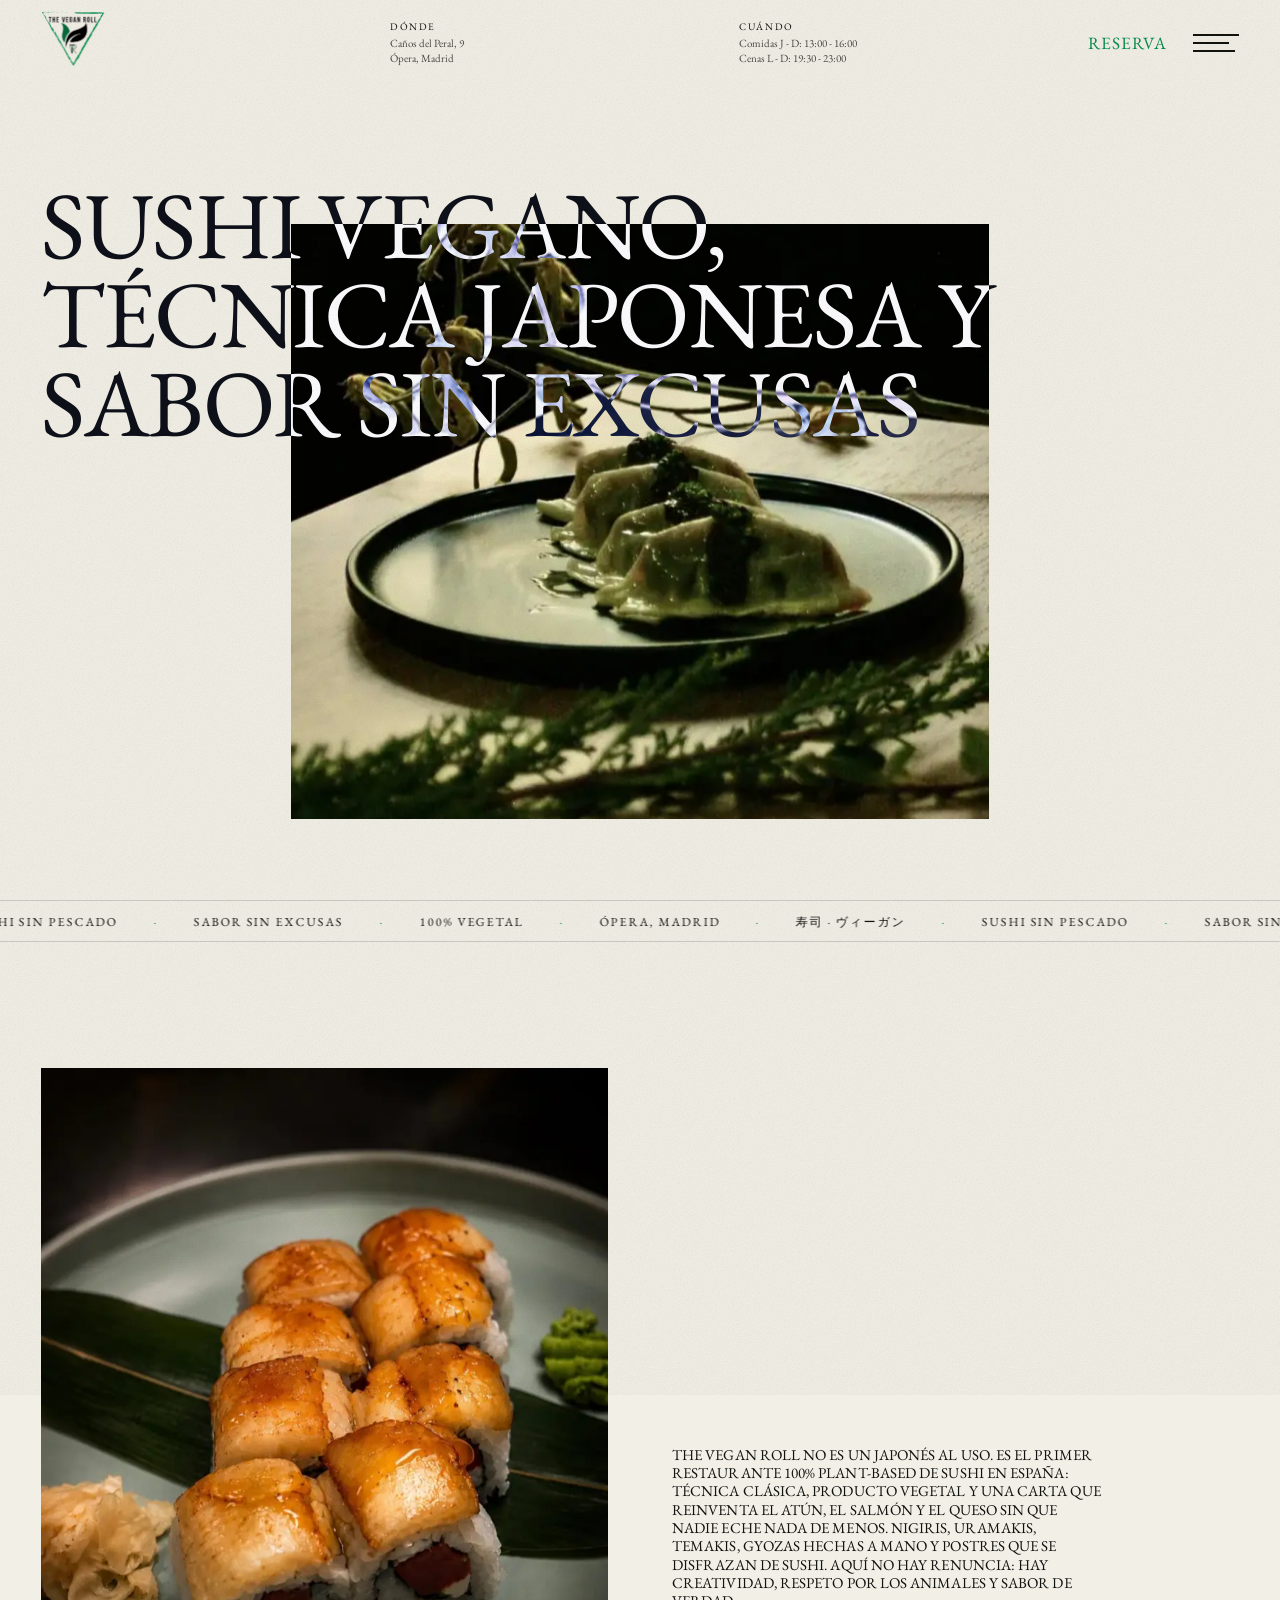
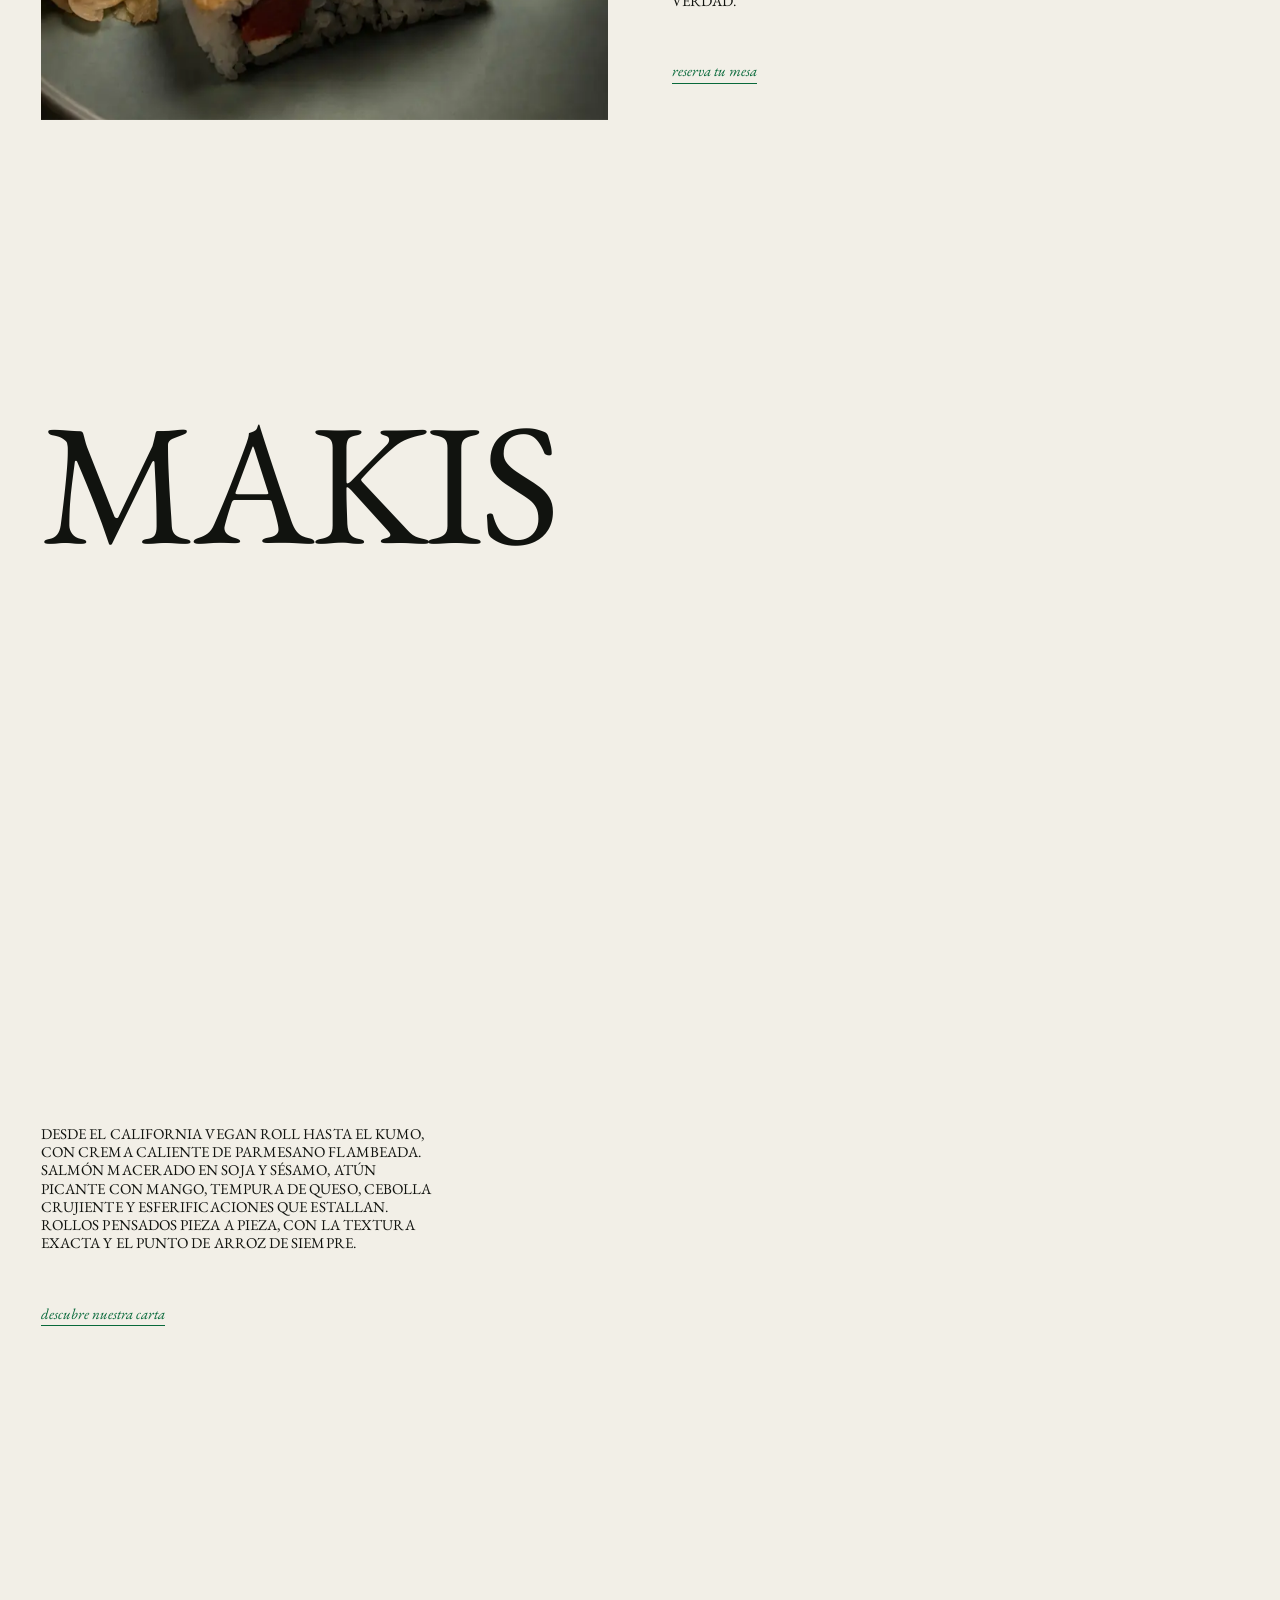
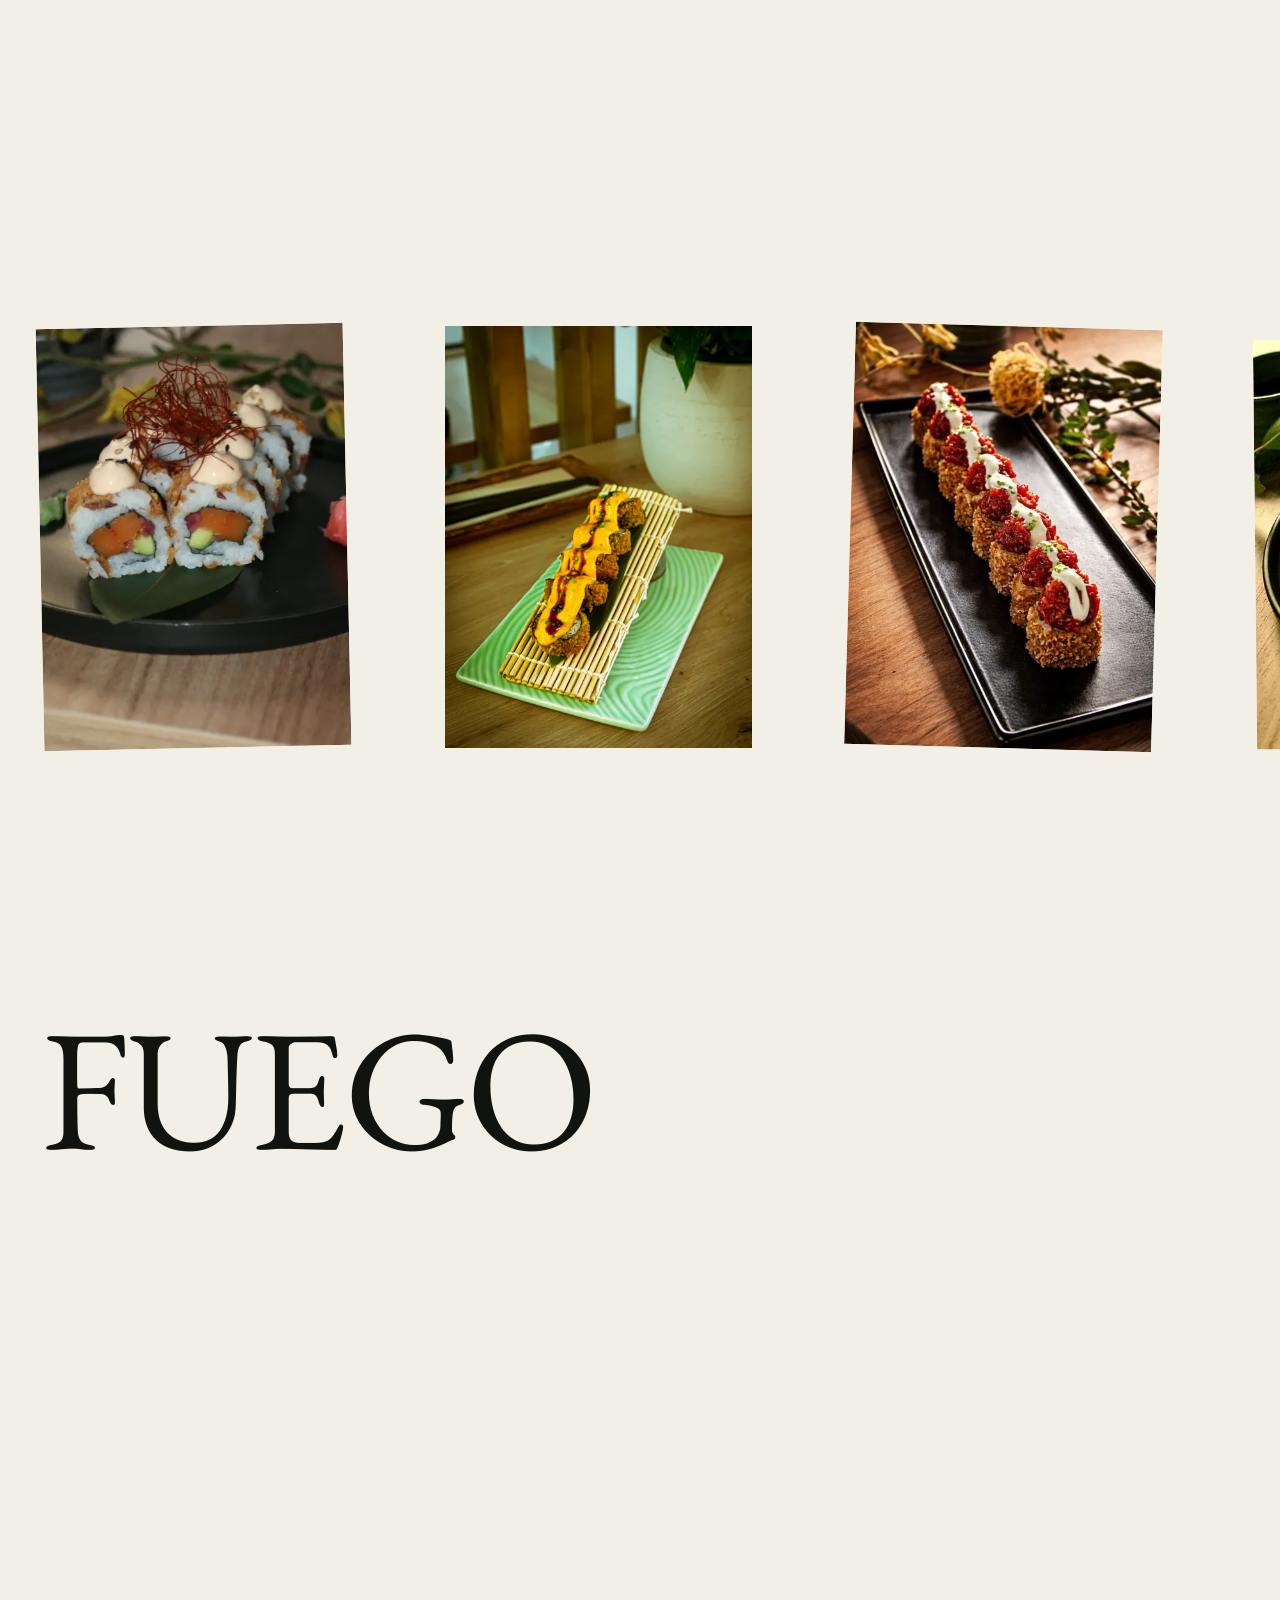
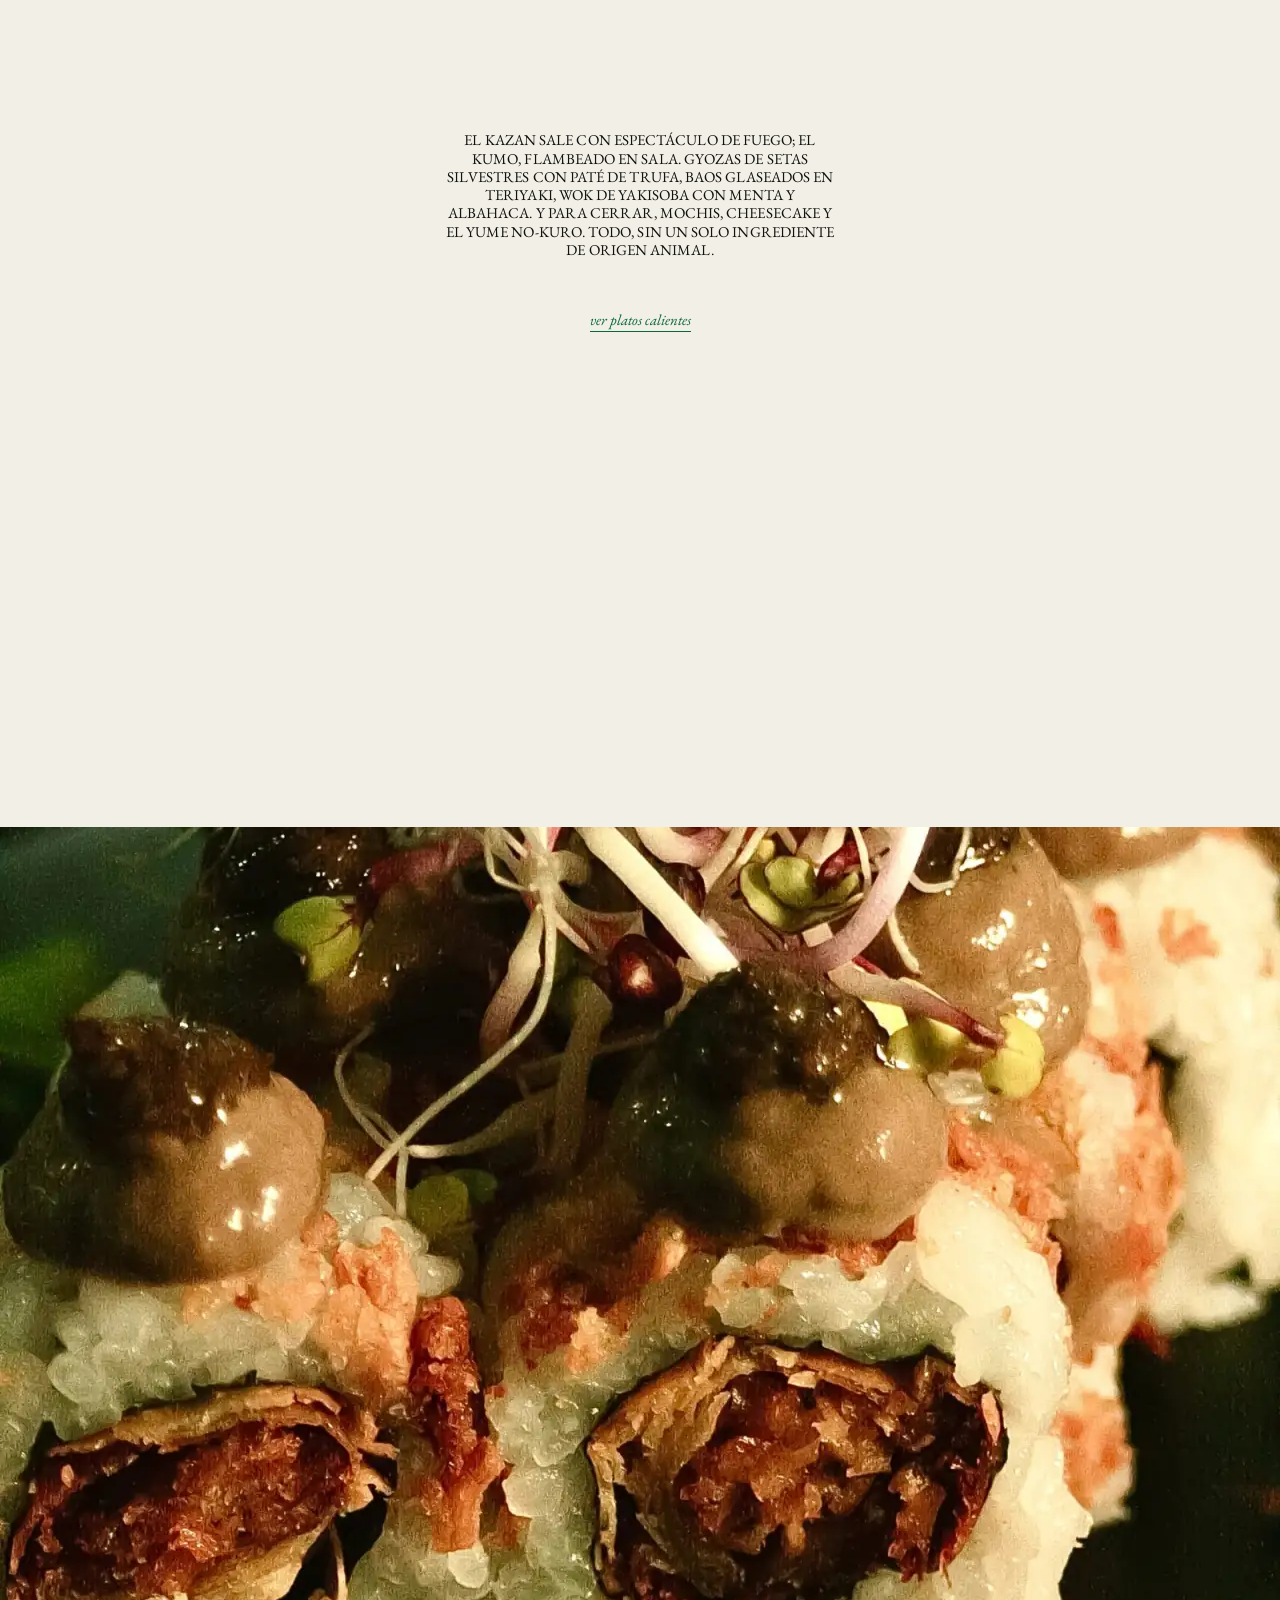
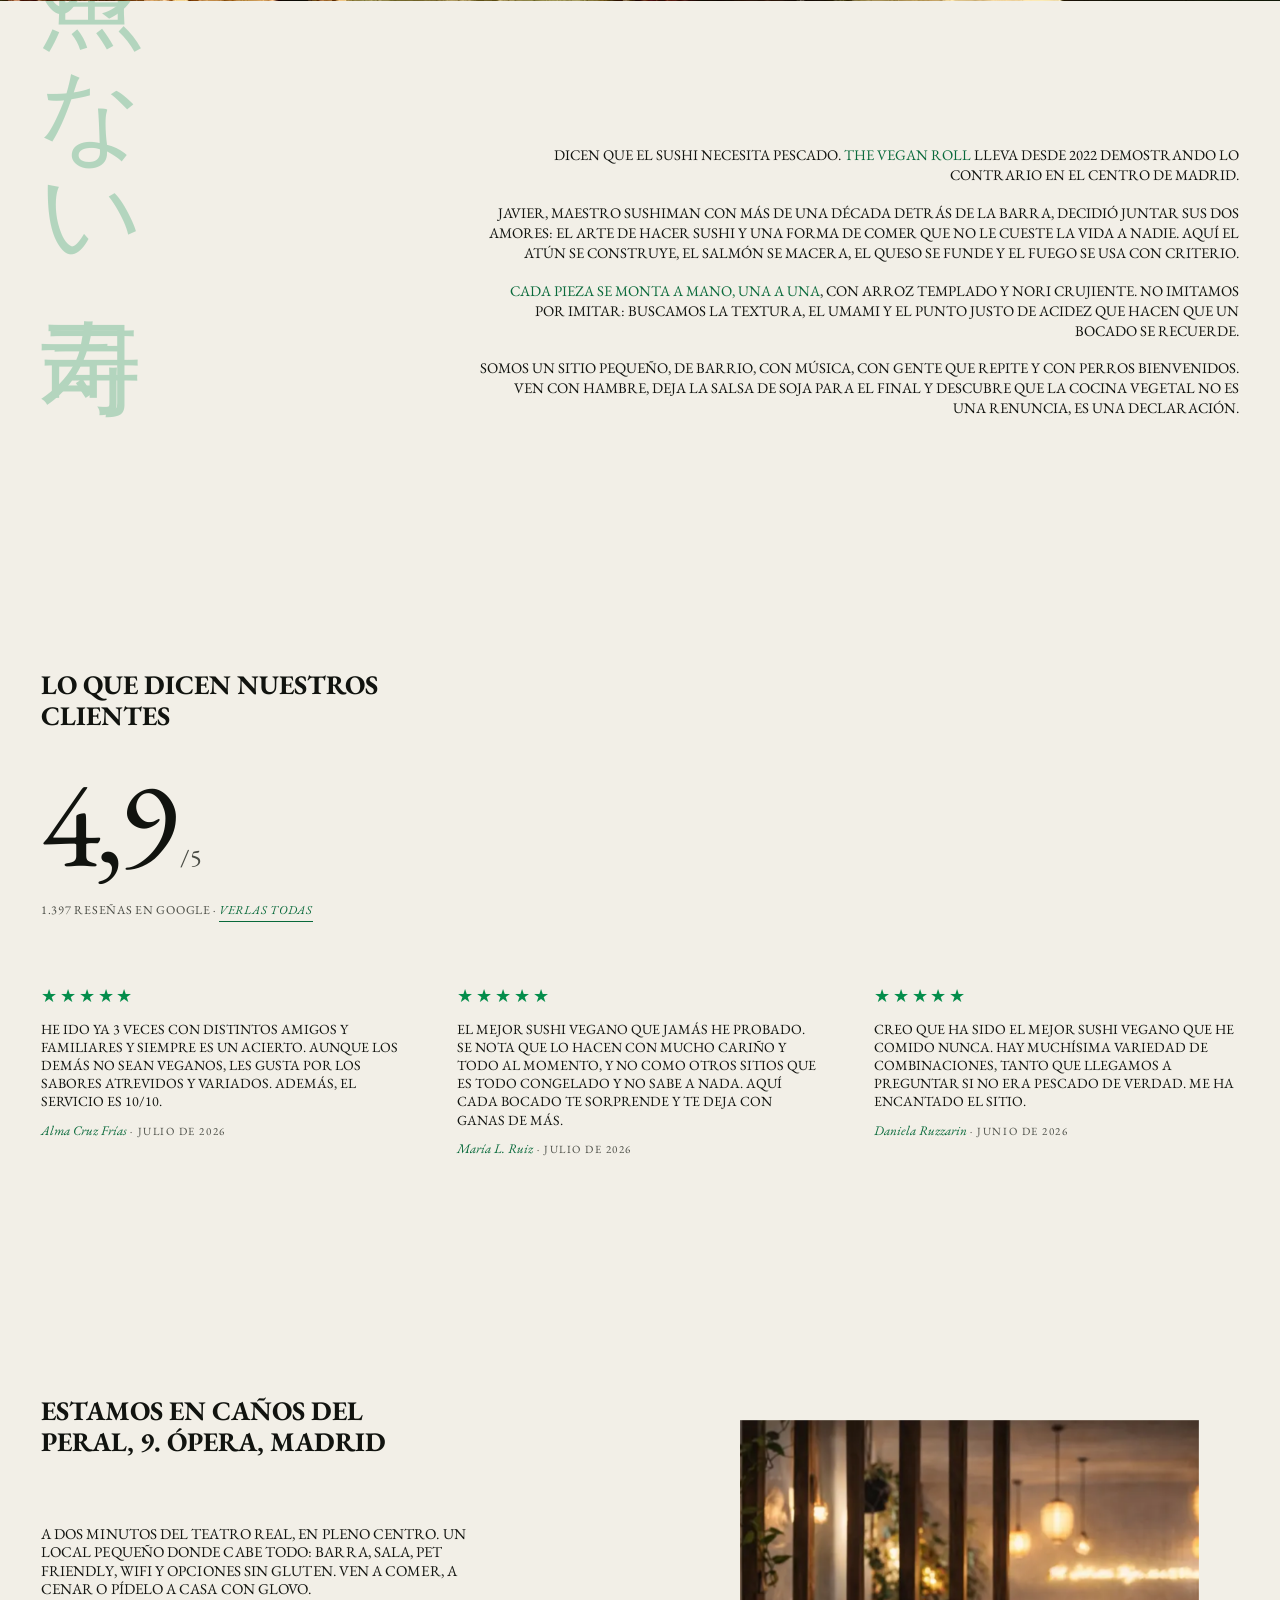
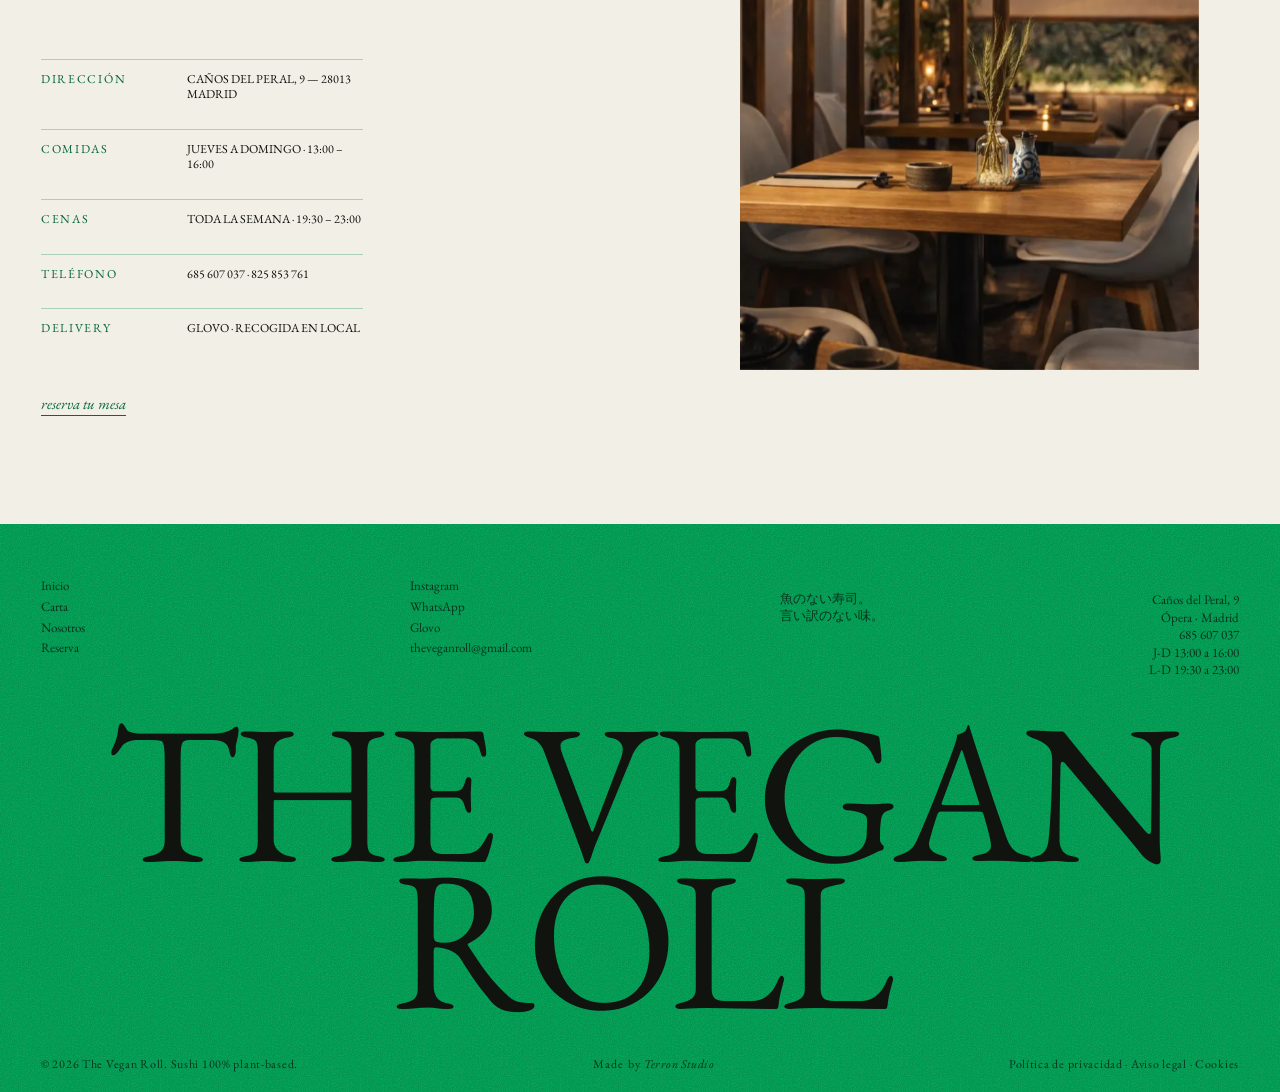
<file: index.html>
<!doctype html>
<html lang="es">
<head>
<meta charset="utf-8">
<meta name="viewport" content="width=device-width, initial-scale=1">
<title>The Vegan Roll — Sushi vegano en Madrid</title>
<meta name="description" content="El primer restaurante 100% plant-based de sushi en España. Técnica japonesa, producto vegetal y sabor sin excusas. Caños del Peral 9, Ópera, Madrid.">
<link rel="icon" href="assets/logo/logo-negro.png">
<link rel="preconnect" href="https://fonts.googleapis.com">
<link rel="preconnect" href="https://fonts.gstatic.com" crossorigin>
<link href="https://fonts.googleapis.com/css2?family=EB+Garamond:ital,wght@0,400;0,500;1,400&display=swap" rel="stylesheet">
<link rel="preload" as="image" href="assets/img/w/local-03-1024.webp" imagesrcset="assets/img/w/local-03-480.webp 480w, assets/img/w/local-03-800.webp 800w, assets/img/w/local-03-1024.webp 1024w, assets/img/w/local-03-1280.webp 1280w" imagesizes="(max-width: 900px) 86vw, (max-width: 1080px) 84vw, (min-width: 1553px) 900px, 58vw" fetchpriority="high">
<link rel="stylesheet" href="assets/css/style.css">
<link rel="canonical" href="https://theveganroll.com/">
<meta name="theme-color" content="#f2efe7" media="(prefers-color-scheme: light)">
<meta name="theme-color" content="#11130f" media="(prefers-color-scheme: dark)">
<meta name="format-detection" content="telephone=no">
<link rel="apple-touch-icon" href="assets/logo/logo-negro.png">
<meta property="og:type" content="restaurant.restaurant">
<meta property="og:site_name" content="The Vegan Roll">
<meta property="og:locale" content="es_ES">
<meta property="og:url" content="https://theveganroll.com/">
<meta property="og:title" content="The Vegan Roll — Sushi vegano en Madrid">
<meta property="og:description" content="El primer restaurante 100% plant-based de sushi en España. Técnica japonesa, producto vegetal y sabor sin excusas. Caños del Peral 9, Ópera, Madrid.">
<meta property="og:image" content="https://theveganroll.com/assets/img/og.jpg">
<meta property="og:image:width" content="1200">
<meta property="og:image:height" content="630">
<meta property="og:image:alt" content="Sushi vegano de The Vegan Roll">
<meta name="twitter:card" content="summary_large_image">
<meta name="twitter:title" content="The Vegan Roll — Sushi vegano en Madrid">
<meta name="twitter:description" content="El primer restaurante 100% plant-based de sushi en España. Técnica japonesa, producto vegetal y sabor sin excusas. Caños del Peral 9, Ópera, Madrid.">
<meta name="twitter:image" content="https://theveganroll.com/assets/img/og.jpg">
</head>
<body>

<header class="header" data-header>
  <div class="header__in">
    <a class="brand" href="index.html" aria-label="The Vegan Roll — inicio">
      <img src="assets/logo/logo-negro.png" alt="The Vegan Roll">
    </a>

    <dl class="meta meta--hide-s">
      <dt>Dónde</dt>
      <dd>Caños del Peral, 9</dd>
      <dd>Ópera, Madrid</dd>
    </dl>

    <dl class="meta meta--hide-s">
      <dt>Cuándo</dt>
      <dd>Comidas J - D: 13:00 - 16:00</dd>
      <dd>Cenas L - D: 19:30 - 23:00</dd>
    </dl>

    <a class="header__cta" href="reserva.html">Reserva</a>

    <button class="burger" data-burger type="button" aria-label="Abrir menú" aria-expanded="false" aria-controls="nav">
      <span></span><span></span><span></span>
    </button>
  </div>
</header>

<nav class="nav" id="nav" data-nav aria-hidden="true">
  <div class="nav__inner">
    <div class="nav__media" data-nav-media aria-hidden="true">
      <figure class="nav__img nav__img--base" data-img="__base"><img src="assets/img/w/local-11-800.webp" alt="" loading="lazy" srcset="assets/img/w/local-11-480.webp 480w, assets/img/w/local-11-800.webp 800w, assets/img/w/local-11-1024.webp 1024w, assets/img/w/local-11-1280.webp 1280w" sizes="(max-width: 900px) 72vw, 23vw" width="1170" height="1712" decoding="async"></figure>
      <figure class="nav__img" data-img="inicio"><img src="assets/img/w/local-01-800.webp" alt="" loading="lazy" srcset="assets/img/w/local-01-480.webp 480w, assets/img/w/local-01-800.webp 800w, assets/img/w/local-01-1024.webp 1024w, assets/img/w/local-01-1280.webp 1280w" sizes="(max-width: 900px) 72vw, 23vw" width="1170" height="1683" decoding="async"></figure>
      <figure class="nav__img" data-img="carta"><img src="assets/img/w/sushi-box-800.webp" alt="" loading="lazy" srcset="assets/img/w/sushi-box-480.webp 480w, assets/img/w/sushi-box-800.webp 800w, assets/img/w/sushi-box-1024.webp 1024w, assets/img/w/sushi-box-1280.webp 1280w" sizes="(max-width: 900px) 72vw, 23vw" width="1280" height="1376" decoding="async"></figure>
      <figure class="nav__img" data-img="nosotros"><img src="assets/img/w/local-09-800.webp" alt="" loading="lazy" srcset="assets/img/w/local-09-480.webp 480w, assets/img/w/local-09-800.webp 800w, assets/img/w/local-09-1024.webp 1024w, assets/img/w/local-09-1280.webp 1280w" sizes="(max-width: 900px) 72vw, 23vw" width="1170" height="1686" decoding="async"></figure>
      <figure class="nav__img" data-img="reserva"><img src="assets/img/w/local-05-800.webp" alt="" loading="lazy" srcset="assets/img/w/local-05-480.webp 480w, assets/img/w/local-05-800.webp 800w, assets/img/w/local-05-1024.webp 1024w, assets/img/w/local-05-1280.webp 1280w" sizes="(max-width: 900px) 72vw, 23vw" width="1170" height="1722" decoding="async"></figure>
      <figure class="nav__img" data-img="instagram"><img src="assets/img/w/krunchy-800.webp" alt="" loading="lazy" srcset="assets/img/w/krunchy-480.webp 480w, assets/img/w/krunchy-800.webp 800w, assets/img/w/krunchy-1024.webp 1024w, assets/img/w/krunchy-1280.webp 1280w" sizes="(max-width: 900px) 72vw, 23vw" width="1280" height="1924" decoding="async"></figure>
    </div>

    <ul class="nav__list">
      <li class="nav__item"><a href="index.html" data-img="inicio">Inicio</a></li>
      <li class="nav__item"><a href="carta.html" data-img="carta">Carta</a></li>
      <li class="nav__item"><a href="nosotros.html" data-img="nosotros">Nosotros</a></li>
      <li class="nav__item"><a href="reserva.html" data-img="reserva">Reserva</a></li>
      <li class="nav__item"><a href="https://www.instagram.com/theveganroll/" target="_blank" rel="noopener" data-img="instagram">Instagram</a></li>
    </ul>
  </div>
</nav>

<main>

  <!-- HERO -->
  <section class="hero">
    <h1 class="hero__title">Sushi vegano, <br>técnica japonesa y <br>sabor sin excusas</h1>
    <figure class="hero__media" data-hero-media>
      <img src="assets/img/w/local-03-1024.webp" alt="Interior del restaurante The Vegan Roll" fetchpriority="high" srcset="assets/img/w/local-03-480.webp 480w, assets/img/w/local-03-800.webp 800w, assets/img/w/local-03-1024.webp 1024w, assets/img/w/local-03-1280.webp 1280w" sizes="(max-width: 900px) 86vw, (max-width: 1080px) 84vw, (min-width: 1553px) 900px, 58vw" width="1170" height="1657">
    </figure>
  </section>

  <div class="marquee">
    <div class="marquee__track" data-marquee="0.4">
      <span>Sushi sin pescado</span><span>·</span>
      <span>Sabor sin excusas</span><span>·</span>
      <span>100% vegetal</span><span>·</span>
      <span>Ópera, Madrid</span><span>·</span>
      <span>寿司 · ヴィーガン</span><span>·</span>
    </div>
  </div>

  <!-- INTRO -->
  <section class="split wrap">
    <figure data-anim="mask">
      <img src="assets/img/w/shinka-800.webp" alt="Shinka Roll de The Vegan Roll" data-parallax="0.08" loading="lazy" srcset="assets/img/w/shinka-480.webp 480w, assets/img/w/shinka-800.webp 800w, assets/img/w/shinka-1024.webp 1024w, assets/img/w/shinka-1280.webp 1280w" sizes="(max-width: 1080px) 92vw, 46vw" width="1260" height="1953" decoding="async">
    </figure>
    <div class="split__text">
      <p class="copy" data-anim>
        The Vegan Roll no es un japonés al uso. Es el primer restaurante 100% plant-based
        de sushi en España: técnica clásica, producto vegetal y una carta que reinventa
        el atún, el salmón y el queso sin que nadie eche nada de menos. Nigiris, uramakis,
        temakis, gyozas hechas a mano y postres que se disfrazan de sushi. Aquí no hay
        renuncia: hay creatividad, respeto por los animales y sabor de verdad.
      </p>
      <a class="link-u" href="reserva.html" data-anim data-anim-delay="1">reserva tu mesa</a>
    </div>
  </section>

  <!-- PALABRA 1 -->
  <section class="reveal-block wrap reveal-block--left">
    <div class="reveal-block__sticky">
      <h2 class="reveal-word" data-word>Makis</h2>
    </div>
    <div class="reveal-block__body">
      <p class="copy" data-anim>
        Desde el California Vegan Roll hasta el Kumo, con crema caliente de parmesano
        flambeada. Salmón macerado en soja y sésamo, atún picante con mango, tempura de
        queso, cebolla crujiente y esferificaciones que estallan. Rollos pensados pieza a
        pieza, con la textura exacta y el punto de arroz de siempre.
      </p>
      <a class="link-u" href="carta.html" data-anim data-anim-delay="1">descubre nuestra carta</a>
    </div>
  </section>

  <!-- GALERÍA -->
  <section class="gallery">
    <div class="gallery__row" data-gallery>
      <figure class="gallery__item"><img src="assets/img/w/krunchy-800.webp" alt="Krunchy Roll" loading="lazy" srcset="assets/img/w/krunchy-480.webp 480w, assets/img/w/krunchy-800.webp 800w, assets/img/w/krunchy-1024.webp 1024w, assets/img/w/krunchy-1280.webp 1280w" sizes="(max-width: 620px) 66vw, (max-width: 1080px) 34vw, 24vw" width="1280" height="1924" decoding="async"></figure>
      <figure class="gallery__item"><img src="assets/img/w/flambeado-800.webp" alt="Roll flambeado con salsa picante" loading="lazy" srcset="assets/img/w/flambeado-480.webp 480w, assets/img/w/flambeado-800.webp 800w, assets/img/w/flambeado-1024.webp 1024w, assets/img/w/flambeado-1280.webp 1280w" sizes="(max-width: 620px) 66vw, (max-width: 1080px) 34vw, 24vw" width="1280" height="1920" decoding="async"></figure>
      <figure class="gallery__item"><img src="assets/img/w/tempure-800.webp" alt="Tempure Cheese Roll" loading="lazy" srcset="assets/img/w/tempure-480.webp 480w, assets/img/w/tempure-800.webp 800w, assets/img/w/tempure-1024.webp 1024w, assets/img/w/tempure-1280.webp 1280w" sizes="(max-width: 620px) 66vw, (max-width: 1080px) 34vw, 24vw" width="1024" height="1536" decoding="async"></figure>
      <figure class="gallery__item"><img src="assets/img/w/nigiri-mango-800.webp" alt="Nigiri de mango" loading="lazy" srcset="assets/img/w/nigiri-mango-480.webp 480w, assets/img/w/nigiri-mango-800.webp 800w, assets/img/w/nigiri-mango-1024.webp 1024w, assets/img/w/nigiri-mango-1280.webp 1280w" sizes="(max-width: 620px) 66vw, (max-width: 1080px) 34vw, 24vw" width="1116" height="1724" decoding="async"></figure>
      <figure class="gallery__item"><img src="assets/img/w/bao-800.webp" alt="Bao Shizen" loading="lazy" srcset="assets/img/w/bao-480.webp 480w, assets/img/w/bao-800.webp 800w, assets/img/w/bao-1024.webp 1024w, assets/img/w/bao-1280.webp 1280w" sizes="(max-width: 620px) 66vw, (max-width: 1080px) 34vw, 24vw" width="1280" height="1722" decoding="async"></figure>
      <figure class="gallery__item"><img src="assets/img/w/sushi-box-800.webp" alt="Sushi Box de 18 piezas" loading="lazy" srcset="assets/img/w/sushi-box-480.webp 480w, assets/img/w/sushi-box-800.webp 800w, assets/img/w/sushi-box-1024.webp 1024w, assets/img/w/sushi-box-1280.webp 1280w" sizes="(max-width: 620px) 66vw, (max-width: 1080px) 34vw, 24vw" width="1280" height="1376" decoding="async"></figure>
      <figure class="gallery__item"><img src="assets/img/w/green-power-800.webp" alt="Temaki Green Power" loading="lazy" srcset="assets/img/w/green-power-480.webp 480w, assets/img/w/green-power-800.webp 800w, assets/img/w/green-power-1024.webp 1024w, assets/img/w/green-power-1280.webp 1280w" sizes="(max-width: 620px) 66vw, (max-width: 1080px) 34vw, 24vw" width="1280" height="1918" decoding="async"></figure>
      <figure class="gallery__item"><img src="assets/img/w/paradise-800.webp" alt="Paradise Roll, postre" loading="lazy" srcset="assets/img/w/paradise-480.webp 480w, assets/img/w/paradise-800.webp 800w, assets/img/w/paradise-1024.webp 1024w, assets/img/w/paradise-1280.webp 1280w" sizes="(max-width: 620px) 66vw, (max-width: 1080px) 34vw, 24vw" width="1280" height="854" decoding="async"></figure>
    </div>
  </section>

  <!-- PALABRA 2 -->
  <section class="reveal-block wrap">
    <div class="reveal-block__sticky">
      <h2 class="reveal-word" data-word>Fuego</h2>
    </div>
    <div class="reveal-block__body">
      <p class="copy" data-anim>
        El Kazan sale con espectáculo de fuego; el Kumo, flambeado en sala. Gyozas de setas
        silvestres con paté de trufa, baos glaseados en teriyaki, wok de yakisoba con menta
        y albahaca. Y para cerrar, mochis, cheesecake y el Yume No-kuro. Todo, sin un solo
        ingrediente de origen animal.
      </p>
      <a class="link-u" href="carta.html#gyozas" data-anim data-anim-delay="1">ver platos calientes</a>
    </div>
  </section>

  <!-- IMAGEN A SANGRE -->
  <section class="bleed">
    <img src="assets/img/w/no-copy-800.webp" alt="No copy – No reply Roll" data-parallax="0.16" loading="lazy" srcset="assets/img/w/no-copy-480.webp 480w, assets/img/w/no-copy-800.webp 800w, assets/img/w/no-copy-1024.webp 1024w, assets/img/w/no-copy-1280.webp 1280w" sizes="100vw" width="1280" height="1918" decoding="async">
  </section>

  <!-- MANIFIESTO EN TRIÁNGULO -->
  <section class="manifesto wrap">
    <p class="manifesto__ghost" aria-hidden="true" data-parallax="0.07">魚のない寿司</p>
    <div class="manifesto__shape" data-anim>
      <p>
        Dicen que el sushi necesita pescado. <em class="hl">The Vegan Roll</em> lleva desde 2022 demostrando lo
        contrario en el centro de Madrid.
      </p>
      <p>
        Javier, maestro sushiman con más de una década detrás de la barra, decidió juntar
        sus dos amores: el arte de hacer sushi y una forma de comer que no le cueste la
        vida a nadie. Aquí el atún se construye, el salmón se macera, el queso se funde y
        el fuego se usa con criterio.
      </p>
      <p>
        <em class="hl">Cada pieza se monta a mano, una a una</em>, con arroz templado y nori crujiente.
        No imitamos por imitar: buscamos la textura, el umami y el punto justo de acidez
        que hacen que un bocado se recuerde.
      </p>
      <p>
        Somos un sitio pequeño, de barrio, con música, con gente que repite y con perros
        bienvenidos. Ven con hambre, deja la salsa de soja para el final y descubre que la
        cocina vegetal no es una renuncia, es una declaración.
      </p>
    </div>
  </section>

  <!-- RESEÑAS
       Datos y textos tomados del perfil de Google del restaurante el 3 de
       septiembre de 2026 (4,9 sobre 1.397 reseñas). Las citas van tal cual
       las escribieron sus autores; el «…» marca dónde se han recortado. -->
  <section class="reviews wrap">
    <div class="reviews__head">
      <h2 class="story__lead" data-anim>Lo que dicen nuestros clientes</h2>
      <p class="reviews__score" data-anim data-anim-delay="1">
        <span class="reviews__num">4,9</span><span class="reviews__of">/5</span>
      </p>
      <p class="reviews__meta" data-anim data-anim-delay="2">
        1.397 reseñas en Google ·
        <a class="link-u" href="https://maps.google.com/?cid=71564320683409384" target="_blank" rel="noopener">verlas todas</a>
      </p>
    </div>

    <ul class="reviews__list">
      <li class="review" data-anim>
        <p class="review__stars" aria-label="5 de 5 estrellas">★★★★★</p>
        <blockquote class="review__text">He ido ya 3 veces con distintos amigos y familiares y siempre es un acierto. Aunque los demás no sean veganos, les gusta por los sabores atrevidos y variados. Además, el servicio es 10/10.</blockquote>
        <p class="review__by"><cite>Alma Cruz Frías</cite> · julio de 2026</p>
      </li>
      <li class="review" data-anim data-anim-delay="1">
        <p class="review__stars" aria-label="5 de 5 estrellas">★★★★★</p>
        <blockquote class="review__text">El mejor sushi vegano que jamás he probado. Se nota que lo hacen con mucho cariño y todo al momento, y no como otros sitios que es todo congelado y no sabe a nada. Aquí cada bocado te sorprende y te deja con ganas de más.</blockquote>
        <p class="review__by"><cite>María L. Ruiz</cite> · julio de 2026</p>
      </li>
      <li class="review" data-anim data-anim-delay="2">
        <p class="review__stars" aria-label="5 de 5 estrellas">★★★★★</p>
        <blockquote class="review__text">Creo que ha sido el mejor sushi vegano que he comido nunca. Hay muchísima variedad de combinaciones, tanto que llegamos a preguntar si no era pescado de verdad. Me ha encantado el sitio.</blockquote>
        <p class="review__by"><cite>Daniela Ruzzarin</cite> · junio de 2026</p>
      </li>
    </ul>
  </section>

  <!-- LOCALIZACIÓN -->
  <section class="place wrap">
    <div class="place__grid">
      <div class="place__data">
        <h2 class="story__lead" data-anim>Estamos en Caños del Peral, 9. Ópera, Madrid</h2>
        <p class="copy" data-anim data-anim-delay="1">
          A dos minutos del Teatro Real, en pleno centro. Un local pequeño donde cabe todo:
          barra, sala, pet friendly, wifi y opciones sin gluten. Ven a comer, a cenar o
          pídelo a casa con Glovo.
        </p>
        <dl class="place__rows" data-anim data-anim-delay="2">
          <div class="place__row"><dt>Dirección</dt><dd>Caños del Peral, 9 — 28013 Madrid</dd></div>
          <div class="place__row"><dt>Comidas</dt><dd>Jueves a domingo · 13:00 – 16:00</dd></div>
          <div class="place__row"><dt>Cenas</dt><dd>Toda la semana · 19:30 – 23:00</dd></div>
          <div class="place__row"><dt>Teléfono</dt><dd><a href="tel:+34685607037">685 607 037</a> · <a href="tel:+34825853761">825 853 761</a></dd></div>
          <div class="place__row"><dt>Delivery</dt><dd><a href="https://glovoapp.com/es/es/madrid/stores/the-vegan-roll-madrid" target="_blank" rel="noopener">Glovo</a> · recogida en local</dd></div>
        </dl>
        <a class="link-u" href="reserva.html" data-anim data-anim-delay="3">reserva tu mesa</a>
      </div>
      <figure class="place__map" data-anim="mask">
        <img src="assets/img/w/sala-800.webp" alt="Sala de The Vegan Roll: mesas de madera, farolillos y plantas" loading="lazy" srcset="assets/img/w/sala-480.webp 480w, assets/img/w/sala-800.webp 800w, assets/img/w/sala-1024.webp 1024w" sizes="(max-width: 1080px) 92vw, 44vw" width="1020" height="1020" decoding="async">
      </figure>
    </div>
  </section>

</main>

<footer class="footer">
  <div class="footer__top">
    <ul class="footer__col">
      <li><a href="index.html">Inicio</a></li>
      <li><a href="carta.html">Carta</a></li>
      <li><a href="nosotros.html">Nosotros</a></li>
      <li><a href="reserva.html">Reserva</a></li>
    </ul>
    <ul class="footer__col">
      <li><a href="https://www.instagram.com/theveganroll/" target="_blank" rel="noopener">Instagram</a></li>
      <li><a href="https://wa.me/34685607037" target="_blank" rel="noopener">WhatsApp</a></li>
      <li><a href="https://glovoapp.com/es/es/madrid/stores/the-vegan-roll-madrid" target="_blank" rel="noopener">Glovo</a></li>
      <li><a href="mailto:theveganroll@gmail.com">theveganroll@gmail.com</a></li>
    </ul>
    <p class="footer__col">魚のない寿司。<br>言い訳のない味。</p>
    <p class="footer__addr">
      Caños del Peral, 9<br>
      Ópera · Madrid<br>
      <a href="tel:+34685607037">685 607 037</a><br>
      J-D 13:00 a 16:00<br>
      L-D 19:30 a 23:00
    </p>
  </div>
  <h2 class="footer__mark">The Vegan Roll</h2>
  <div class="footer__legal">
    <span>© <span data-year>2026</span> The Vegan Roll. Sushi 100% plant-based.</span>
    <span class="footer__credit">Made by <a href="https://terron-studio.com" target="_blank" rel="noopener"><em>Terron Studio</em></a></span>
    <span><a href="privacidad.html">Política de privacidad</a> · <a href="aviso-legal.html">Aviso legal</a> · <a href="cookies.html">Cookies</a></span>
  </div>
</footer>


<script src="assets/js/main.js"></script>
</body>
</html>
</file>
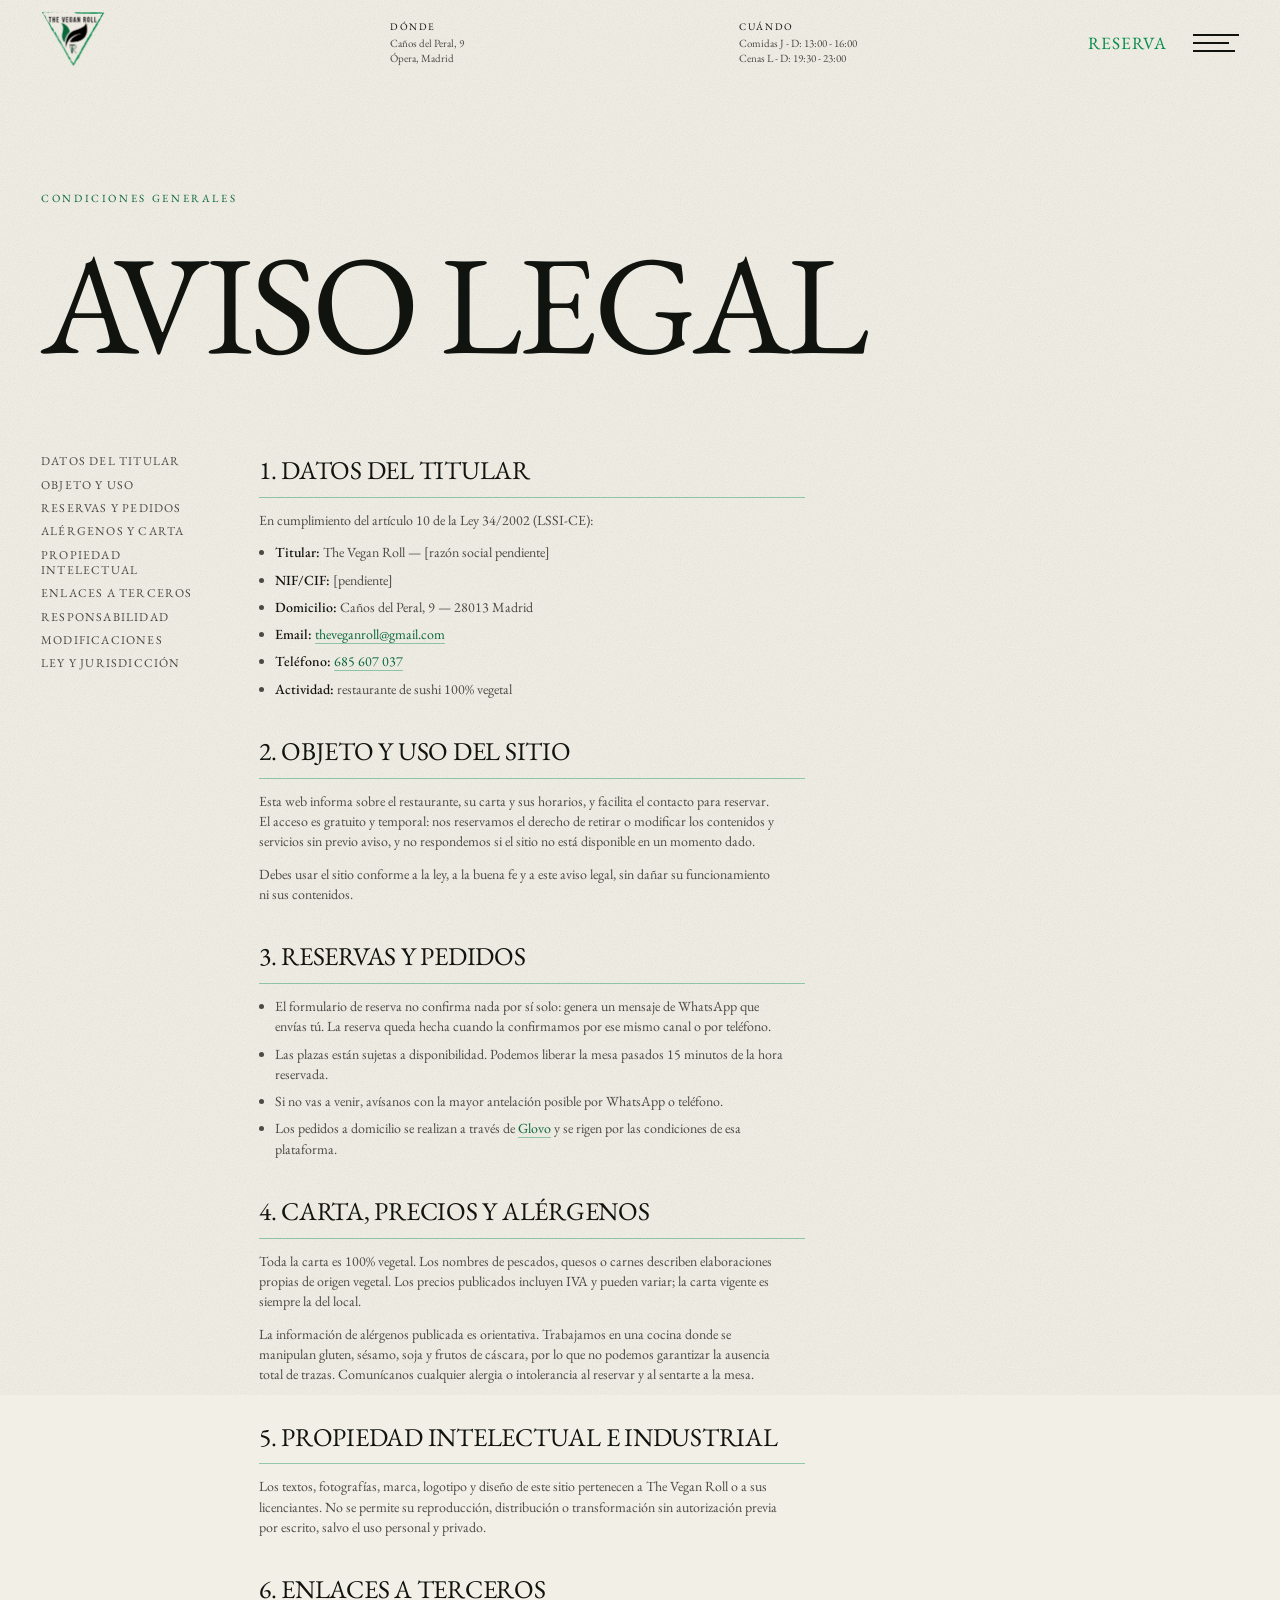
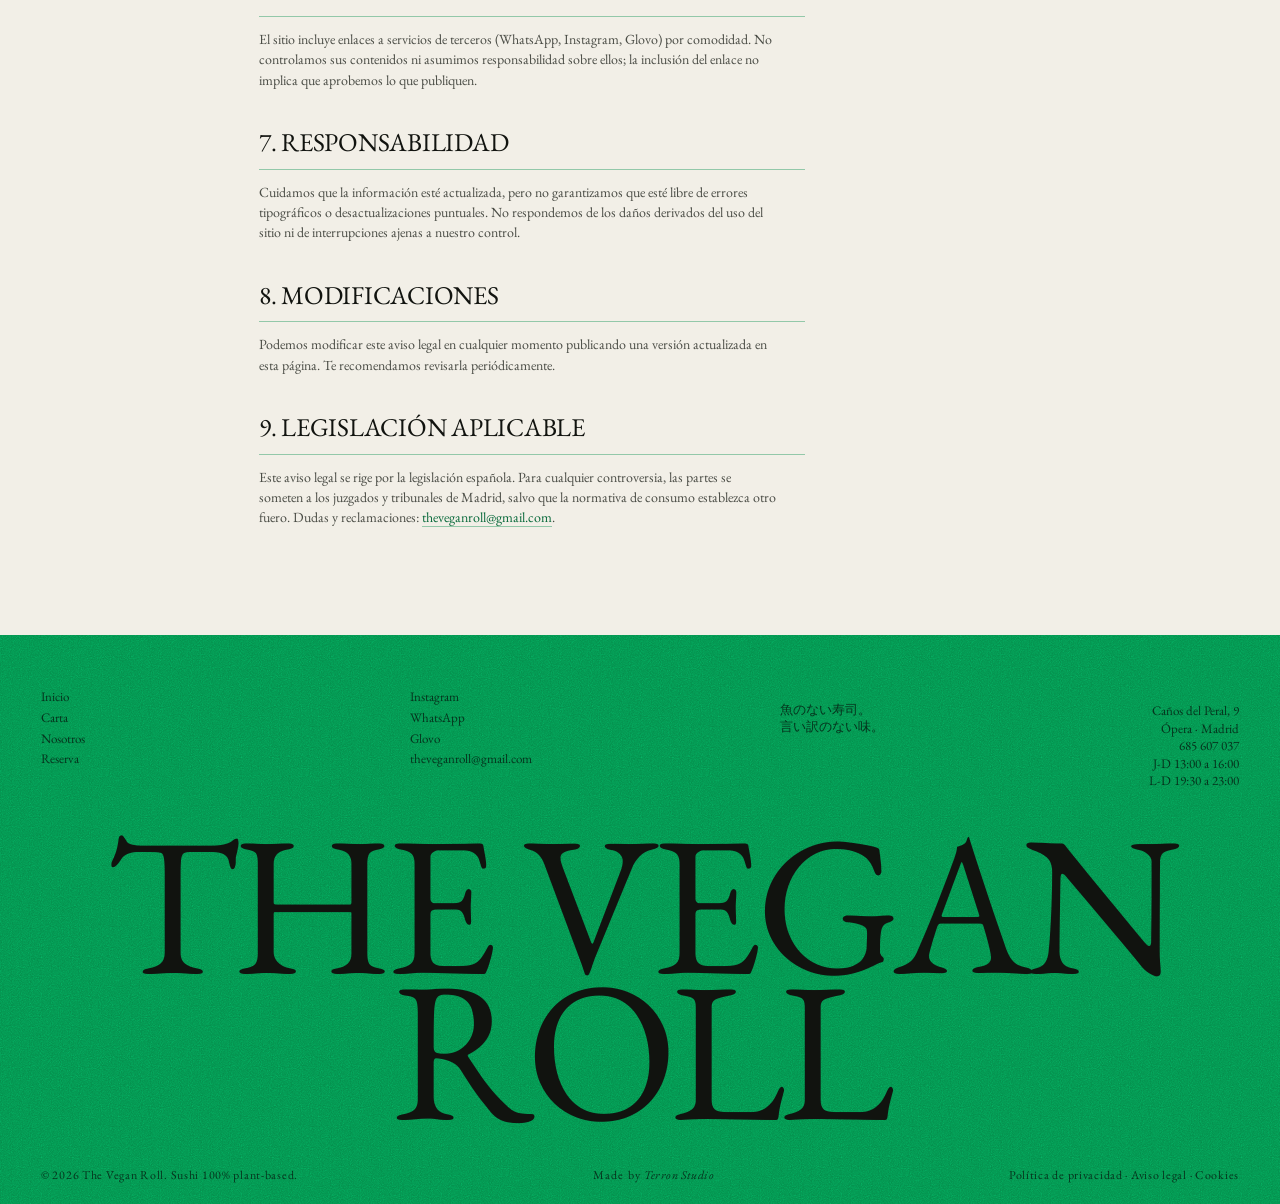
<file: aviso-legal.html>
<!doctype html>
<html lang="es">
<head>
<meta charset="utf-8">
<meta name="viewport" content="width=device-width, initial-scale=1">
<title>Aviso legal — The Vegan Roll</title>
<meta name="description" content="Aviso legal y condiciones de uso de la web de The Vegan Roll, restaurante de sushi vegano en Madrid.">
<meta name="robots" content="noindex, follow">
<link rel="icon" href="assets/logo/logo-negro.png">
<link rel="preconnect" href="https://fonts.googleapis.com">
<link rel="preconnect" href="https://fonts.gstatic.com" crossorigin>
<link href="https://fonts.googleapis.com/css2?family=EB+Garamond:ital,wght@0,400;0,500;1,400&display=swap" rel="stylesheet">
<link rel="stylesheet" href="assets/css/style.css">
<meta name="theme-color" content="#f2efe7" media="(prefers-color-scheme: light)">
<meta name="theme-color" content="#11130f" media="(prefers-color-scheme: dark)">
<meta name="format-detection" content="telephone=no">
<link rel="apple-touch-icon" href="assets/logo/logo-negro.png">
<meta property="og:type" content="website">
<meta property="og:site_name" content="The Vegan Roll">
<meta property="og:locale" content="es_ES">
<meta property="og:url" content="https://theveganroll.com/aviso-legal.html">
<meta property="og:title" content="Aviso legal — The Vegan Roll">
<meta property="og:description" content="Aviso legal y condiciones de uso de la web de The Vegan Roll, restaurante de sushi vegano en Madrid.">
<meta property="og:image" content="https://theveganroll.com/assets/img/og.jpg">
<meta property="og:image:width" content="1200">
<meta property="og:image:height" content="630">
<meta property="og:image:alt" content="Sushi vegano de The Vegan Roll">
<meta name="twitter:card" content="summary_large_image">
<meta name="twitter:title" content="Aviso legal — The Vegan Roll">
<meta name="twitter:description" content="Aviso legal y condiciones de uso de la web de The Vegan Roll, restaurante de sushi vegano en Madrid.">
<meta name="twitter:image" content="https://theveganroll.com/assets/img/og.jpg">
</head>
<body>

<header class="header" data-header>
  <div class="header__in">
    <a class="brand" href="index.html" aria-label="The Vegan Roll — inicio">
      <img src="assets/logo/logo-negro.png" alt="The Vegan Roll">
    </a>

    <dl class="meta meta--hide-s">
      <dt>Dónde</dt>
      <dd>Caños del Peral, 9</dd>
      <dd>Ópera, Madrid</dd>
    </dl>

    <dl class="meta meta--hide-s">
      <dt>Cuándo</dt>
      <dd>Comidas J - D: 13:00 - 16:00</dd>
      <dd>Cenas L - D: 19:30 - 23:00</dd>
    </dl>

    <a class="header__cta" href="reserva.html">Reserva</a>

    <button class="burger" data-burger type="button" aria-label="Abrir menú" aria-expanded="false" aria-controls="nav">
      <span></span><span></span><span></span>
    </button>
  </div>
</header>

<nav class="nav" id="nav" data-nav aria-hidden="true">
  <div class="nav__inner">
    <div class="nav__media" data-nav-media aria-hidden="true">
      <figure class="nav__img nav__img--base" data-img="__base"><img src="assets/img/w/local-11-800.webp" alt="" loading="lazy" srcset="assets/img/w/local-11-480.webp 480w, assets/img/w/local-11-800.webp 800w, assets/img/w/local-11-1024.webp 1024w, assets/img/w/local-11-1280.webp 1280w" sizes="(max-width: 900px) 72vw, 23vw" width="1170" height="1712" decoding="async"></figure>
      <figure class="nav__img" data-img="inicio"><img src="assets/img/w/local-01-800.webp" alt="" loading="lazy" srcset="assets/img/w/local-01-480.webp 480w, assets/img/w/local-01-800.webp 800w, assets/img/w/local-01-1024.webp 1024w, assets/img/w/local-01-1280.webp 1280w" sizes="(max-width: 900px) 72vw, 23vw" width="1170" height="1683" decoding="async"></figure>
      <figure class="nav__img" data-img="carta"><img src="assets/img/w/sushi-box-800.webp" alt="" loading="lazy" srcset="assets/img/w/sushi-box-480.webp 480w, assets/img/w/sushi-box-800.webp 800w, assets/img/w/sushi-box-1024.webp 1024w, assets/img/w/sushi-box-1280.webp 1280w" sizes="(max-width: 900px) 72vw, 23vw" width="1280" height="1376" decoding="async"></figure>
      <figure class="nav__img" data-img="nosotros"><img src="assets/img/w/local-09-800.webp" alt="" loading="lazy" srcset="assets/img/w/local-09-480.webp 480w, assets/img/w/local-09-800.webp 800w, assets/img/w/local-09-1024.webp 1024w, assets/img/w/local-09-1280.webp 1280w" sizes="(max-width: 900px) 72vw, 23vw" width="1170" height="1686" decoding="async"></figure>
      <figure class="nav__img" data-img="reserva"><img src="assets/img/w/local-05-800.webp" alt="" loading="lazy" srcset="assets/img/w/local-05-480.webp 480w, assets/img/w/local-05-800.webp 800w, assets/img/w/local-05-1024.webp 1024w, assets/img/w/local-05-1280.webp 1280w" sizes="(max-width: 900px) 72vw, 23vw" width="1170" height="1722" decoding="async"></figure>
      <figure class="nav__img" data-img="instagram"><img src="assets/img/w/krunchy-800.webp" alt="" loading="lazy" srcset="assets/img/w/krunchy-480.webp 480w, assets/img/w/krunchy-800.webp 800w, assets/img/w/krunchy-1024.webp 1024w, assets/img/w/krunchy-1280.webp 1280w" sizes="(max-width: 900px) 72vw, 23vw" width="1280" height="1924" decoding="async"></figure>
    </div>

    <ul class="nav__list">
      <li class="nav__item"><a href="index.html" data-img="inicio">Inicio</a></li>
      <li class="nav__item"><a href="carta.html" data-img="carta">Carta</a></li>
      <li class="nav__item"><a href="nosotros.html" data-img="nosotros">Nosotros</a></li>
      <li class="nav__item"><a href="reserva.html" data-img="reserva">Reserva</a></li>
      <li class="nav__item"><a href="https://www.instagram.com/theveganroll/" target="_blank" rel="noopener" data-img="instagram">Instagram</a></li>
    </ul>
  </div>
</nav>

<main>

  <section class="page-head wrap">
    <p class="eyebrow" data-anim>Condiciones generales</p>
    <h1 data-anim data-anim-delay="1">Aviso legal</h1>
  </section>

  <section class="legal wrap">
    <div class="legal__grid">
      <nav class="legal__toc" aria-label="Índice del documento">
      <a href="#titular">Datos del titular</a>
      <a href="#objeto">Objeto y uso</a>
      <a href="#reservas">Reservas y pedidos</a>
      <a href="#alergenos">Alérgenos y carta</a>
      <a href="#propiedad">Propiedad intelectual</a>
      <a href="#enlaces">Enlaces a terceros</a>
      <a href="#responsabilidad">Responsabilidad</a>
      <a href="#modificaciones">Modificaciones</a>
      <a href="#ley">Ley y jurisdicción</a>
      </nav>
      <div class="legal__body">
        <section id="titular" data-anim>
          <h2>1. Datos del titular</h2>
          <p>En cumplimiento del artículo 10 de la Ley 34/2002 (LSSI-CE):</p>
          <ul>
            <li><strong>Titular:</strong> The Vegan Roll — [razón social pendiente]</li>
            <li><strong>NIF/CIF:</strong> [pendiente]</li>
            <li><strong>Domicilio:</strong> Caños del Peral, 9 — 28013 Madrid</li>
            <li><strong>Email:</strong> <a href="mailto:theveganroll@gmail.com">theveganroll@gmail.com</a></li>
            <li><strong>Teléfono:</strong> <a href="tel:+34685607037">685 607 037</a></li>
            <li><strong>Actividad:</strong> restaurante de sushi 100% vegetal</li>
          </ul>
        </section>

        <section id="objeto" data-anim>
          <h2>2. Objeto y uso del sitio</h2>
          <p>
            Esta web informa sobre el restaurante, su carta y sus horarios, y facilita el contacto para reservar.
            El acceso es gratuito y temporal: nos reservamos el derecho de retirar o modificar los contenidos y
            servicios sin previo aviso, y no respondemos si el sitio no está disponible en un momento dado.
          </p>
          <p>Debes usar el sitio conforme a la ley, a la buena fe y a este aviso legal, sin dañar su funcionamiento ni sus contenidos.</p>
        </section>

        <section id="reservas" data-anim>
          <h2>3. Reservas y pedidos</h2>
          <ul>
            <li>El formulario de reserva no confirma nada por sí solo: genera un mensaje de WhatsApp que envías tú. La reserva queda hecha cuando la confirmamos por ese mismo canal o por teléfono.</li>
            <li>Las plazas están sujetas a disponibilidad. Podemos liberar la mesa pasados 15 minutos de la hora reservada.</li>
            <li>Si no vas a venir, avísanos con la mayor antelación posible por WhatsApp o teléfono.</li>
            <li>Los pedidos a domicilio se realizan a través de <a href="https://glovoapp.com/es/es/madrid/stores/the-vegan-roll-madrid" target="_blank" rel="noopener">Glovo</a> y se rigen por las condiciones de esa plataforma.</li>
          </ul>
        </section>

        <section id="alergenos" data-anim>
          <h2>4. Carta, precios y alérgenos</h2>
          <p>
            Toda la carta es 100% vegetal. Los nombres de pescados, quesos o carnes describen elaboraciones
            propias de origen vegetal. Los precios publicados incluyen IVA y pueden variar; la carta vigente es
            siempre la del local.
          </p>
          <p>
            La información de alérgenos publicada es orientativa. Trabajamos en una cocina donde se manipulan
            gluten, sésamo, soja y frutos de cáscara, por lo que no podemos garantizar la ausencia total de
            trazas. Comunícanos cualquier alergia o intolerancia al reservar y al sentarte a la mesa.
          </p>
        </section>

        <section id="propiedad" data-anim>
          <h2>5. Propiedad intelectual e industrial</h2>
          <p>
            Los textos, fotografías, marca, logotipo y diseño de este sitio pertenecen a The Vegan Roll o a sus
            licenciantes. No se permite su reproducción, distribución o transformación sin autorización previa
            por escrito, salvo el uso personal y privado.
          </p>
        </section>

        <section id="enlaces" data-anim>
          <h2>6. Enlaces a terceros</h2>
          <p>
            El sitio incluye enlaces a servicios de terceros (WhatsApp, Instagram, Glovo) por comodidad. No
            controlamos sus contenidos ni asumimos responsabilidad sobre ellos; la inclusión del enlace no
            implica que aprobemos lo que publiquen.
          </p>
        </section>

        <section id="responsabilidad" data-anim>
          <h2>7. Responsabilidad</h2>
          <p>
            Cuidamos que la información esté actualizada, pero no garantizamos que esté libre de errores
            tipográficos o desactualizaciones puntuales. No respondemos de los daños derivados del uso del sitio
            ni de interrupciones ajenas a nuestro control.
          </p>
        </section>

        <section id="modificaciones" data-anim>
          <h2>8. Modificaciones</h2>
          <p>Podemos modificar este aviso legal en cualquier momento publicando una versión actualizada en esta página. Te recomendamos revisarla periódicamente.</p>
        </section>

        <section id="ley" data-anim>
          <h2>9. Legislación aplicable</h2>
          <p>
            Este aviso legal se rige por la legislación española. Para cualquier controversia, las partes se
            someten a los juzgados y tribunales de Madrid, salvo que la normativa de consumo establezca otro fuero.
            Dudas y reclamaciones: <a href="mailto:theveganroll@gmail.com">theveganroll@gmail.com</a>.
          </p>
        </section>
      </div>
    </div>
  </section>

</main>

<footer class="footer">
  <div class="footer__top">
    <ul class="footer__col">
      <li><a href="index.html">Inicio</a></li>
      <li><a href="carta.html">Carta</a></li>
      <li><a href="nosotros.html">Nosotros</a></li>
      <li><a href="reserva.html">Reserva</a></li>
    </ul>
    <ul class="footer__col">
      <li><a href="https://www.instagram.com/theveganroll/" target="_blank" rel="noopener">Instagram</a></li>
      <li><a href="https://wa.me/34685607037" target="_blank" rel="noopener">WhatsApp</a></li>
      <li><a href="https://glovoapp.com/es/es/madrid/stores/the-vegan-roll-madrid" target="_blank" rel="noopener">Glovo</a></li>
      <li><a href="mailto:theveganroll@gmail.com">theveganroll@gmail.com</a></li>
    </ul>
    <p class="footer__col">魚のない寿司。<br>言い訳のない味。</p>
    <p class="footer__addr">
      Caños del Peral, 9<br>
      Ópera · Madrid<br>
      <a href="tel:+34685607037">685 607 037</a><br>
      J-D 13:00 a 16:00<br>
      L-D 19:30 a 23:00
    </p>
  </div>
  <h2 class="footer__mark">The Vegan Roll</h2>
  <div class="footer__legal">
    <span>© <span data-year>2026</span> The Vegan Roll. Sushi 100% plant-based.</span>
    <span class="footer__credit">Made by <a href="https://terron-studio.com" target="_blank" rel="noopener"><em>Terron Studio</em></a></span>
    <span><a href="privacidad.html">Política de privacidad</a> · <a href="aviso-legal.html">Aviso legal</a> · <a href="cookies.html">Cookies</a></span>
  </div>
</footer>


<script src="assets/js/main.js"></script>
</body>
</html>
</file>
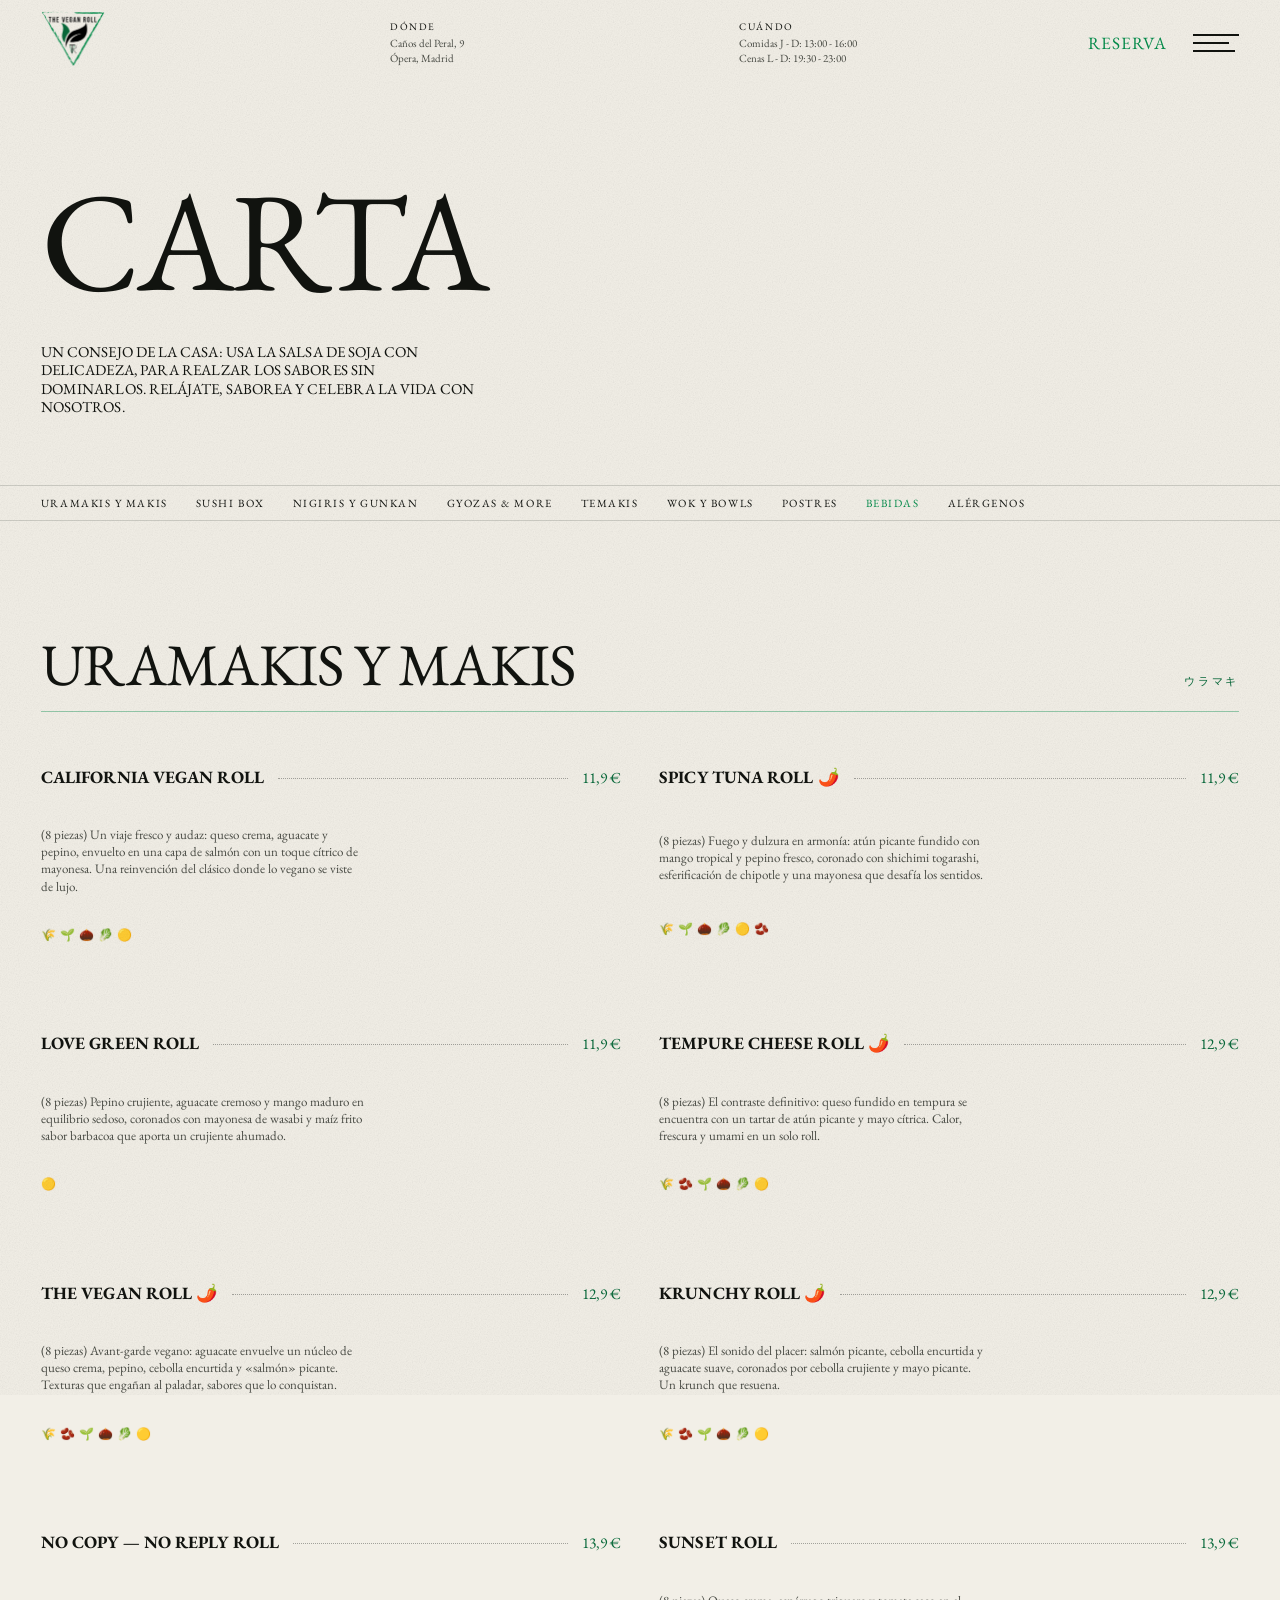
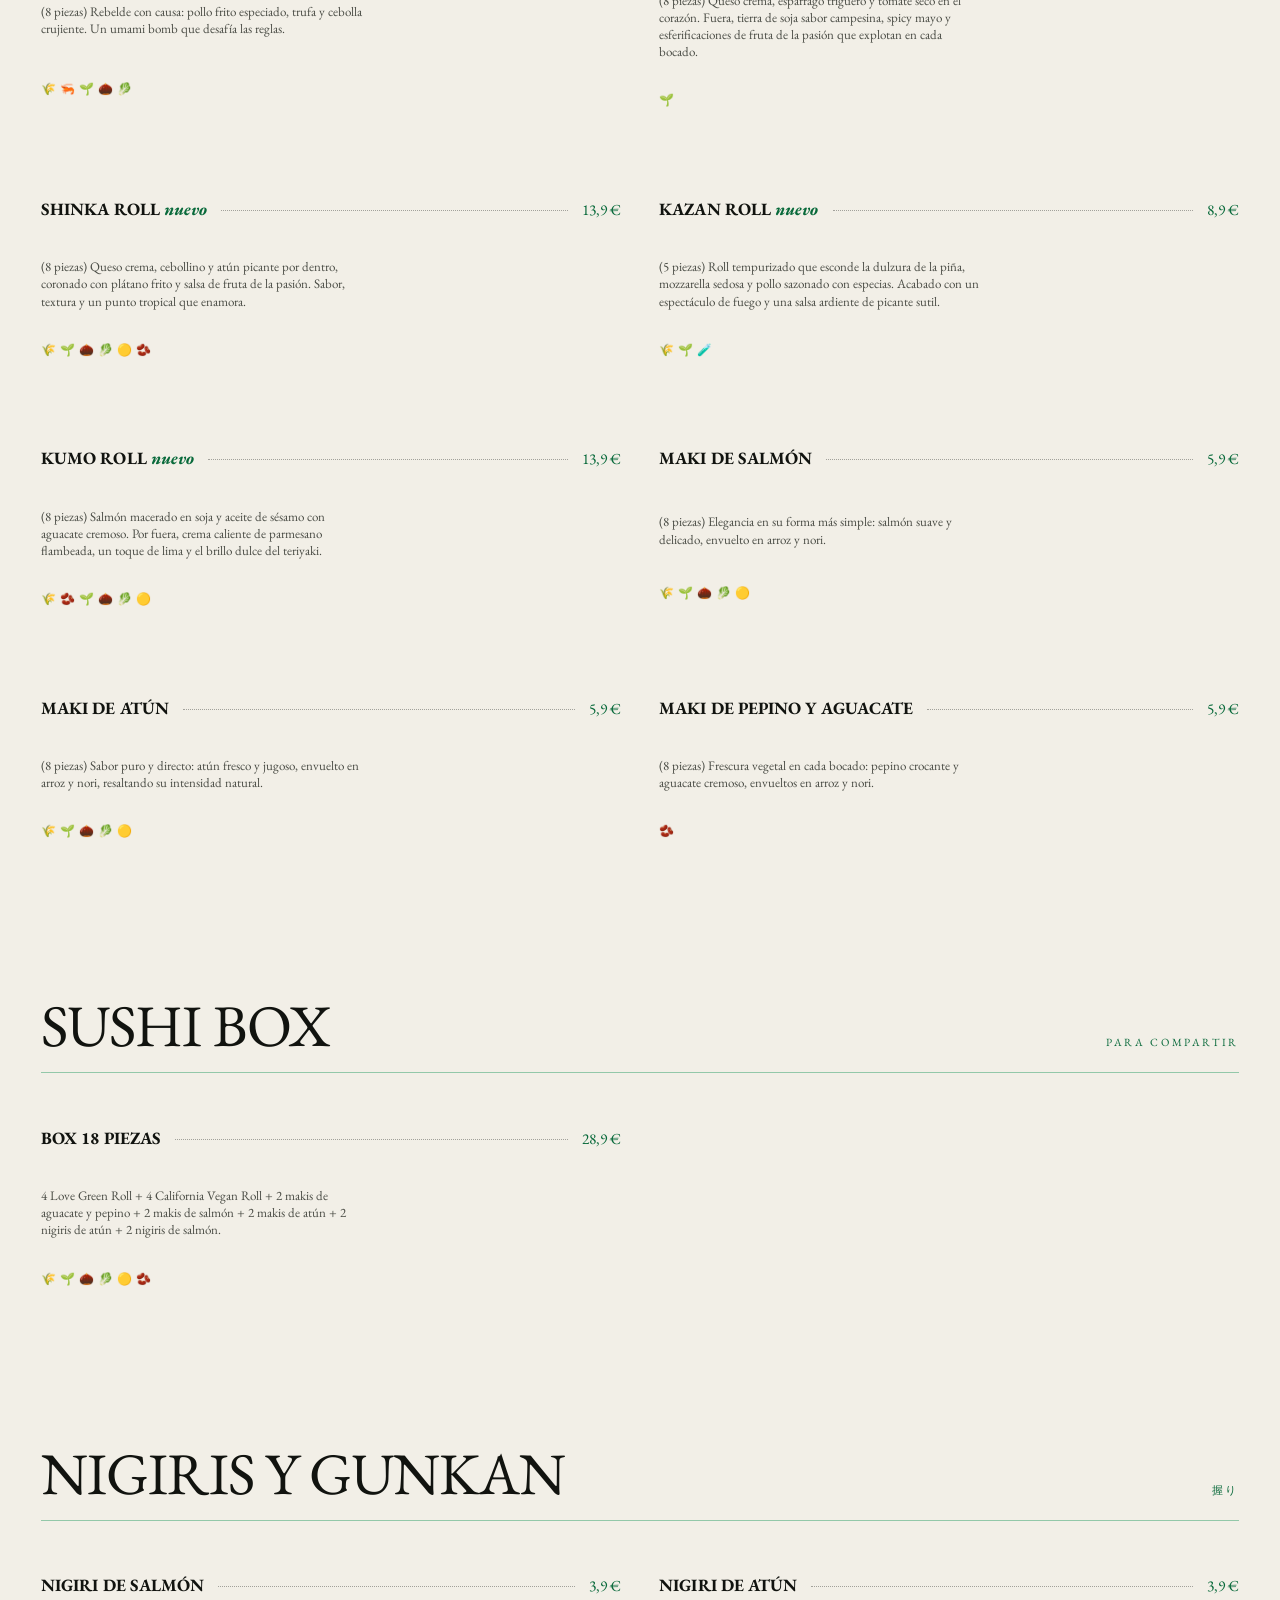
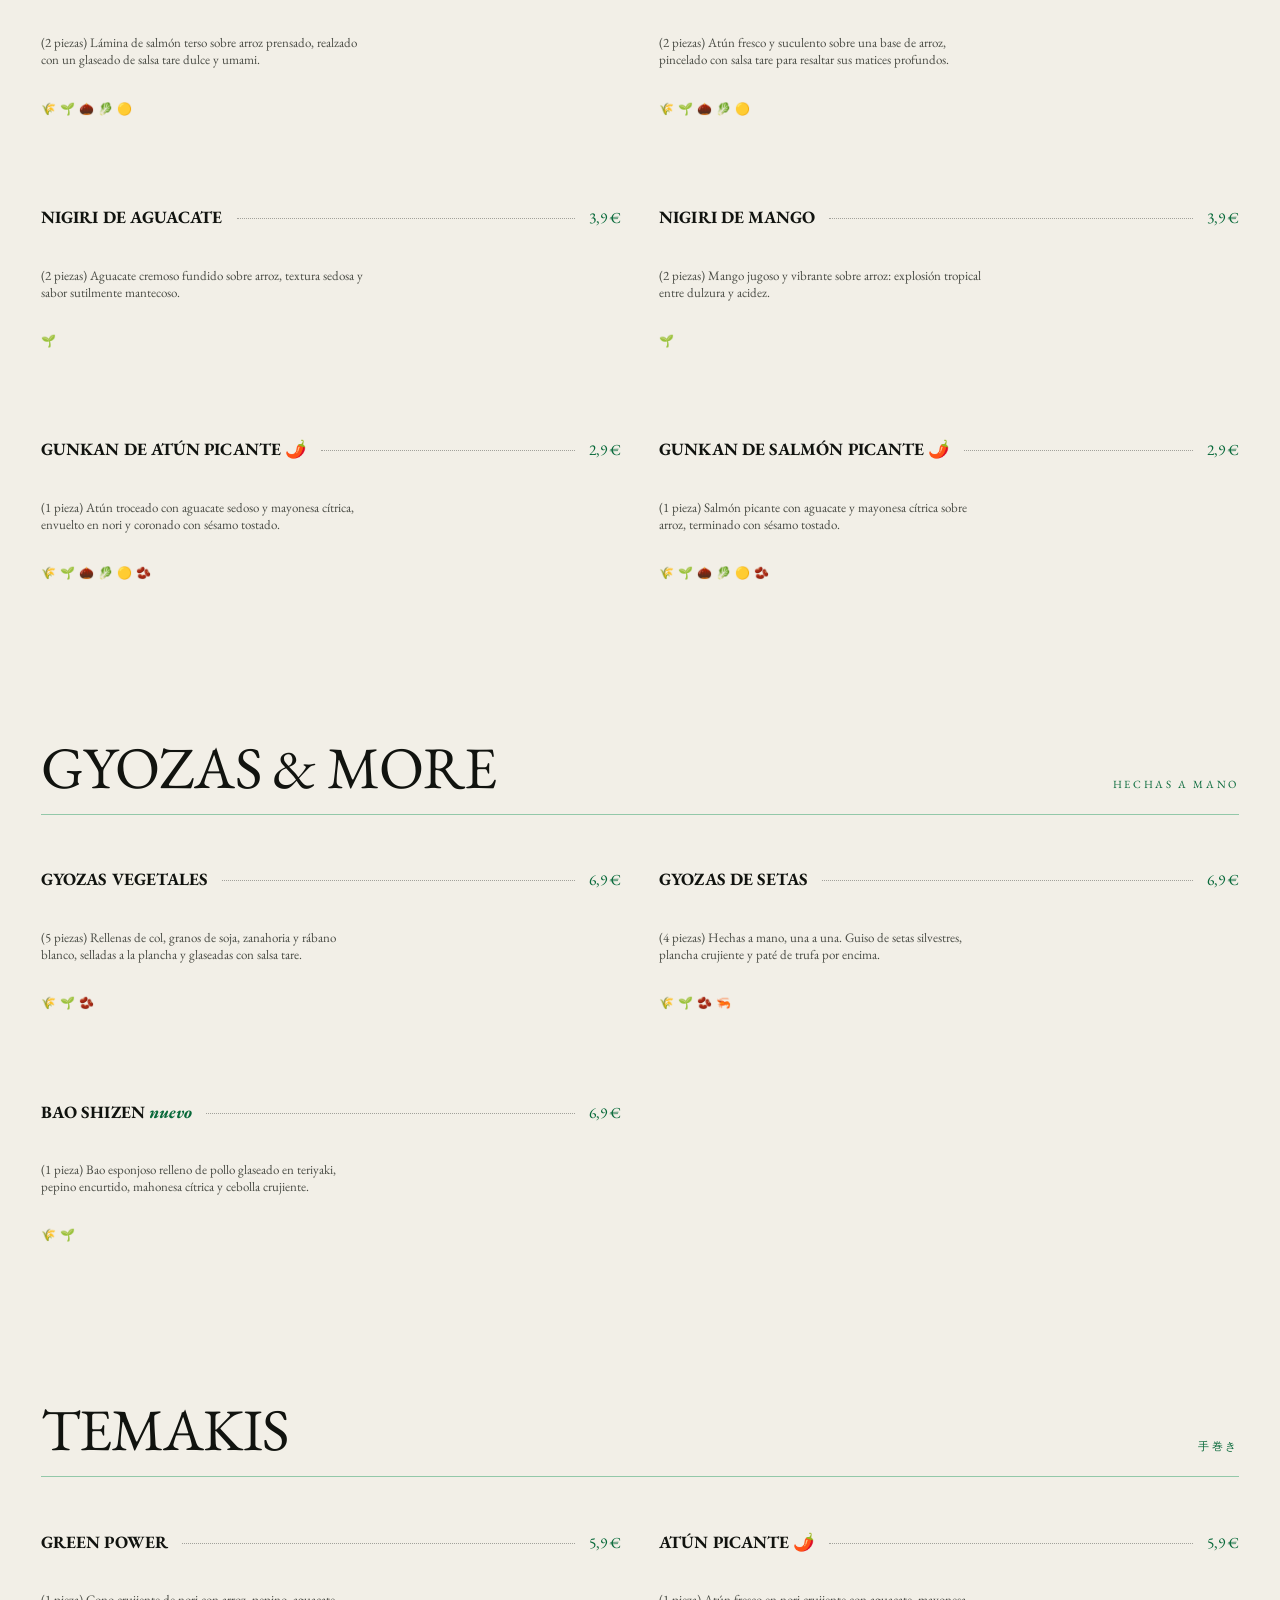
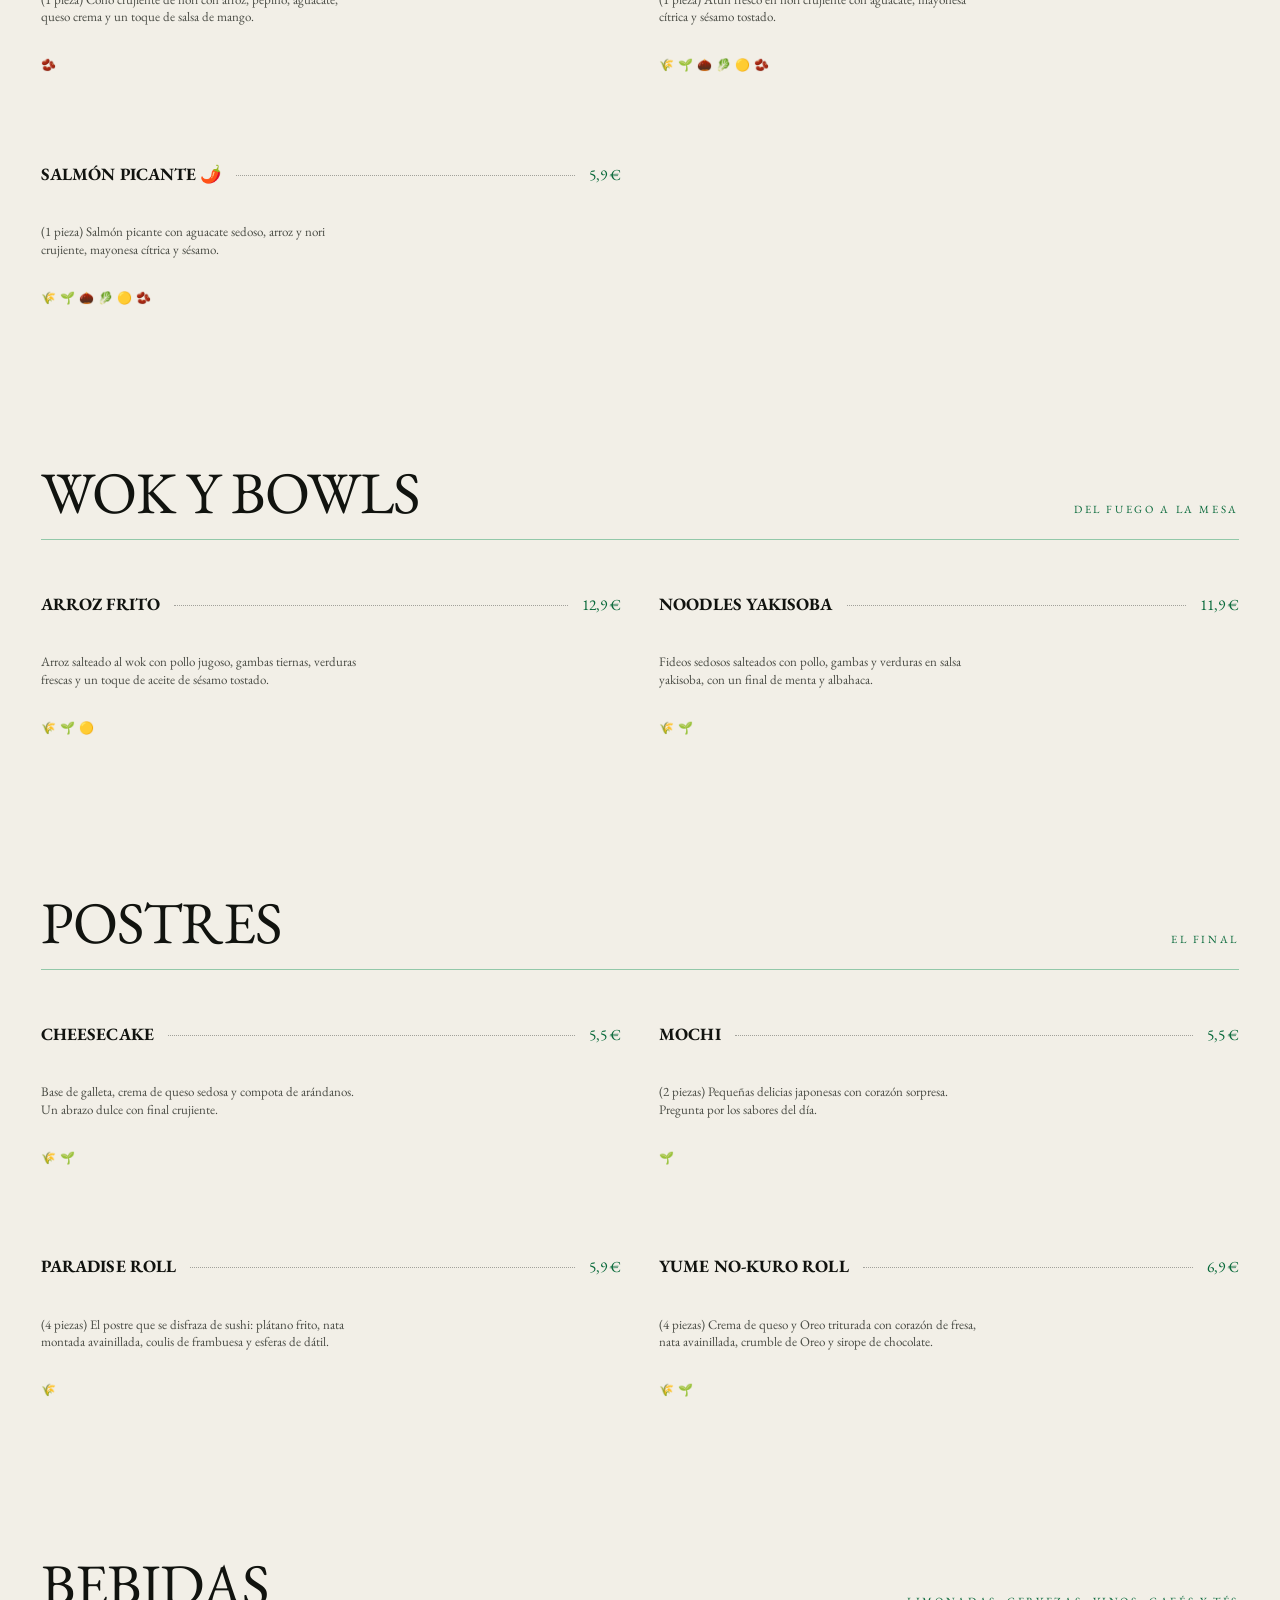
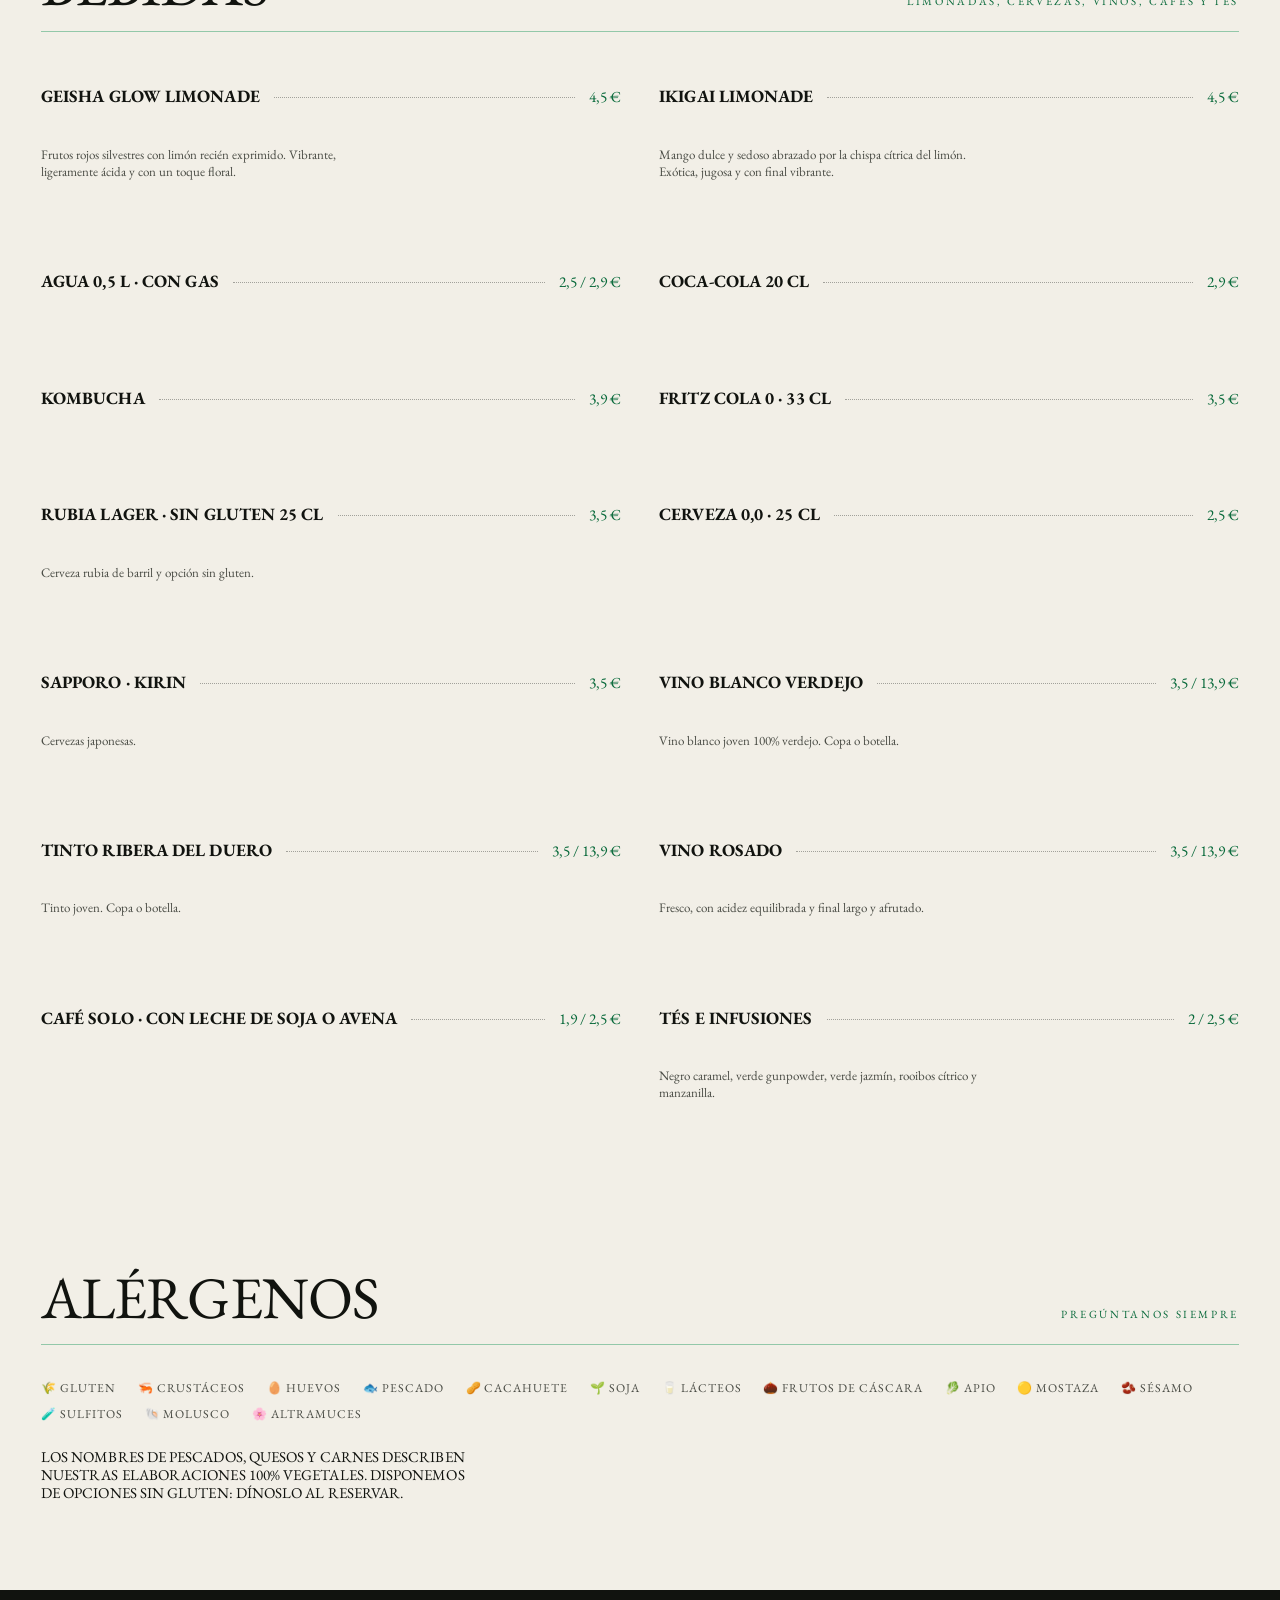
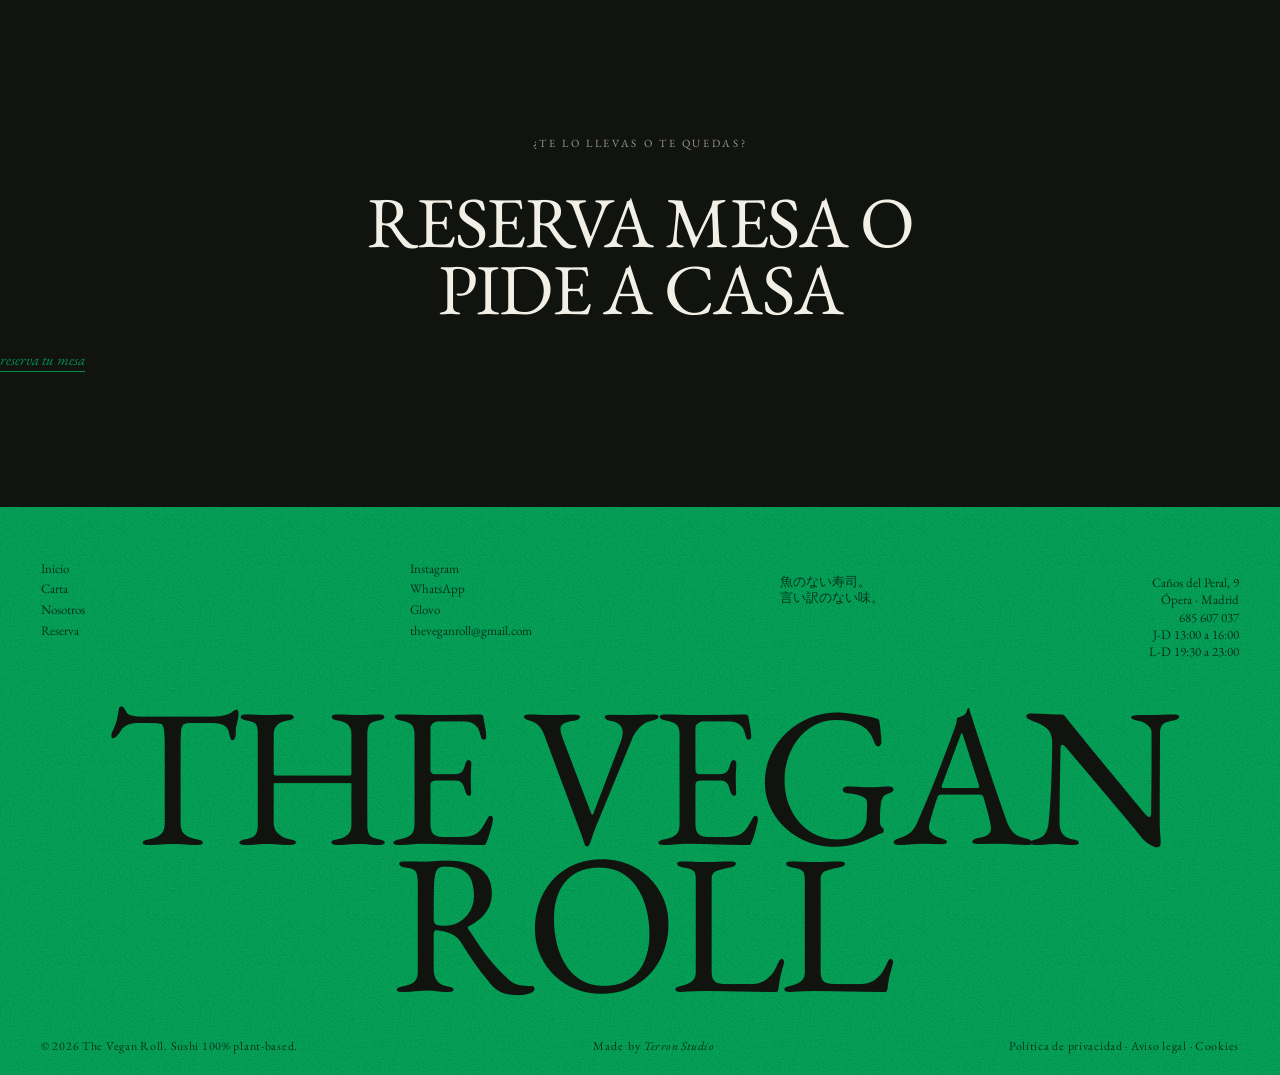
<file: carta.html>
<!doctype html>
<html lang="es">
<head>
<meta charset="utf-8">
<meta name="viewport" content="width=device-width, initial-scale=1">
<title>Carta — The Vegan Roll</title>
<meta name="description" content="Carta 100% plant-based de The Vegan Roll: uramakis, nigiris, gunkan, temakis, gyozas, wok, postres y bebidas. Sushi vegano en Ópera, Madrid.">
<link rel="icon" href="assets/logo/logo-negro.png">
<link rel="preconnect" href="https://fonts.googleapis.com">
<link rel="preconnect" href="https://fonts.gstatic.com" crossorigin>
<link href="https://fonts.googleapis.com/css2?family=EB+Garamond:ital,wght@0,400;0,500;1,400&display=swap" rel="stylesheet">
<link rel="stylesheet" href="assets/css/style.css">
<link rel="canonical" href="https://theveganroll.com/carta.html">
<meta name="theme-color" content="#f2efe7" media="(prefers-color-scheme: light)">
<meta name="theme-color" content="#11130f" media="(prefers-color-scheme: dark)">
<meta name="format-detection" content="telephone=no">
<link rel="apple-touch-icon" href="assets/logo/logo-negro.png">
<meta property="og:type" content="website">
<meta property="og:site_name" content="The Vegan Roll">
<meta property="og:locale" content="es_ES">
<meta property="og:url" content="https://theveganroll.com/carta.html">
<meta property="og:title" content="Carta — The Vegan Roll">
<meta property="og:description" content="Carta 100% plant-based de The Vegan Roll: uramakis, nigiris, gunkan, temakis, gyozas, wok, postres y bebidas. Sushi vegano en Ópera, Madrid.">
<meta property="og:image" content="https://theveganroll.com/assets/img/og.jpg">
<meta property="og:image:width" content="1200">
<meta property="og:image:height" content="630">
<meta property="og:image:alt" content="Sushi vegano de The Vegan Roll">
<meta name="twitter:card" content="summary_large_image">
<meta name="twitter:title" content="Carta — The Vegan Roll">
<meta name="twitter:description" content="Carta 100% plant-based de The Vegan Roll: uramakis, nigiris, gunkan, temakis, gyozas, wok, postres y bebidas. Sushi vegano en Ópera, Madrid.">
<meta name="twitter:image" content="https://theveganroll.com/assets/img/og.jpg">
</head>
<body>

<header class="header" data-header>
  <div class="header__in">
    <a class="brand" href="index.html" aria-label="The Vegan Roll — inicio">
      <img src="assets/logo/logo-negro.png" alt="The Vegan Roll">
    </a>
    <dl class="meta meta--hide-s">
      <dt>Dónde</dt><dd>Caños del Peral, 9</dd><dd>Ópera, Madrid</dd>
    </dl>
    <dl class="meta meta--hide-s">
      <dt>Cuándo</dt><dd>Comidas J - D: 13:00 - 16:00</dd><dd>Cenas L - D: 19:30 - 23:00</dd>
    </dl>
    <a class="header__cta" href="reserva.html">Reserva</a>
    <button class="burger" data-burger type="button" aria-label="Abrir menú" aria-expanded="false" aria-controls="nav">
      <span></span><span></span><span></span>
    </button>
  </div>
</header>

<nav class="nav" id="nav" data-nav aria-hidden="true">
  <div class="nav__inner">
    <div class="nav__media" data-nav-media aria-hidden="true">
      <figure class="nav__img nav__img--base" data-img="__base"><img src="assets/img/w/local-11-800.webp" alt="" loading="lazy" srcset="assets/img/w/local-11-480.webp 480w, assets/img/w/local-11-800.webp 800w, assets/img/w/local-11-1024.webp 1024w, assets/img/w/local-11-1280.webp 1280w" sizes="(max-width: 900px) 72vw, 23vw" width="1170" height="1712" decoding="async"></figure>
      <figure class="nav__img" data-img="inicio"><img src="assets/img/w/local-01-800.webp" alt="" loading="lazy" srcset="assets/img/w/local-01-480.webp 480w, assets/img/w/local-01-800.webp 800w, assets/img/w/local-01-1024.webp 1024w, assets/img/w/local-01-1280.webp 1280w" sizes="(max-width: 900px) 72vw, 23vw" width="1170" height="1683" decoding="async"></figure>
      <figure class="nav__img" data-img="carta"><img src="assets/img/w/sushi-box-800.webp" alt="" loading="lazy" srcset="assets/img/w/sushi-box-480.webp 480w, assets/img/w/sushi-box-800.webp 800w, assets/img/w/sushi-box-1024.webp 1024w, assets/img/w/sushi-box-1280.webp 1280w" sizes="(max-width: 900px) 72vw, 23vw" width="1280" height="1376" decoding="async"></figure>
      <figure class="nav__img" data-img="nosotros"><img src="assets/img/w/local-09-800.webp" alt="" loading="lazy" srcset="assets/img/w/local-09-480.webp 480w, assets/img/w/local-09-800.webp 800w, assets/img/w/local-09-1024.webp 1024w, assets/img/w/local-09-1280.webp 1280w" sizes="(max-width: 900px) 72vw, 23vw" width="1170" height="1686" decoding="async"></figure>
      <figure class="nav__img" data-img="reserva"><img src="assets/img/w/local-05-800.webp" alt="" loading="lazy" srcset="assets/img/w/local-05-480.webp 480w, assets/img/w/local-05-800.webp 800w, assets/img/w/local-05-1024.webp 1024w, assets/img/w/local-05-1280.webp 1280w" sizes="(max-width: 900px) 72vw, 23vw" width="1170" height="1722" decoding="async"></figure>
      <figure class="nav__img" data-img="instagram"><img src="assets/img/w/krunchy-800.webp" alt="" loading="lazy" srcset="assets/img/w/krunchy-480.webp 480w, assets/img/w/krunchy-800.webp 800w, assets/img/w/krunchy-1024.webp 1024w, assets/img/w/krunchy-1280.webp 1280w" sizes="(max-width: 900px) 72vw, 23vw" width="1280" height="1924" decoding="async"></figure>
    </div>

    <ul class="nav__list">
      <li class="nav__item"><a href="index.html" data-img="inicio">Inicio</a></li>
      <li class="nav__item"><a href="carta.html" data-img="carta">Carta</a></li>
      <li class="nav__item"><a href="nosotros.html" data-img="nosotros">Nosotros</a></li>
      <li class="nav__item"><a href="reserva.html" data-img="reserva">Reserva</a></li>
      <li class="nav__item"><a href="https://www.instagram.com/theveganroll/" target="_blank" rel="noopener" data-img="instagram">Instagram</a></li>
    </ul>
  </div>
</nav>

<main>

  <section class="page-head wrap">
    <h1 data-anim data-anim-delay="1">Carta</h1>
    <p class="copy page-head__note" data-anim data-anim-delay="2">
      Un consejo de la casa: usa la salsa de soja con delicadeza, para realzar los sabores
      sin dominarlos. Relájate, saborea y celebra la vida con nosotros.
    </p>
  </section>

  <nav class="menu-nav" data-menu-nav aria-label="Secciones de la carta">
    <div class="wrap">
      <ul>
        <li><a href="#uramakis">Uramakis y makis</a></li>
        <li><a href="#box">Sushi box</a></li>
        <li><a href="#nigiris">Nigiris y gunkan</a></li>
        <li><a href="#gyozas">Gyozas &amp; more</a></li>
        <li><a href="#temakis">Temakis</a></li>
        <li><a href="#wok">Wok y bowls</a></li>
        <li><a href="#postres">Postres</a></li>
        <li><a href="#bebidas">Bebidas</a></li>
        <li><a href="#alergenos">Alérgenos</a></li>
      </ul>
    </div>
  </nav>

  <!-- URAMAKIS -->
  <section class="course wrap" id="uramakis">
    <div class="course__head">
      <h2 data-anim>Uramakis y makis</h2>
      <p class="eyebrow" data-anim>ウラマキ</p>
    </div>
    <div class="dishes">

      <article class="dish" data-anim>
        <div class="dish__top">
          <h3 class="dish__name">California Vegan Roll</h3><i class="dish__dots"></i>
          <span class="dish__price">11,9 €</span>
        </div>
        <p class="dish__desc">(8 piezas) Un viaje fresco y audaz: queso crema, aguacate y pepino, envuelto en una capa de salmón con un toque cítrico de mayonesa. Una reinvención del clásico donde lo vegano se viste de lujo.</p>
        <p class="dish__tags">🌾 🌱 🌰 🥬 🟡</p>
      </article>

      <article class="dish" data-anim>
        <div class="dish__top">
          <h3 class="dish__name">Spicy Tuna Roll 🌶️</h3><i class="dish__dots"></i>
          <span class="dish__price">11,9 €</span>
        </div>
        <p class="dish__desc">(8 piezas) Fuego y dulzura en armonía: atún picante fundido con mango tropical y pepino fresco, coronado con shichimi togarashi, esferificación de chipotle y una mayonesa que desafía los sentidos.</p>
        <p class="dish__tags">🌾 🌱 🌰 🥬 🟡 🫘</p>
      </article>

      <article class="dish" data-anim>
        <div class="dish__top">
          <h3 class="dish__name">Love Green Roll</h3><i class="dish__dots"></i>
          <span class="dish__price">11,9 €</span>
        </div>
        <p class="dish__desc">(8 piezas) Pepino crujiente, aguacate cremoso y mango maduro en equilibrio sedoso, coronados con mayonesa de wasabi y maíz frito sabor barbacoa que aporta un crujiente ahumado.</p>
        <p class="dish__tags">🟡</p>
      </article>

      <article class="dish" data-anim>
        <div class="dish__top">
          <h3 class="dish__name">Tempure Cheese Roll 🌶️</h3><i class="dish__dots"></i>
          <span class="dish__price">12,9 €</span>
        </div>
        <p class="dish__desc">(8 piezas) El contraste definitivo: queso fundido en tempura se encuentra con un tartar de atún picante y mayo cítrica. Calor, frescura y umami en un solo roll.</p>
        <p class="dish__tags">🌾 🫘 🌱 🌰 🥬 🟡</p>
      </article>

      <article class="dish" data-anim>
        <div class="dish__top">
          <h3 class="dish__name">The Vegan Roll 🌶️</h3><i class="dish__dots"></i>
          <span class="dish__price">12,9 €</span>
        </div>
        <p class="dish__desc">(8 piezas) Avant-garde vegano: aguacate envuelve un núcleo de queso crema, pepino, cebolla encurtida y «salmón» picante. Texturas que engañan al paladar, sabores que lo conquistan.</p>
        <p class="dish__tags">🌾 🫘 🌱 🌰 🥬 🟡</p>
      </article>

      <article class="dish" data-anim>
        <div class="dish__top">
          <h3 class="dish__name">Krunchy Roll 🌶️</h3><i class="dish__dots"></i>
          <span class="dish__price">12,9 €</span>
        </div>
        <p class="dish__desc">(8 piezas) El sonido del placer: salmón picante, cebolla encurtida y aguacate suave, coronados por cebolla crujiente y mayo picante. Un krunch que resuena.</p>
        <p class="dish__tags">🌾 🫘 🌱 🌰 🥬 🟡</p>
      </article>

      <article class="dish" data-anim>
        <div class="dish__top">
          <h3 class="dish__name">No copy — No reply Roll</h3><i class="dish__dots"></i>
          <span class="dish__price">13,9 €</span>
        </div>
        <p class="dish__desc">(8 piezas) Rebelde con causa: pollo frito especiado, trufa y cebolla crujiente. Un umami bomb que desafía las reglas.</p>
        <p class="dish__tags">🌾 🦐 🌱 🌰 🥬</p>
      </article>

      <article class="dish" data-anim>
        <div class="dish__top">
          <h3 class="dish__name">Sunset Roll</h3><i class="dish__dots"></i>
          <span class="dish__price">13,9 €</span>
        </div>
        <p class="dish__desc">(8 piezas) Queso crema, espárrago triguero y tomate seco en el corazón. Fuera, tierra de soja sabor campesina, spicy mayo y esferificaciones de fruta de la pasión que explotan en cada bocado.</p>
        <p class="dish__tags">🌱</p>
      </article>

      <article class="dish" data-anim>
        <div class="dish__top">
          <h3 class="dish__name">Shinka Roll <em>nuevo</em></h3><i class="dish__dots"></i>
          <span class="dish__price">13,9 €</span>
        </div>
        <p class="dish__desc">(8 piezas) Queso crema, cebollino y atún picante por dentro, coronado con plátano frito y salsa de fruta de la pasión. Sabor, textura y un punto tropical que enamora.</p>
        <p class="dish__tags">🌾 🌱 🌰 🥬 🟡 🫘</p>
      </article>

      <article class="dish" data-anim>
        <div class="dish__top">
          <h3 class="dish__name">Kazan Roll <em>nuevo</em></h3><i class="dish__dots"></i>
          <span class="dish__price">8,9 €</span>
        </div>
        <p class="dish__desc">(5 piezas) Roll tempurizado que esconde la dulzura de la piña, mozzarella sedosa y pollo sazonado con especias. Acabado con un espectáculo de fuego y una salsa ardiente de picante sutil.</p>
        <p class="dish__tags">🌾 🌱 🧪</p>
      </article>

      <article class="dish" data-anim>
        <div class="dish__top">
          <h3 class="dish__name">Kumo Roll <em>nuevo</em></h3><i class="dish__dots"></i>
          <span class="dish__price">13,9 €</span>
        </div>
        <p class="dish__desc">(8 piezas) Salmón macerado en soja y aceite de sésamo con aguacate cremoso. Por fuera, crema caliente de parmesano flambeada, un toque de lima y el brillo dulce del teriyaki.</p>
        <p class="dish__tags">🌾 🫘 🌱 🌰 🥬 🟡</p>
      </article>

      <article class="dish" data-anim>
        <div class="dish__top">
          <h3 class="dish__name">Maki de salmón</h3><i class="dish__dots"></i>
          <span class="dish__price">5,9 €</span>
        </div>
        <p class="dish__desc">(8 piezas) Elegancia en su forma más simple: salmón suave y delicado, envuelto en arroz y nori.</p>
        <p class="dish__tags">🌾 🌱 🌰 🥬 🟡</p>
      </article>

      <article class="dish" data-anim>
        <div class="dish__top">
          <h3 class="dish__name">Maki de atún</h3><i class="dish__dots"></i>
          <span class="dish__price">5,9 €</span>
        </div>
        <p class="dish__desc">(8 piezas) Sabor puro y directo: atún fresco y jugoso, envuelto en arroz y nori, resaltando su intensidad natural.</p>
        <p class="dish__tags">🌾 🌱 🌰 🥬 🟡</p>
      </article>

      <article class="dish" data-anim>
        <div class="dish__top">
          <h3 class="dish__name">Maki de pepino y aguacate</h3><i class="dish__dots"></i>
          <span class="dish__price">5,9 €</span>
        </div>
        <p class="dish__desc">(8 piezas) Frescura vegetal en cada bocado: pepino crocante y aguacate cremoso, envueltos en arroz y nori.</p>
        <p class="dish__tags">🫘</p>
      </article>

    </div>
  </section>

  <!-- SUSHI BOX -->
  <section class="course wrap" id="box">
    <div class="course__head">
      <h2 data-anim>Sushi box</h2>
      <p class="eyebrow" data-anim>Para compartir</p>
    </div>
    <div class="dishes">
      <article class="dish" data-anim>
        <div class="dish__top">
          <h3 class="dish__name">Box 18 piezas</h3><i class="dish__dots"></i>
          <span class="dish__price">28,9 €</span>
        </div>
        <p class="dish__desc">4 Love Green Roll + 4 California Vegan Roll + 2 makis de aguacate y pepino + 2 makis de salmón + 2 makis de atún + 2 nigiris de atún + 2 nigiris de salmón.</p>
        <p class="dish__tags">🌾 🌱 🌰 🥬 🟡 🫘</p>
      </article>
    </div>
  </section>

  <!-- NIGIRIS -->
  <section class="course wrap" id="nigiris">
    <div class="course__head">
      <h2 data-anim>Nigiris y gunkan</h2>
      <p class="eyebrow" data-anim>握り</p>
    </div>
    <div class="dishes">
      <article class="dish" data-anim>
        <div class="dish__top"><h3 class="dish__name">Nigiri de salmón</h3><i class="dish__dots"></i><span class="dish__price">3,9 €</span></div>
        <p class="dish__desc">(2 piezas) Lámina de salmón terso sobre arroz prensado, realzado con un glaseado de salsa tare dulce y umami.</p>
        <p class="dish__tags">🌾 🌱 🌰 🥬 🟡</p>
      </article>
      <article class="dish" data-anim>
        <div class="dish__top"><h3 class="dish__name">Nigiri de atún</h3><i class="dish__dots"></i><span class="dish__price">3,9 €</span></div>
        <p class="dish__desc">(2 piezas) Atún fresco y suculento sobre una base de arroz, pincelado con salsa tare para resaltar sus matices profundos.</p>
        <p class="dish__tags">🌾 🌱 🌰 🥬 🟡</p>
      </article>
      <article class="dish" data-anim>
        <div class="dish__top"><h3 class="dish__name">Nigiri de aguacate</h3><i class="dish__dots"></i><span class="dish__price">3,9 €</span></div>
        <p class="dish__desc">(2 piezas) Aguacate cremoso fundido sobre arroz, textura sedosa y sabor sutilmente mantecoso.</p>
        <p class="dish__tags">🌱</p>
      </article>
      <article class="dish" data-anim>
        <div class="dish__top"><h3 class="dish__name">Nigiri de mango</h3><i class="dish__dots"></i><span class="dish__price">3,9 €</span></div>
        <p class="dish__desc">(2 piezas) Mango jugoso y vibrante sobre arroz: explosión tropical entre dulzura y acidez.</p>
        <p class="dish__tags">🌱</p>
      </article>
      <article class="dish" data-anim>
        <div class="dish__top"><h3 class="dish__name">Gunkan de atún picante 🌶️</h3><i class="dish__dots"></i><span class="dish__price">2,9 €</span></div>
        <p class="dish__desc">(1 pieza) Atún troceado con aguacate sedoso y mayonesa cítrica, envuelto en nori y coronado con sésamo tostado.</p>
        <p class="dish__tags">🌾 🌱 🌰 🥬 🟡 🫘</p>
      </article>
      <article class="dish" data-anim>
        <div class="dish__top"><h3 class="dish__name">Gunkan de salmón picante 🌶️</h3><i class="dish__dots"></i><span class="dish__price">2,9 €</span></div>
        <p class="dish__desc">(1 pieza) Salmón picante con aguacate y mayonesa cítrica sobre arroz, terminado con sésamo tostado.</p>
        <p class="dish__tags">🌾 🌱 🌰 🥬 🟡 🫘</p>
      </article>
    </div>
  </section>

  <!-- GYOZAS -->
  <section class="course wrap" id="gyozas">
    <div class="course__head">
      <h2 data-anim>Gyozas &amp; more</h2>
      <p class="eyebrow" data-anim>Hechas a mano</p>
    </div>
    <div class="dishes">
      <article class="dish" data-anim>
        <div class="dish__top"><h3 class="dish__name">Gyozas vegetales</h3><i class="dish__dots"></i><span class="dish__price">6,9 €</span></div>
        <p class="dish__desc">(5 piezas) Rellenas de col, granos de soja, zanahoria y rábano blanco, selladas a la plancha y glaseadas con salsa tare.</p>
        <p class="dish__tags">🌾 🌱 🫘</p>
      </article>
      <article class="dish" data-anim>
        <div class="dish__top"><h3 class="dish__name">Gyozas de setas</h3><i class="dish__dots"></i><span class="dish__price">6,9 €</span></div>
        <p class="dish__desc">(4 piezas) Hechas a mano, una a una. Guiso de setas silvestres, plancha crujiente y paté de trufa por encima.</p>
        <p class="dish__tags">🌾 🌱 🫘 🦐</p>
      </article>
      <article class="dish" data-anim>
        <div class="dish__top"><h3 class="dish__name">Bao Shizen <em>nuevo</em></h3><i class="dish__dots"></i><span class="dish__price">6,9 €</span></div>
        <p class="dish__desc">(1 pieza) Bao esponjoso relleno de pollo glaseado en teriyaki, pepino encurtido, mahonesa cítrica y cebolla crujiente.</p>
        <p class="dish__tags">🌾 🌱</p>
      </article>
    </div>
  </section>

  <!-- TEMAKIS -->
  <section class="course wrap" id="temakis">
    <div class="course__head">
      <h2 data-anim>Temakis</h2>
      <p class="eyebrow" data-anim>手巻き</p>
    </div>
    <div class="dishes">
      <article class="dish" data-anim>
        <div class="dish__top"><h3 class="dish__name">Green Power</h3><i class="dish__dots"></i><span class="dish__price">5,9 €</span></div>
        <p class="dish__desc">(1 pieza) Cono crujiente de nori con arroz, pepino, aguacate, queso crema y un toque de salsa de mango.</p>
        <p class="dish__tags">🫘</p>
      </article>
      <article class="dish" data-anim>
        <div class="dish__top"><h3 class="dish__name">Atún picante 🌶️</h3><i class="dish__dots"></i><span class="dish__price">5,9 €</span></div>
        <p class="dish__desc">(1 pieza) Atún fresco en nori crujiente con aguacate, mayonesa cítrica y sésamo tostado.</p>
        <p class="dish__tags">🌾 🌱 🌰 🥬 🟡 🫘</p>
      </article>
      <article class="dish" data-anim>
        <div class="dish__top"><h3 class="dish__name">Salmón picante 🌶️</h3><i class="dish__dots"></i><span class="dish__price">5,9 €</span></div>
        <p class="dish__desc">(1 pieza) Salmón picante con aguacate sedoso, arroz y nori crujiente, mayonesa cítrica y sésamo.</p>
        <p class="dish__tags">🌾 🌱 🌰 🥬 🟡 🫘</p>
      </article>
    </div>
  </section>

  <!-- WOK -->
  <section class="course wrap" id="wok">
    <div class="course__head">
      <h2 data-anim>Wok y bowls</h2>
      <p class="eyebrow" data-anim>Del fuego a la mesa</p>
    </div>
    <div class="dishes">
      <article class="dish" data-anim>
        <div class="dish__top"><h3 class="dish__name">Arroz frito</h3><i class="dish__dots"></i><span class="dish__price">12,9 €</span></div>
        <p class="dish__desc">Arroz salteado al wok con pollo jugoso, gambas tiernas, verduras frescas y un toque de aceite de sésamo tostado.</p>
        <p class="dish__tags">🌾 🌱 🟡</p>
      </article>
      <article class="dish" data-anim>
        <div class="dish__top"><h3 class="dish__name">Noodles yakisoba</h3><i class="dish__dots"></i><span class="dish__price">11,9 €</span></div>
        <p class="dish__desc">Fideos sedosos salteados con pollo, gambas y verduras en salsa yakisoba, con un final de menta y albahaca.</p>
        <p class="dish__tags">🌾 🌱</p>
      </article>
    </div>
  </section>

  <!-- POSTRES -->
  <section class="course wrap" id="postres">
    <div class="course__head">
      <h2 data-anim>Postres</h2>
      <p class="eyebrow" data-anim>El final</p>
    </div>
    <div class="dishes">
      <article class="dish" data-anim>
        <div class="dish__top"><h3 class="dish__name">Cheesecake</h3><i class="dish__dots"></i><span class="dish__price">5,5 €</span></div>
        <p class="dish__desc">Base de galleta, crema de queso sedosa y compota de arándanos. Un abrazo dulce con final crujiente.</p>
        <p class="dish__tags">🌾 🌱</p>
      </article>
      <article class="dish" data-anim>
        <div class="dish__top"><h3 class="dish__name">Mochi</h3><i class="dish__dots"></i><span class="dish__price">5,5 €</span></div>
        <p class="dish__desc">(2 piezas) Pequeñas delicias japonesas con corazón sorpresa. Pregunta por los sabores del día.</p>
        <p class="dish__tags">🌱</p>
      </article>
      <article class="dish" data-anim>
        <div class="dish__top"><h3 class="dish__name">Paradise Roll</h3><i class="dish__dots"></i><span class="dish__price">5,9 €</span></div>
        <p class="dish__desc">(4 piezas) El postre que se disfraza de sushi: plátano frito, nata montada avainillada, coulis de frambuesa y esferas de dátil.</p>
        <p class="dish__tags">🌾</p>
      </article>
      <article class="dish" data-anim>
        <div class="dish__top"><h3 class="dish__name">Yume No-kuro Roll</h3><i class="dish__dots"></i><span class="dish__price">6,9 €</span></div>
        <p class="dish__desc">(4 piezas) Crema de queso y Oreo triturada con corazón de fresa, nata avainillada, crumble de Oreo y sirope de chocolate.</p>
        <p class="dish__tags">🌾 🌱</p>
      </article>
    </div>
  </section>

  <!-- BEBIDAS -->
  <section class="course wrap" id="bebidas">
    <div class="course__head">
      <h2 data-anim>Bebidas</h2>
      <p class="eyebrow" data-anim>Limonadas, cervezas, vinos, cafés y tés</p>
    </div>
    <div class="dishes">
      <article class="dish" data-anim>
        <div class="dish__top"><h3 class="dish__name">Geisha Glow Limonade</h3><i class="dish__dots"></i><span class="dish__price">4,5 €</span></div>
        <p class="dish__desc">Frutos rojos silvestres con limón recién exprimido. Vibrante, ligeramente ácida y con un toque floral.</p>
      </article>
      <article class="dish" data-anim>
        <div class="dish__top"><h3 class="dish__name">Ikigai Limonade</h3><i class="dish__dots"></i><span class="dish__price">4,5 €</span></div>
        <p class="dish__desc">Mango dulce y sedoso abrazado por la chispa cítrica del limón. Exótica, jugosa y con final vibrante.</p>
      </article>
      <article class="dish" data-anim>
        <div class="dish__top"><h3 class="dish__name">Agua 0,5 L · con gas</h3><i class="dish__dots"></i><span class="dish__price">2,5 / 2,9 €</span></div>
      </article>
      <article class="dish" data-anim>
        <div class="dish__top"><h3 class="dish__name">Coca-Cola 20 cl</h3><i class="dish__dots"></i><span class="dish__price">2,9 €</span></div>
      </article>
      <article class="dish" data-anim>
        <div class="dish__top"><h3 class="dish__name">Kombucha</h3><i class="dish__dots"></i><span class="dish__price">3,9 €</span></div>
      </article>
      <article class="dish" data-anim>
        <div class="dish__top"><h3 class="dish__name">Fritz Cola 0 · 33 cl</h3><i class="dish__dots"></i><span class="dish__price">3,5 €</span></div>
      </article>
      <article class="dish" data-anim>
        <div class="dish__top"><h3 class="dish__name">Rubia lager · sin gluten 25 cl</h3><i class="dish__dots"></i><span class="dish__price">3,5 €</span></div>
        <p class="dish__desc">Cerveza rubia de barril y opción sin gluten.</p>
      </article>
      <article class="dish" data-anim>
        <div class="dish__top"><h3 class="dish__name">Cerveza 0,0 · 25 cl</h3><i class="dish__dots"></i><span class="dish__price">2,5 €</span></div>
      </article>
      <article class="dish" data-anim>
        <div class="dish__top"><h3 class="dish__name">Sapporo · Kirin</h3><i class="dish__dots"></i><span class="dish__price">3,5 €</span></div>
        <p class="dish__desc">Cervezas japonesas.</p>
      </article>
      <article class="dish" data-anim>
        <div class="dish__top"><h3 class="dish__name">Vino blanco verdejo</h3><i class="dish__dots"></i><span class="dish__price">3,5 / 13,9 €</span></div>
        <p class="dish__desc">Vino blanco joven 100% verdejo. Copa o botella.</p>
      </article>
      <article class="dish" data-anim>
        <div class="dish__top"><h3 class="dish__name">Tinto Ribera del Duero</h3><i class="dish__dots"></i><span class="dish__price">3,5 / 13,9 €</span></div>
        <p class="dish__desc">Tinto joven. Copa o botella.</p>
      </article>
      <article class="dish" data-anim>
        <div class="dish__top"><h3 class="dish__name">Vino rosado</h3><i class="dish__dots"></i><span class="dish__price">3,5 / 13,9 €</span></div>
        <p class="dish__desc">Fresco, con acidez equilibrada y final largo y afrutado.</p>
      </article>
      <article class="dish" data-anim>
        <div class="dish__top"><h3 class="dish__name">Café solo · con leche de soja o avena</h3><i class="dish__dots"></i><span class="dish__price">1,9 / 2,5 €</span></div>
      </article>
      <article class="dish" data-anim>
        <div class="dish__top"><h3 class="dish__name">Tés e infusiones</h3><i class="dish__dots"></i><span class="dish__price">2 / 2,5 €</span></div>
        <p class="dish__desc">Negro caramel, verde gunpowder, verde jazmín, rooibos cítrico y manzanilla.</p>
      </article>
    </div>
  </section>

  <!-- ALÉRGENOS -->
  <section class="allergens wrap" id="alergenos">
    <div class="course__head">
      <h2 data-anim>Alérgenos</h2>
      <p class="eyebrow" data-anim>Pregúntanos siempre</p>
    </div>
    <ul data-anim>
      <li>🌾 Gluten</li><li>🦐 Crustáceos</li><li>🥚 Huevos</li><li>🐟 Pescado</li>
      <li>🥜 Cacahuete</li><li>🌱 Soja</li><li>🥛 Lácteos</li><li>🌰 Frutos de cáscara</li>
      <li>🥬 Apio</li><li>🟡 Mostaza</li><li>🫘 Sésamo</li><li>🧪 Sulfitos</li>
      <li>🐚 Molusco</li><li>🌸 Altramuces</li>
    </ul>
    <p class="copy" style="margin-top:26px" data-anim>
      Los nombres de pescados, quesos y carnes describen nuestras elaboraciones 100% vegetales.
      Disponemos de opciones sin gluten: dínoslo al reservar.
    </p>
  </section>

  <section class="cta">
    <p class="eyebrow" style="color:rgba(242,239,231,.6)" data-anim>¿Te lo llevas o te quedas?</p>
    <h2 data-anim data-anim-delay="1">Reserva mesa o pide a casa</h2>
    <a class="link-u" href="reserva.html" data-anim data-anim-delay="2">reserva tu mesa</a>
  </section>

</main>

<footer class="footer">
  <div class="footer__top">
    <ul class="footer__col">
      <li><a href="index.html">Inicio</a></li>
      <li><a href="carta.html">Carta</a></li>
      <li><a href="nosotros.html">Nosotros</a></li>
      <li><a href="reserva.html">Reserva</a></li>
    </ul>
    <ul class="footer__col">
      <li><a href="https://www.instagram.com/theveganroll/" target="_blank" rel="noopener">Instagram</a></li>
      <li><a href="https://wa.me/34685607037" target="_blank" rel="noopener">WhatsApp</a></li>
      <li><a href="https://glovoapp.com/es/es/madrid/stores/the-vegan-roll-madrid" target="_blank" rel="noopener">Glovo</a></li>
      <li><a href="mailto:theveganroll@gmail.com">theveganroll@gmail.com</a></li>
    </ul>
    <p class="footer__col">魚のない寿司。<br>言い訳のない味。</p>
    <p class="footer__addr">
      Caños del Peral, 9<br>Ópera · Madrid<br><a href="tel:+34685607037">685 607 037</a><br>
      J-D 13:00 a 16:00<br>L-D 19:30 a 23:00
    </p>
  </div>
  <h2 class="footer__mark">The Vegan Roll</h2>
  <div class="footer__legal">
    <span>© <span data-year>2026</span> The Vegan Roll. Sushi 100% plant-based.</span>
    <span class="footer__credit">Made by <a href="https://terron-studio.com" target="_blank" rel="noopener"><em>Terron Studio</em></a></span>
    <span><a href="privacidad.html">Política de privacidad</a> · <a href="aviso-legal.html">Aviso legal</a> · <a href="cookies.html">Cookies</a></span>
  </div>
</footer>


<script src="assets/js/main.js"></script>
</body>
</html>
</file>
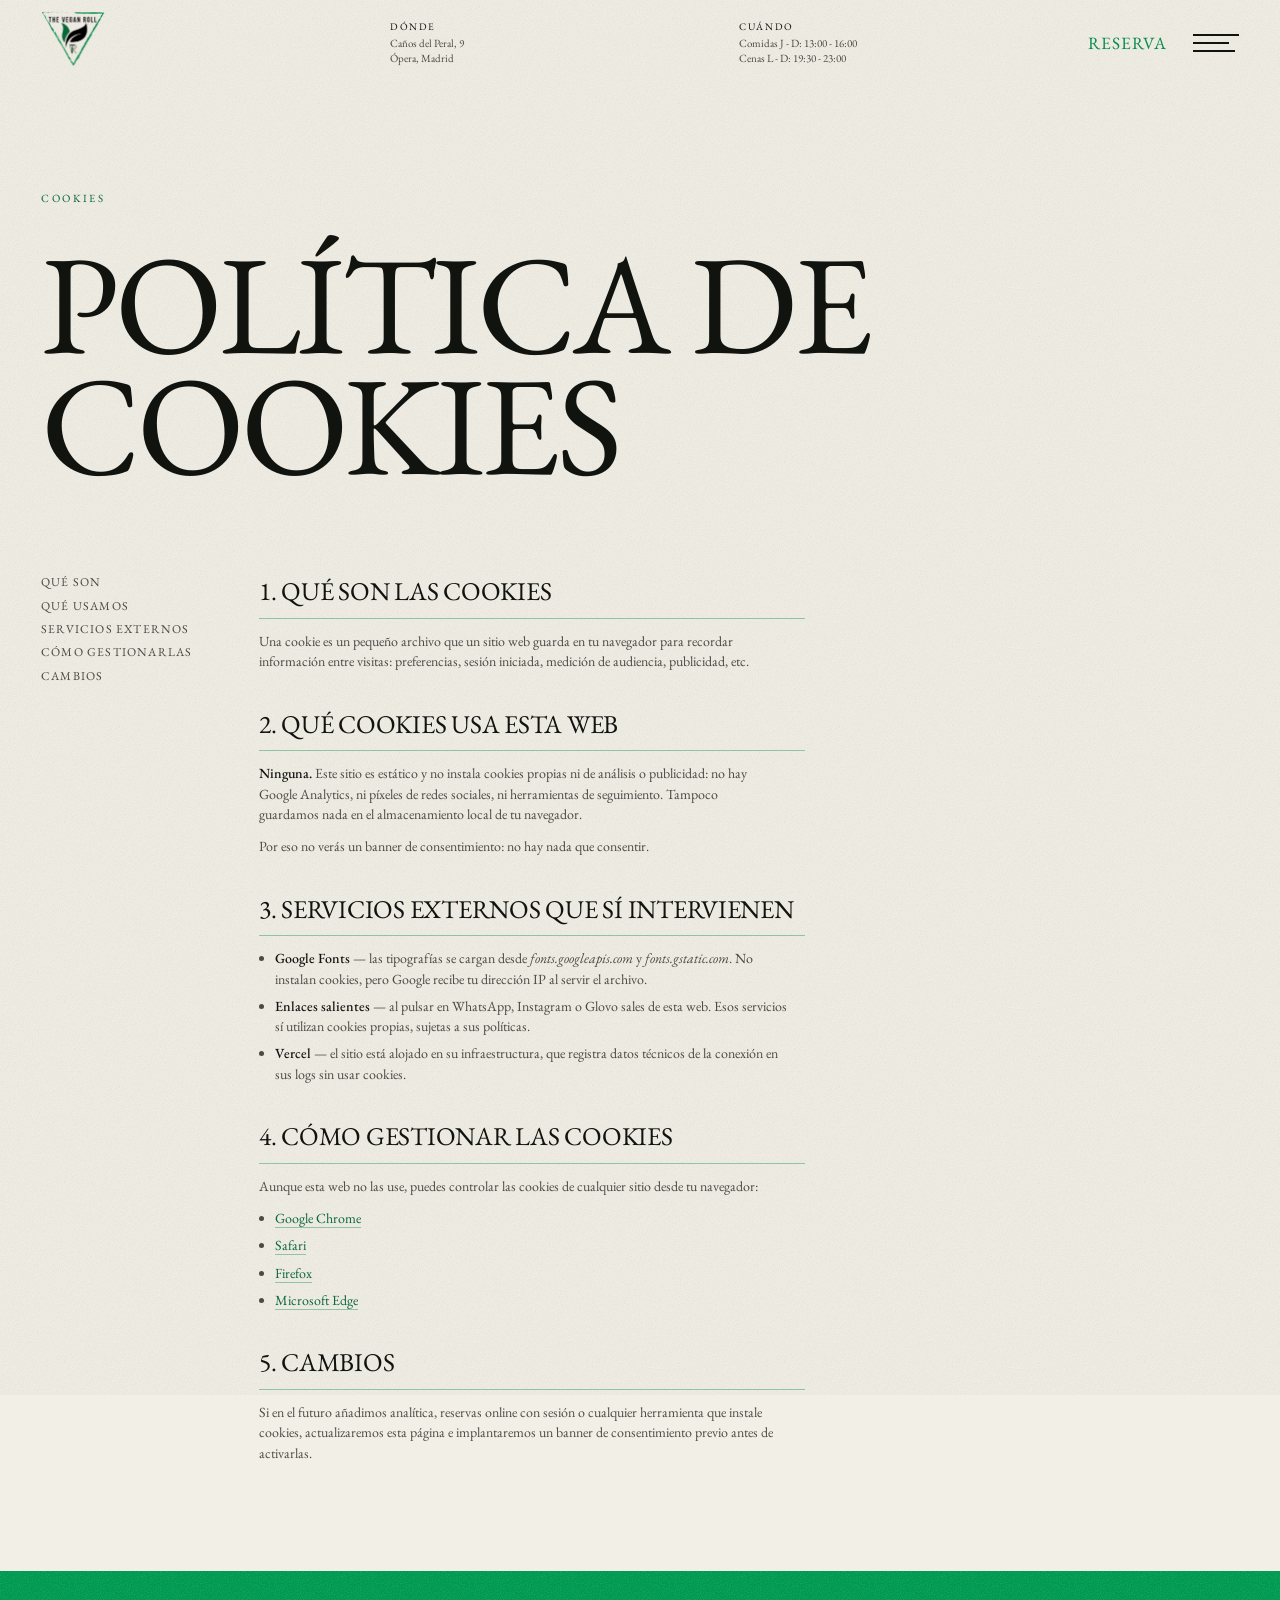
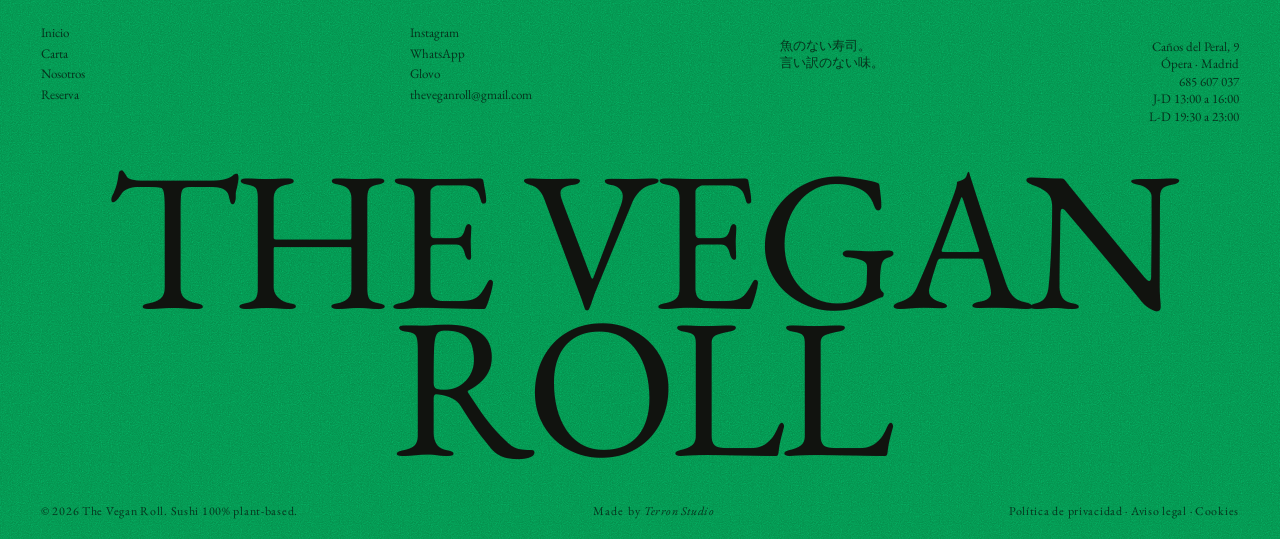
<file: cookies.html>
<!doctype html>
<html lang="es">
<head>
<meta charset="utf-8">
<meta name="viewport" content="width=device-width, initial-scale=1">
<title>Política de cookies — The Vegan Roll</title>
<meta name="description" content="Política de cookies de The Vegan Roll: esta web no instala cookies propias ni de seguimiento.">
<meta name="robots" content="noindex, follow">
<link rel="icon" href="assets/logo/logo-negro.png">
<link rel="preconnect" href="https://fonts.googleapis.com">
<link rel="preconnect" href="https://fonts.gstatic.com" crossorigin>
<link href="https://fonts.googleapis.com/css2?family=EB+Garamond:ital,wght@0,400;0,500;1,400&display=swap" rel="stylesheet">
<link rel="stylesheet" href="assets/css/style.css">
<meta name="theme-color" content="#f2efe7" media="(prefers-color-scheme: light)">
<meta name="theme-color" content="#11130f" media="(prefers-color-scheme: dark)">
<meta name="format-detection" content="telephone=no">
<link rel="apple-touch-icon" href="assets/logo/logo-negro.png">
<meta property="og:type" content="website">
<meta property="og:site_name" content="The Vegan Roll">
<meta property="og:locale" content="es_ES">
<meta property="og:url" content="https://theveganroll.com/cookies.html">
<meta property="og:title" content="Política de cookies — The Vegan Roll">
<meta property="og:description" content="Política de cookies de The Vegan Roll: esta web no instala cookies propias ni de seguimiento.">
<meta property="og:image" content="https://theveganroll.com/assets/img/og.jpg">
<meta property="og:image:width" content="1200">
<meta property="og:image:height" content="630">
<meta property="og:image:alt" content="Sushi vegano de The Vegan Roll">
<meta name="twitter:card" content="summary_large_image">
<meta name="twitter:title" content="Política de cookies — The Vegan Roll">
<meta name="twitter:description" content="Política de cookies de The Vegan Roll: esta web no instala cookies propias ni de seguimiento.">
<meta name="twitter:image" content="https://theveganroll.com/assets/img/og.jpg">
</head>
<body>

<header class="header" data-header>
  <div class="header__in">
    <a class="brand" href="index.html" aria-label="The Vegan Roll — inicio">
      <img src="assets/logo/logo-negro.png" alt="The Vegan Roll">
    </a>

    <dl class="meta meta--hide-s">
      <dt>Dónde</dt>
      <dd>Caños del Peral, 9</dd>
      <dd>Ópera, Madrid</dd>
    </dl>

    <dl class="meta meta--hide-s">
      <dt>Cuándo</dt>
      <dd>Comidas J - D: 13:00 - 16:00</dd>
      <dd>Cenas L - D: 19:30 - 23:00</dd>
    </dl>

    <a class="header__cta" href="reserva.html">Reserva</a>

    <button class="burger" data-burger type="button" aria-label="Abrir menú" aria-expanded="false" aria-controls="nav">
      <span></span><span></span><span></span>
    </button>
  </div>
</header>

<nav class="nav" id="nav" data-nav aria-hidden="true">
  <div class="nav__inner">
    <div class="nav__media" data-nav-media aria-hidden="true">
      <figure class="nav__img nav__img--base" data-img="__base"><img src="assets/img/w/local-11-800.webp" alt="" loading="lazy" srcset="assets/img/w/local-11-480.webp 480w, assets/img/w/local-11-800.webp 800w, assets/img/w/local-11-1024.webp 1024w, assets/img/w/local-11-1280.webp 1280w" sizes="(max-width: 900px) 72vw, 23vw" width="1170" height="1712" decoding="async"></figure>
      <figure class="nav__img" data-img="inicio"><img src="assets/img/w/local-01-800.webp" alt="" loading="lazy" srcset="assets/img/w/local-01-480.webp 480w, assets/img/w/local-01-800.webp 800w, assets/img/w/local-01-1024.webp 1024w, assets/img/w/local-01-1280.webp 1280w" sizes="(max-width: 900px) 72vw, 23vw" width="1170" height="1683" decoding="async"></figure>
      <figure class="nav__img" data-img="carta"><img src="assets/img/w/sushi-box-800.webp" alt="" loading="lazy" srcset="assets/img/w/sushi-box-480.webp 480w, assets/img/w/sushi-box-800.webp 800w, assets/img/w/sushi-box-1024.webp 1024w, assets/img/w/sushi-box-1280.webp 1280w" sizes="(max-width: 900px) 72vw, 23vw" width="1280" height="1376" decoding="async"></figure>
      <figure class="nav__img" data-img="nosotros"><img src="assets/img/w/local-09-800.webp" alt="" loading="lazy" srcset="assets/img/w/local-09-480.webp 480w, assets/img/w/local-09-800.webp 800w, assets/img/w/local-09-1024.webp 1024w, assets/img/w/local-09-1280.webp 1280w" sizes="(max-width: 900px) 72vw, 23vw" width="1170" height="1686" decoding="async"></figure>
      <figure class="nav__img" data-img="reserva"><img src="assets/img/w/local-05-800.webp" alt="" loading="lazy" srcset="assets/img/w/local-05-480.webp 480w, assets/img/w/local-05-800.webp 800w, assets/img/w/local-05-1024.webp 1024w, assets/img/w/local-05-1280.webp 1280w" sizes="(max-width: 900px) 72vw, 23vw" width="1170" height="1722" decoding="async"></figure>
      <figure class="nav__img" data-img="instagram"><img src="assets/img/w/krunchy-800.webp" alt="" loading="lazy" srcset="assets/img/w/krunchy-480.webp 480w, assets/img/w/krunchy-800.webp 800w, assets/img/w/krunchy-1024.webp 1024w, assets/img/w/krunchy-1280.webp 1280w" sizes="(max-width: 900px) 72vw, 23vw" width="1280" height="1924" decoding="async"></figure>
    </div>

    <ul class="nav__list">
      <li class="nav__item"><a href="index.html" data-img="inicio">Inicio</a></li>
      <li class="nav__item"><a href="carta.html" data-img="carta">Carta</a></li>
      <li class="nav__item"><a href="nosotros.html" data-img="nosotros">Nosotros</a></li>
      <li class="nav__item"><a href="reserva.html" data-img="reserva">Reserva</a></li>
      <li class="nav__item"><a href="https://www.instagram.com/theveganroll/" target="_blank" rel="noopener" data-img="instagram">Instagram</a></li>
    </ul>
  </div>
</nav>

<main>

  <section class="page-head wrap">
    <p class="eyebrow" data-anim>Cookies</p>
    <h1 data-anim data-anim-delay="1">Política de cookies</h1>
  </section>

  <section class="legal wrap">
    <div class="legal__grid">
      <nav class="legal__toc" aria-label="Índice del documento">
      <a href="#que-son">Qué son</a>
      <a href="#usamos">Qué usamos</a>
      <a href="#terceros">Servicios externos</a>
      <a href="#gestionar">Cómo gestionarlas</a>
      <a href="#cambios">Cambios</a>
      </nav>
      <div class="legal__body">
        <section id="que-son" data-anim>
          <h2>1. Qué son las cookies</h2>
          <p>
            Una cookie es un pequeño archivo que un sitio web guarda en tu navegador para recordar información
            entre visitas: preferencias, sesión iniciada, medición de audiencia, publicidad, etc.
          </p>
        </section>

        <section id="usamos" data-anim>
          <h2>2. Qué cookies usa esta web</h2>
          <p>
            <strong>Ninguna.</strong> Este sitio es estático y no instala cookies propias ni de análisis o
            publicidad: no hay Google Analytics, ni píxeles de redes sociales, ni herramientas de seguimiento.
            Tampoco guardamos nada en el almacenamiento local de tu navegador.
          </p>
          <p>Por eso no verás un banner de consentimiento: no hay nada que consentir.</p>
        </section>

        <section id="terceros" data-anim>
          <h2>3. Servicios externos que sí intervienen</h2>
          <ul>
            <li><strong>Google Fonts</strong> — las tipografías se cargan desde <em>fonts.googleapis.com</em> y <em>fonts.gstatic.com</em>. No instalan cookies, pero Google recibe tu dirección IP al servir el archivo.</li>
            <li><strong>Enlaces salientes</strong> — al pulsar en WhatsApp, Instagram o Glovo sales de esta web. Esos servicios sí utilizan cookies propias, sujetas a sus políticas.</li>
            <li><strong>Vercel</strong> — el sitio está alojado en su infraestructura, que registra datos técnicos de la conexión en sus logs sin usar cookies.</li>
          </ul>
        </section>

        <section id="gestionar" data-anim>
          <h2>4. Cómo gestionar las cookies</h2>
          <p>Aunque esta web no las use, puedes controlar las cookies de cualquier sitio desde tu navegador:</p>
          <ul>
            <li><a href="https://support.google.com/chrome/answer/95647" target="_blank" rel="noopener">Google Chrome</a></li>
            <li><a href="https://support.apple.com/es-es/guide/safari/sfri11471/mac" target="_blank" rel="noopener">Safari</a></li>
            <li><a href="https://support.mozilla.org/es/kb/Borrar%20cookies" target="_blank" rel="noopener">Firefox</a></li>
            <li><a href="https://support.microsoft.com/es-es/microsoft-edge" target="_blank" rel="noopener">Microsoft Edge</a></li>
          </ul>
        </section>

        <section id="cambios" data-anim>
          <h2>5. Cambios</h2>
          <p>
            Si en el futuro añadimos analítica, reservas online con sesión o cualquier herramienta que instale
            cookies, actualizaremos esta página e implantaremos un banner de consentimiento previo antes de
            activarlas.
          </p>
        </section>
      </div>
    </div>
  </section>

</main>

<footer class="footer">
  <div class="footer__top">
    <ul class="footer__col">
      <li><a href="index.html">Inicio</a></li>
      <li><a href="carta.html">Carta</a></li>
      <li><a href="nosotros.html">Nosotros</a></li>
      <li><a href="reserva.html">Reserva</a></li>
    </ul>
    <ul class="footer__col">
      <li><a href="https://www.instagram.com/theveganroll/" target="_blank" rel="noopener">Instagram</a></li>
      <li><a href="https://wa.me/34685607037" target="_blank" rel="noopener">WhatsApp</a></li>
      <li><a href="https://glovoapp.com/es/es/madrid/stores/the-vegan-roll-madrid" target="_blank" rel="noopener">Glovo</a></li>
      <li><a href="mailto:theveganroll@gmail.com">theveganroll@gmail.com</a></li>
    </ul>
    <p class="footer__col">魚のない寿司。<br>言い訳のない味。</p>
    <p class="footer__addr">
      Caños del Peral, 9<br>
      Ópera · Madrid<br>
      <a href="tel:+34685607037">685 607 037</a><br>
      J-D 13:00 a 16:00<br>
      L-D 19:30 a 23:00
    </p>
  </div>
  <h2 class="footer__mark">The Vegan Roll</h2>
  <div class="footer__legal">
    <span>© <span data-year>2026</span> The Vegan Roll. Sushi 100% plant-based.</span>
    <span class="footer__credit">Made by <a href="https://terron-studio.com" target="_blank" rel="noopener"><em>Terron Studio</em></a></span>
    <span><a href="privacidad.html">Política de privacidad</a> · <a href="aviso-legal.html">Aviso legal</a> · <a href="cookies.html">Cookies</a></span>
  </div>
</footer>


<script src="assets/js/main.js"></script>
</body>
</html>
</file>
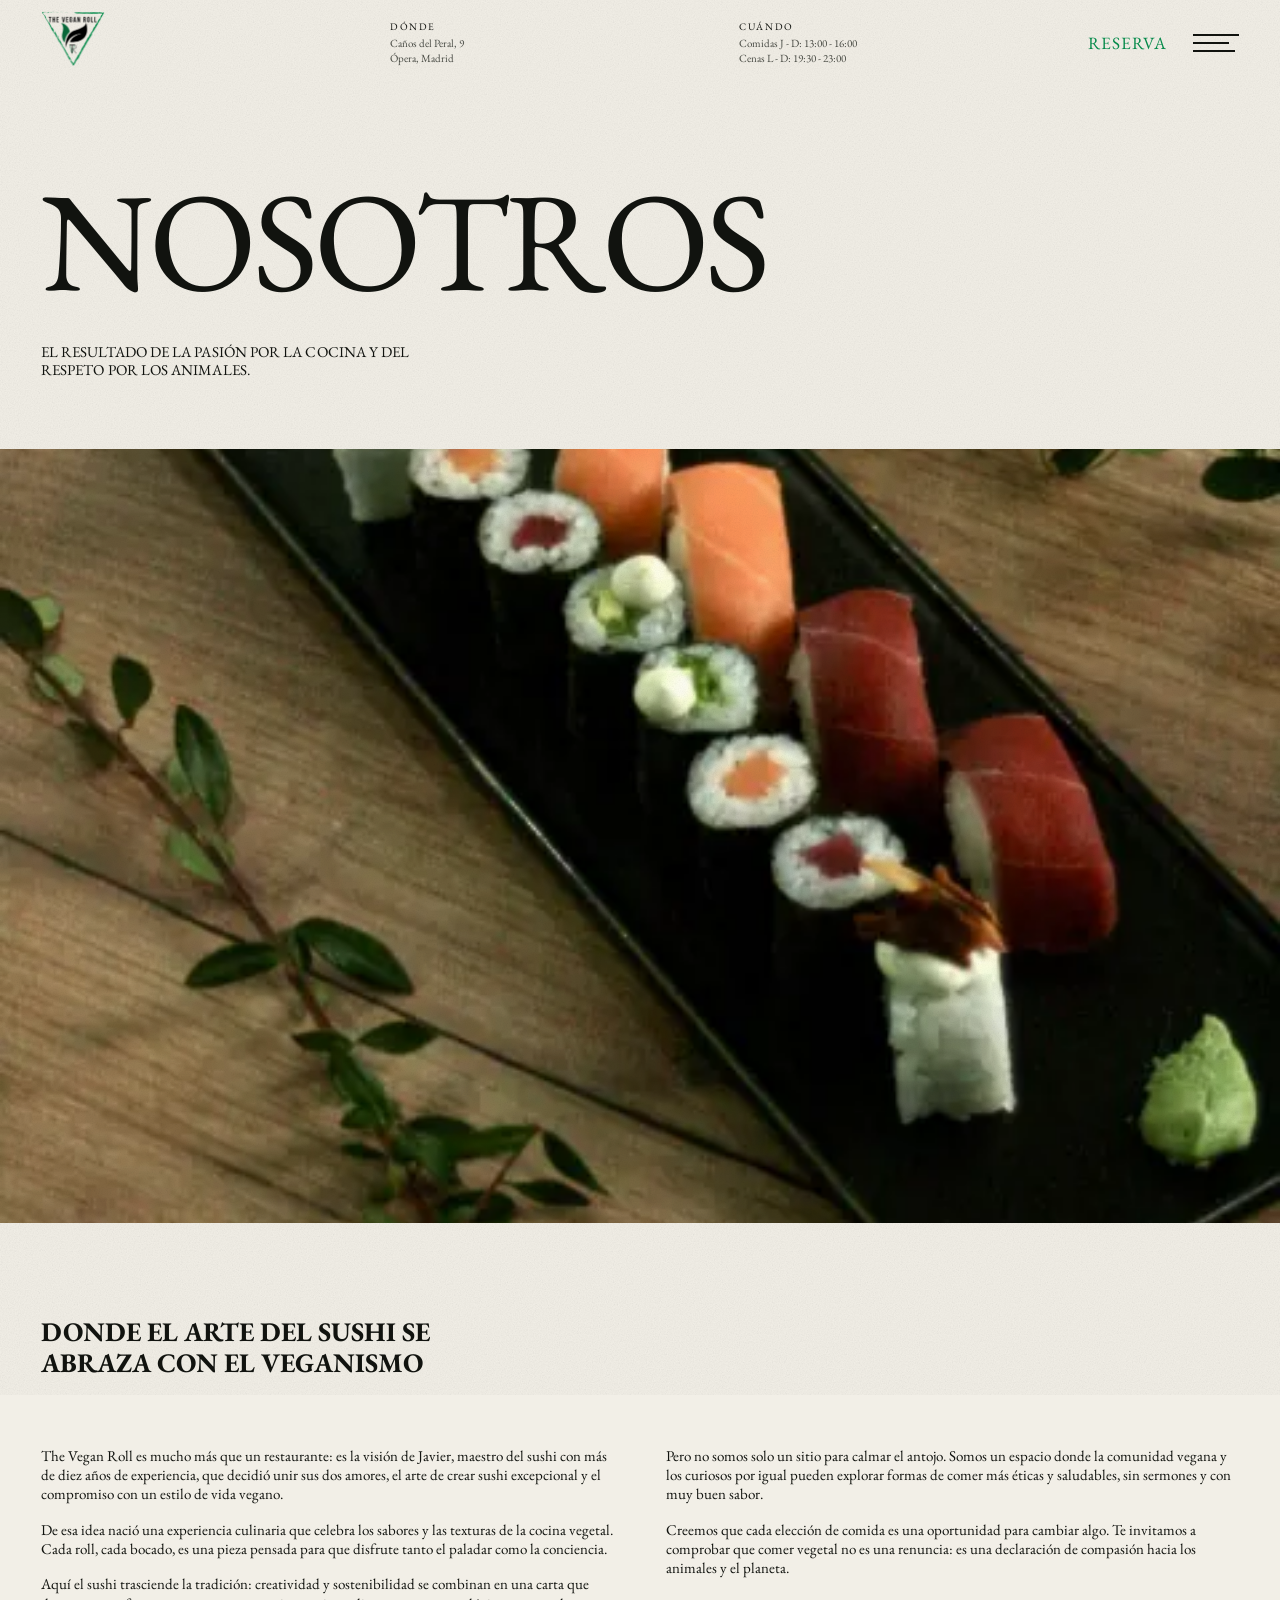
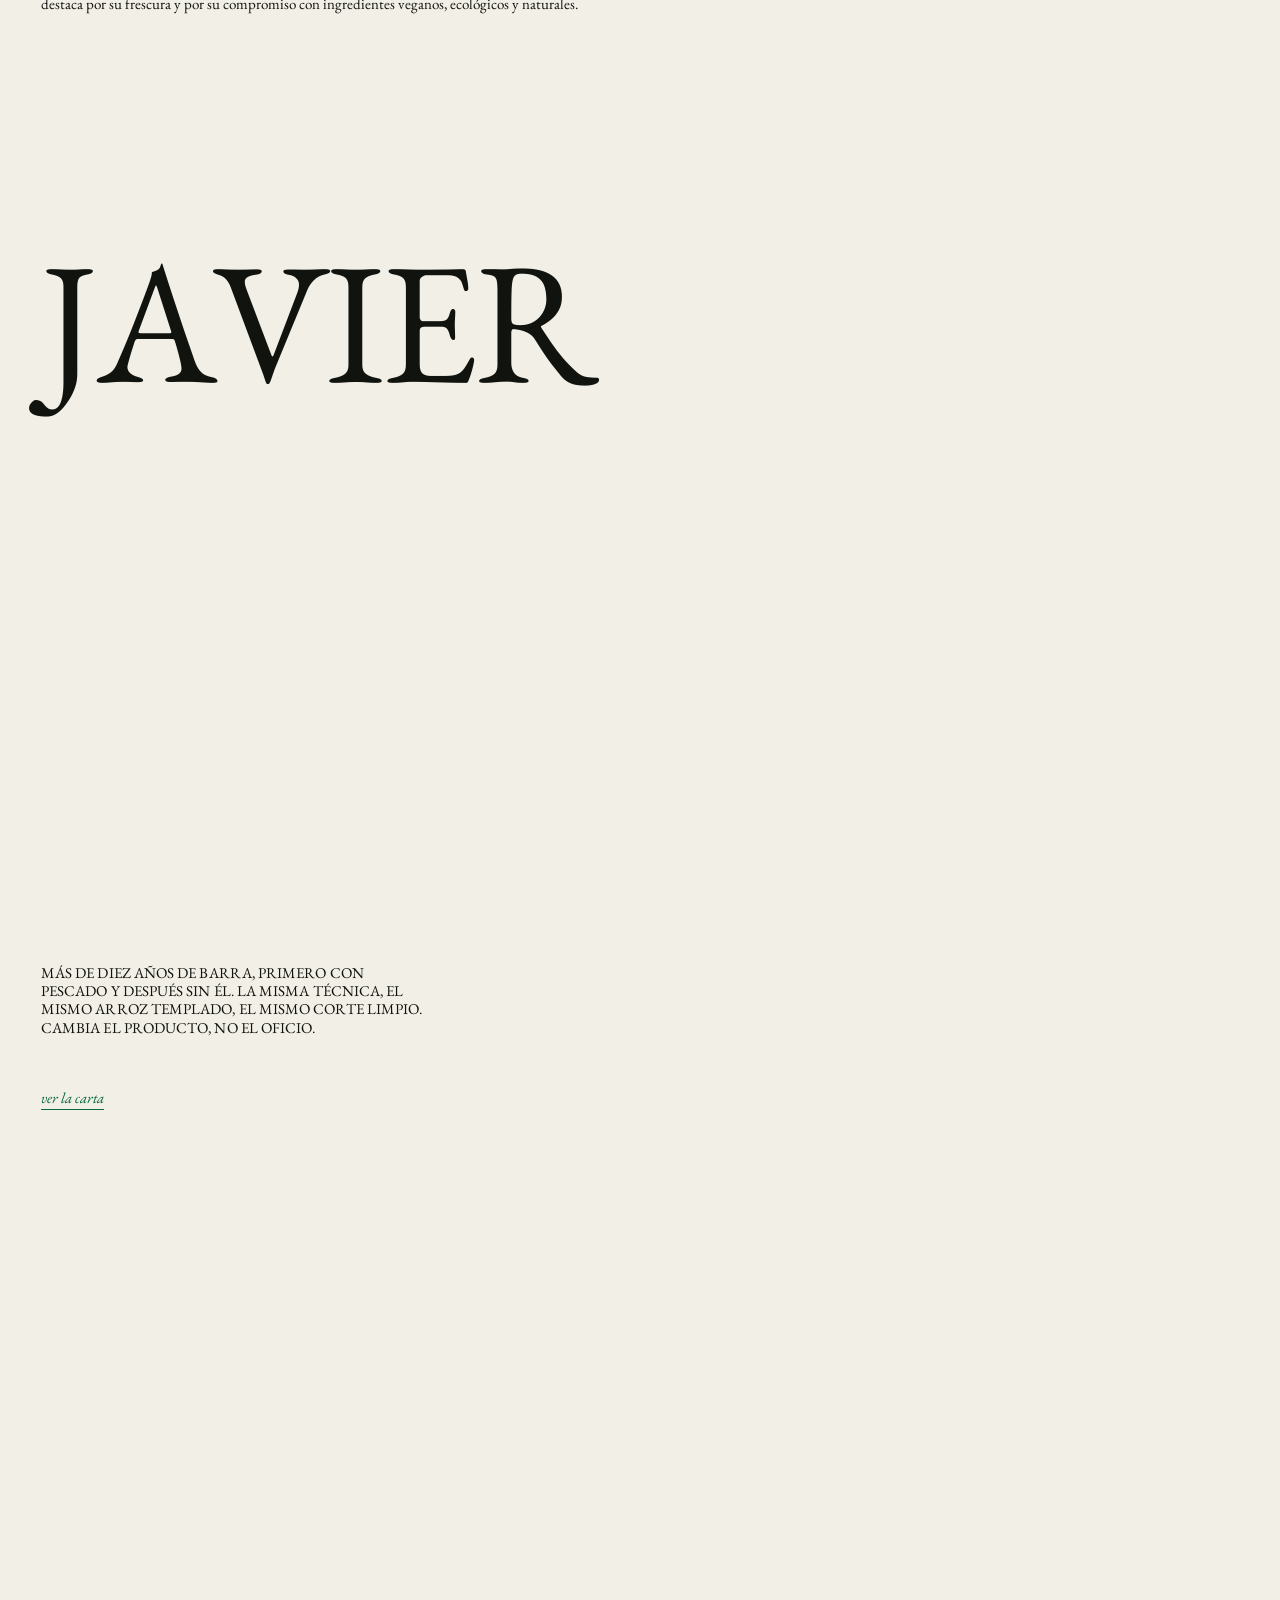
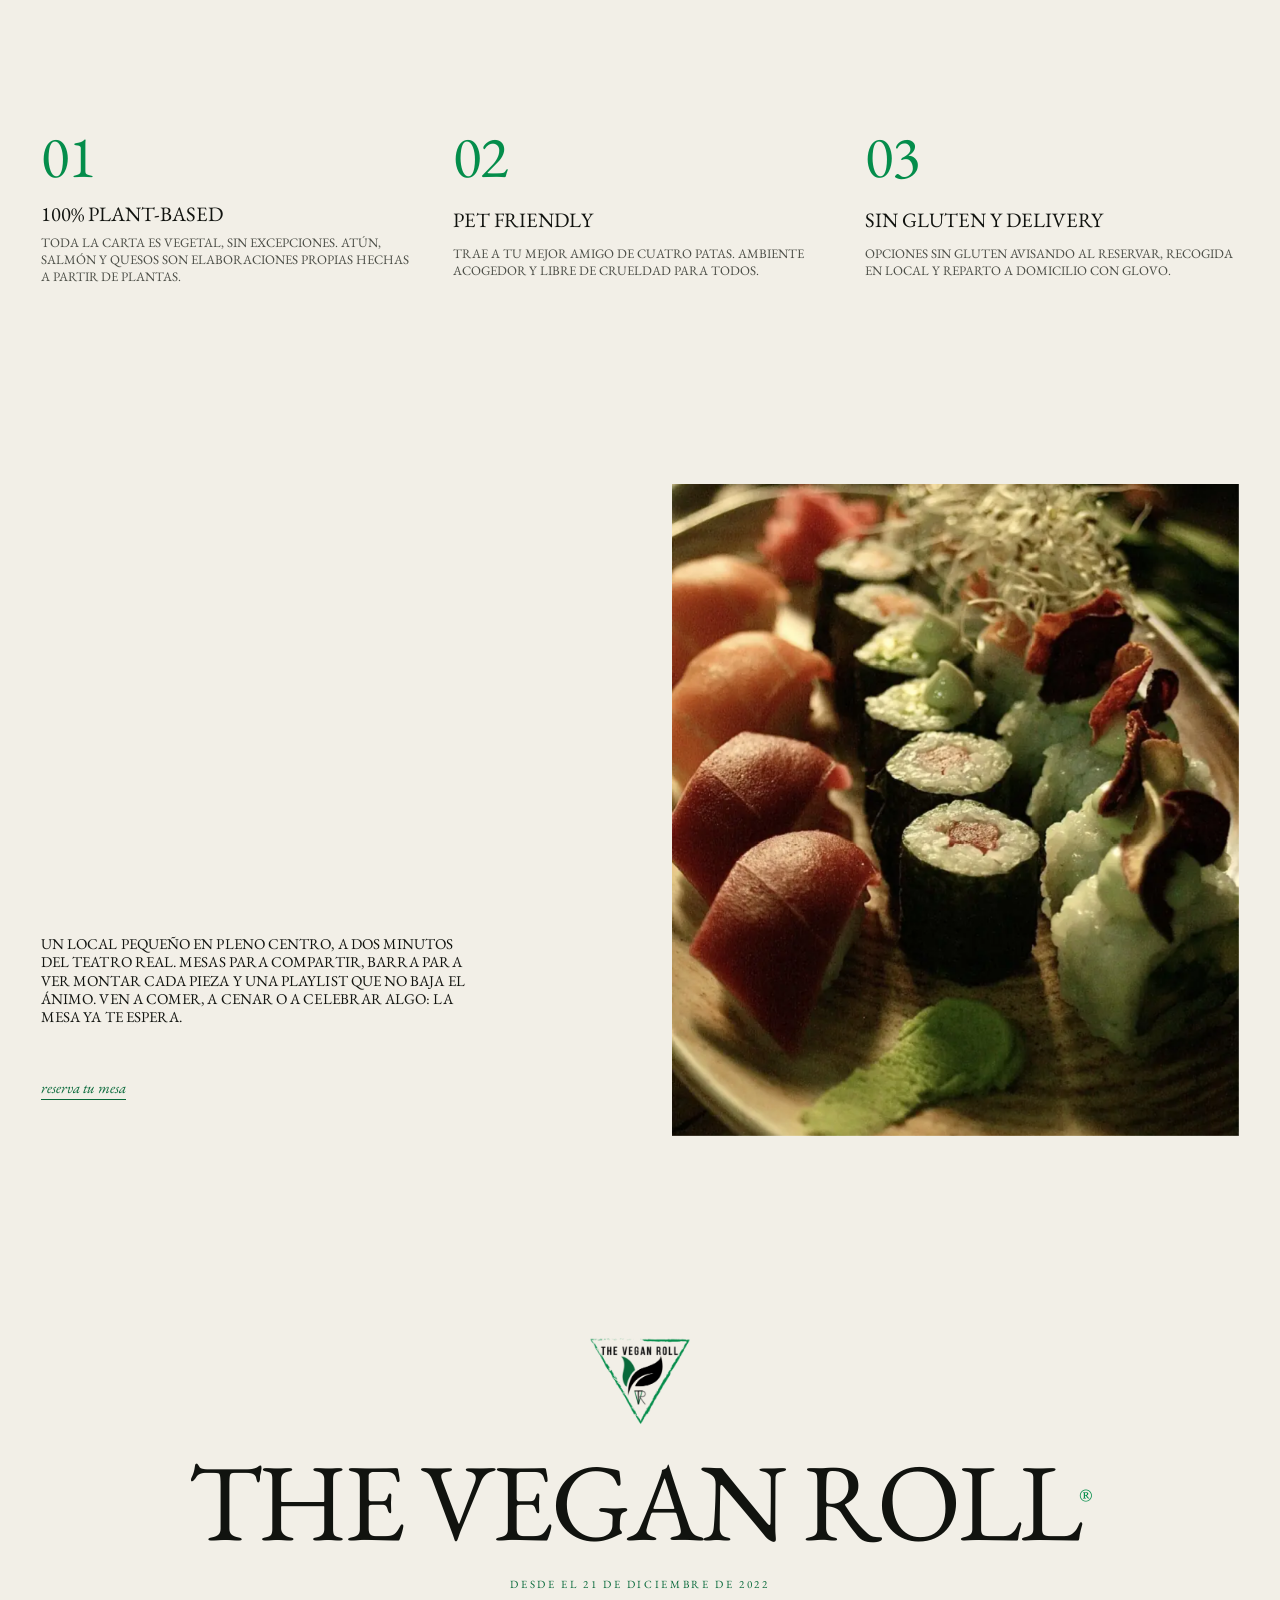
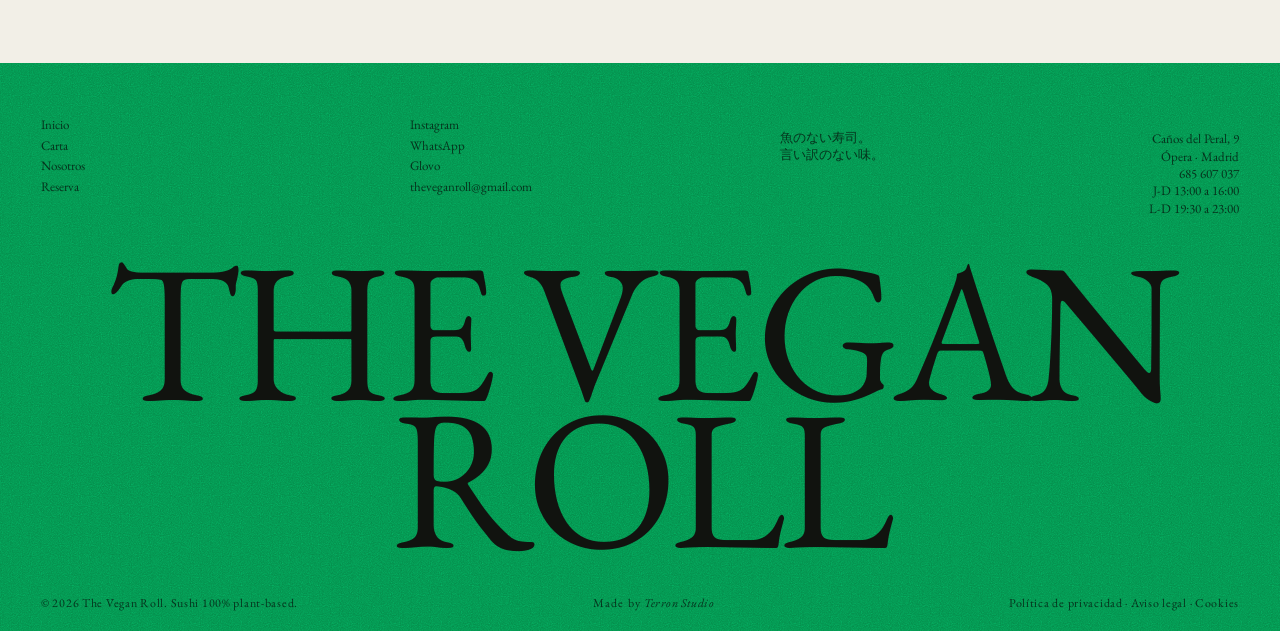
<file: nosotros.html>
<!doctype html>
<html lang="es">
<head>
<meta charset="utf-8">
<meta name="viewport" content="width=device-width, initial-scale=1">
<title>Nosotros — The Vegan Roll</title>
<meta name="description" content="The Vegan Roll nace el 21 de diciembre de 2022 de la mano de Javier, maestro sushiman. Sushi 100% vegetal en Ópera, Madrid.">
<link rel="icon" href="assets/logo/logo-negro.png">
<link rel="preconnect" href="https://fonts.googleapis.com">
<link rel="preconnect" href="https://fonts.gstatic.com" crossorigin>
<link href="https://fonts.googleapis.com/css2?family=EB+Garamond:ital,wght@0,400;0,500;1,400&display=swap" rel="stylesheet">
<link rel="stylesheet" href="assets/css/style.css">
<link rel="canonical" href="https://theveganroll.com/nosotros.html">
<meta name="theme-color" content="#f2efe7" media="(prefers-color-scheme: light)">
<meta name="theme-color" content="#11130f" media="(prefers-color-scheme: dark)">
<meta name="format-detection" content="telephone=no">
<link rel="apple-touch-icon" href="assets/logo/logo-negro.png">
<meta property="og:type" content="website">
<meta property="og:site_name" content="The Vegan Roll">
<meta property="og:locale" content="es_ES">
<meta property="og:url" content="https://theveganroll.com/nosotros.html">
<meta property="og:title" content="Nosotros — The Vegan Roll">
<meta property="og:description" content="The Vegan Roll nace el 21 de diciembre de 2022 de la mano de Javier, maestro sushiman. Sushi 100% vegetal en Ópera, Madrid.">
<meta property="og:image" content="https://theveganroll.com/assets/img/og.jpg">
<meta property="og:image:width" content="1200">
<meta property="og:image:height" content="630">
<meta property="og:image:alt" content="Sushi vegano de The Vegan Roll">
<meta name="twitter:card" content="summary_large_image">
<meta name="twitter:title" content="Nosotros — The Vegan Roll">
<meta name="twitter:description" content="The Vegan Roll nace el 21 de diciembre de 2022 de la mano de Javier, maestro sushiman. Sushi 100% vegetal en Ópera, Madrid.">
<meta name="twitter:image" content="https://theveganroll.com/assets/img/og.jpg">
</head>
<body>

<header class="header" data-header>
  <div class="header__in">
    <a class="brand" href="index.html" aria-label="The Vegan Roll — inicio">
      <img src="assets/logo/logo-negro.png" alt="The Vegan Roll">
    </a>
    <dl class="meta meta--hide-s">
      <dt>Dónde</dt><dd>Caños del Peral, 9</dd><dd>Ópera, Madrid</dd>
    </dl>
    <dl class="meta meta--hide-s">
      <dt>Cuándo</dt><dd>Comidas J - D: 13:00 - 16:00</dd><dd>Cenas L - D: 19:30 - 23:00</dd>
    </dl>
    <a class="header__cta" href="reserva.html">Reserva</a>
    <button class="burger" data-burger type="button" aria-label="Abrir menú" aria-expanded="false" aria-controls="nav">
      <span></span><span></span><span></span>
    </button>
  </div>
</header>

<nav class="nav" id="nav" data-nav aria-hidden="true">
  <div class="nav__inner">
    <div class="nav__media" data-nav-media aria-hidden="true">
      <figure class="nav__img nav__img--base" data-img="__base"><img src="assets/img/w/local-11-800.webp" alt="" loading="lazy" srcset="assets/img/w/local-11-480.webp 480w, assets/img/w/local-11-800.webp 800w, assets/img/w/local-11-1024.webp 1024w, assets/img/w/local-11-1280.webp 1280w" sizes="(max-width: 900px) 72vw, 23vw" width="1170" height="1712" decoding="async"></figure>
      <figure class="nav__img" data-img="inicio"><img src="assets/img/w/local-01-800.webp" alt="" loading="lazy" srcset="assets/img/w/local-01-480.webp 480w, assets/img/w/local-01-800.webp 800w, assets/img/w/local-01-1024.webp 1024w, assets/img/w/local-01-1280.webp 1280w" sizes="(max-width: 900px) 72vw, 23vw" width="1170" height="1683" decoding="async"></figure>
      <figure class="nav__img" data-img="carta"><img src="assets/img/w/sushi-box-800.webp" alt="" loading="lazy" srcset="assets/img/w/sushi-box-480.webp 480w, assets/img/w/sushi-box-800.webp 800w, assets/img/w/sushi-box-1024.webp 1024w, assets/img/w/sushi-box-1280.webp 1280w" sizes="(max-width: 900px) 72vw, 23vw" width="1280" height="1376" decoding="async"></figure>
      <figure class="nav__img" data-img="nosotros"><img src="assets/img/w/local-09-800.webp" alt="" loading="lazy" srcset="assets/img/w/local-09-480.webp 480w, assets/img/w/local-09-800.webp 800w, assets/img/w/local-09-1024.webp 1024w, assets/img/w/local-09-1280.webp 1280w" sizes="(max-width: 900px) 72vw, 23vw" width="1170" height="1686" decoding="async"></figure>
      <figure class="nav__img" data-img="reserva"><img src="assets/img/w/local-05-800.webp" alt="" loading="lazy" srcset="assets/img/w/local-05-480.webp 480w, assets/img/w/local-05-800.webp 800w, assets/img/w/local-05-1024.webp 1024w, assets/img/w/local-05-1280.webp 1280w" sizes="(max-width: 900px) 72vw, 23vw" width="1170" height="1722" decoding="async"></figure>
      <figure class="nav__img" data-img="instagram"><img src="assets/img/w/krunchy-800.webp" alt="" loading="lazy" srcset="assets/img/w/krunchy-480.webp 480w, assets/img/w/krunchy-800.webp 800w, assets/img/w/krunchy-1024.webp 1024w, assets/img/w/krunchy-1280.webp 1280w" sizes="(max-width: 900px) 72vw, 23vw" width="1280" height="1924" decoding="async"></figure>
    </div>

    <ul class="nav__list">
      <li class="nav__item"><a href="index.html" data-img="inicio">Inicio</a></li>
      <li class="nav__item"><a href="carta.html" data-img="carta">Carta</a></li>
      <li class="nav__item"><a href="nosotros.html" data-img="nosotros">Nosotros</a></li>
      <li class="nav__item"><a href="reserva.html" data-img="reserva">Reserva</a></li>
      <li class="nav__item"><a href="https://www.instagram.com/theveganroll/" target="_blank" rel="noopener" data-img="instagram">Instagram</a></li>
    </ul>
  </div>
</nav>

<main>

  <section class="page-head wrap">
    <h1 data-anim data-anim-delay="1">Nosotros</h1>
    <p class="copy page-head__note" data-anim data-anim-delay="2">
      El resultado de la pasión por la cocina y del respeto por los animales.
    </p>
  </section>

  <section class="bleed">
    <img src="assets/img/w/local-09-800.webp" alt="Barra de The Vegan Roll" data-parallax="0.14" srcset="assets/img/w/local-09-480.webp 480w, assets/img/w/local-09-800.webp 800w, assets/img/w/local-09-1024.webp 1024w, assets/img/w/local-09-1280.webp 1280w" sizes="100vw" width="1170" height="1686" decoding="async">
  </section>

  <section class="story wrap">
    <h2 class="story__lead" data-anim>Donde el arte del sushi se abraza con el veganismo</h2>
    <div class="story__cols" data-anim data-anim-delay="1">
      <p>
        The Vegan Roll es mucho más que un restaurante: es la visión de Javier, maestro del
        sushi con más de diez años de experiencia, que decidió unir sus dos amores, el arte
        de crear sushi excepcional y el compromiso con un estilo de vida vegano.
      </p>
      <p>
        De esa idea nació una experiencia culinaria que celebra los sabores y las texturas
        de la cocina vegetal. Cada roll, cada bocado, es una pieza pensada para que disfrute
        tanto el paladar como la conciencia.
      </p>
      <p>
        Aquí el sushi trasciende la tradición: creatividad y sostenibilidad se combinan en
        una carta que destaca por su frescura y por su compromiso con ingredientes veganos,
        ecológicos y naturales.
      </p>
      <p>
        Pero no somos solo un sitio para calmar el antojo. Somos un espacio donde la
        comunidad vegana y los curiosos por igual pueden explorar formas de comer más éticas
        y saludables, sin sermones y con muy buen sabor.
      </p>
      <p>
        Creemos que cada elección de comida es una oportunidad para cambiar algo. Te
        invitamos a comprobar que comer vegetal no es una renuncia: es una declaración de
        compasión hacia los animales y el planeta.
      </p>
    </div>
  </section>

  <!-- PALABRA GIGANTE -->
  <section class="reveal-block wrap reveal-block--left">
    <div class="reveal-block__sticky">
      <h2 class="reveal-word" data-word>Javier</h2>
    </div>
    <div class="reveal-block__body">
      <p class="copy" data-anim>
        Más de diez años de barra, primero con pescado y después sin él. La misma técnica,
        el mismo arroz templado, el mismo corte limpio. Cambia el producto, no el oficio.
      </p>
      <a class="link-u" href="carta.html" data-anim data-anim-delay="1">ver la carta</a>
    </div>
  </section>

  <section class="values wrap">
    <article class="value" data-anim>
      <span class="value__num" aria-hidden="true">01</span>
      <h3>100% plant-based</h3>
      <p>Toda la carta es vegetal, sin excepciones. Atún, salmón y quesos son elaboraciones propias hechas a partir de plantas.</p>
    </article>
    <article class="value" data-anim data-anim-delay="1">
      <span class="value__num" aria-hidden="true">02</span>
      <h3>Pet friendly</h3>
      <p>Trae a tu mejor amigo de cuatro patas. Ambiente acogedor y libre de crueldad para todos.</p>
    </article>
    <article class="value" data-anim data-anim-delay="2">
      <span class="value__num" aria-hidden="true">03</span>
      <h3>Sin gluten y delivery</h3>
      <p>Opciones sin gluten avisando al reservar, recogida en local y reparto a domicilio con Glovo.</p>
    </article>
  </section>

  <section class="split wrap split--reverse">
    <figure data-anim="mask">
      <img src="assets/img/w/local-04-800.webp" alt="Surtido de sushi vegano de The Vegan Roll" data-parallax="0.08" loading="lazy" srcset="assets/img/w/local-04-480.webp 480w, assets/img/w/local-04-800.webp 800w, assets/img/w/local-04-1024.webp 1024w, assets/img/w/local-04-1280.webp 1280w" sizes="(max-width: 1080px) 92vw, 46vw" width="1170" height="1689" decoding="async">
    </figure>
    <div class="split__text">
      <p class="copy" data-anim>
        Un local pequeño en pleno centro, a dos minutos del Teatro Real. Mesas para compartir,
        barra para ver montar cada pieza y una playlist que no baja el ánimo. Ven a comer, a
        cenar o a celebrar algo: la mesa ya te espera.
      </p>
      <a class="link-u" href="reserva.html" data-anim data-anim-delay="1">reserva tu mesa</a>
    </div>
  </section>

  <section class="wordmark">
    <img class="wordmark__leaf" src="assets/logo/logo-negro.png" alt="" data-anim>
    <h2 data-anim>The Vegan Roll<sup>®</sup></h2>
    <p class="eyebrow" data-anim data-anim-delay="1">Desde el 21 de diciembre de 2022</p>
  </section>

</main>

<footer class="footer">
  <div class="footer__top">
    <ul class="footer__col">
      <li><a href="index.html">Inicio</a></li>
      <li><a href="carta.html">Carta</a></li>
      <li><a href="nosotros.html">Nosotros</a></li>
      <li><a href="reserva.html">Reserva</a></li>
    </ul>
    <ul class="footer__col">
      <li><a href="https://www.instagram.com/theveganroll/" target="_blank" rel="noopener">Instagram</a></li>
      <li><a href="https://wa.me/34685607037" target="_blank" rel="noopener">WhatsApp</a></li>
      <li><a href="https://glovoapp.com/es/es/madrid/stores/the-vegan-roll-madrid" target="_blank" rel="noopener">Glovo</a></li>
      <li><a href="mailto:theveganroll@gmail.com">theveganroll@gmail.com</a></li>
    </ul>
    <p class="footer__col">魚のない寿司。<br>言い訳のない味。</p>
    <p class="footer__addr">
      Caños del Peral, 9<br>Ópera · Madrid<br><a href="tel:+34685607037">685 607 037</a><br>
      J-D 13:00 a 16:00<br>L-D 19:30 a 23:00
    </p>
  </div>
  <h2 class="footer__mark">The Vegan Roll</h2>
  <div class="footer__legal">
    <span>© <span data-year>2026</span> The Vegan Roll. Sushi 100% plant-based.</span>
    <span class="footer__credit">Made by <a href="https://terron-studio.com" target="_blank" rel="noopener"><em>Terron Studio</em></a></span>
    <span><a href="privacidad.html">Política de privacidad</a> · <a href="aviso-legal.html">Aviso legal</a> · <a href="cookies.html">Cookies</a></span>
  </div>
</footer>


<script src="assets/js/main.js"></script>
</body>
</html>
</file>
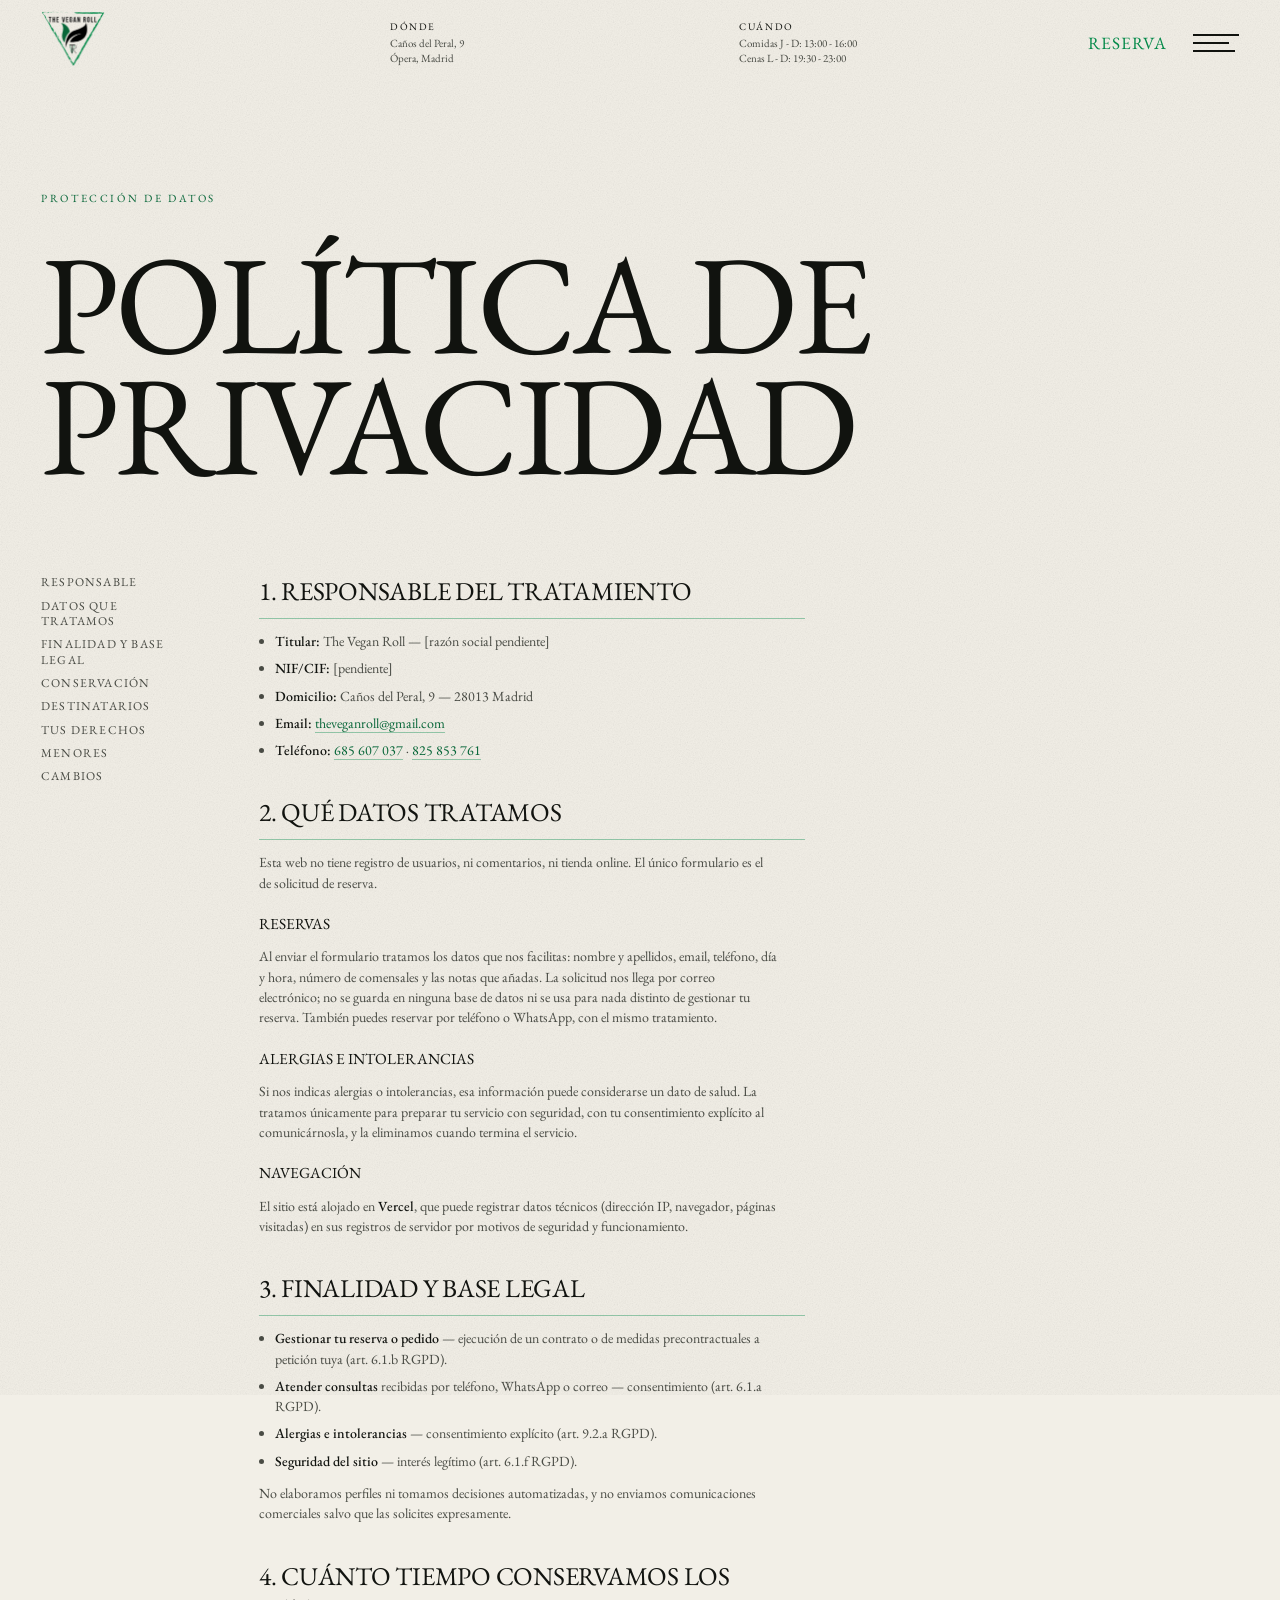
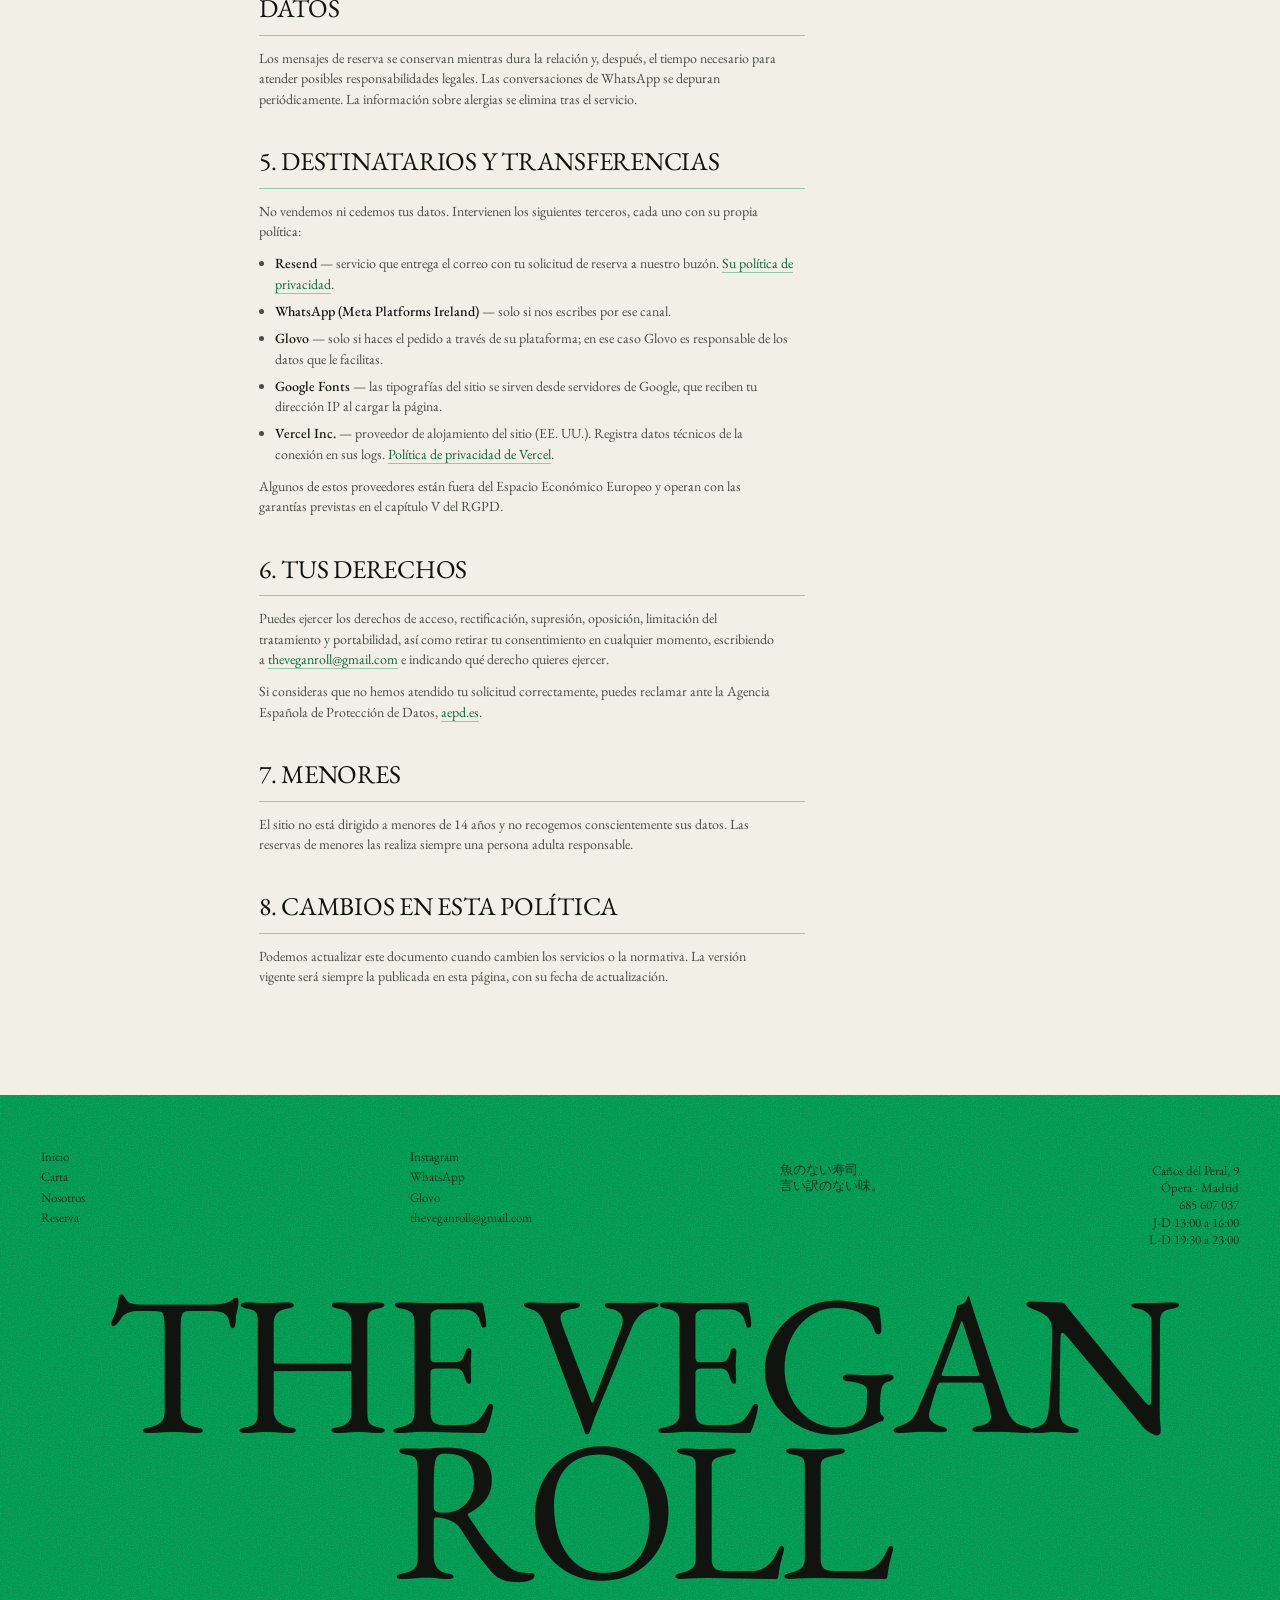
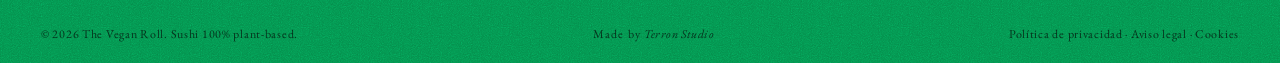
<file: privacidad.html>
<!doctype html>
<html lang="es">
<head>
<meta charset="utf-8">
<meta name="viewport" content="width=device-width, initial-scale=1">
<title>Política de privacidad — The Vegan Roll</title>
<meta name="description" content="Política de privacidad de The Vegan Roll: qué datos tratamos, con qué finalidad y cómo ejercer tus derechos.">
<meta name="robots" content="noindex, follow">
<link rel="icon" href="assets/logo/logo-negro.png">
<link rel="preconnect" href="https://fonts.googleapis.com">
<link rel="preconnect" href="https://fonts.gstatic.com" crossorigin>
<link href="https://fonts.googleapis.com/css2?family=EB+Garamond:ital,wght@0,400;0,500;1,400&display=swap" rel="stylesheet">
<link rel="stylesheet" href="assets/css/style.css">
<meta name="theme-color" content="#f2efe7" media="(prefers-color-scheme: light)">
<meta name="theme-color" content="#11130f" media="(prefers-color-scheme: dark)">
<meta name="format-detection" content="telephone=no">
<link rel="apple-touch-icon" href="assets/logo/logo-negro.png">
<meta property="og:type" content="website">
<meta property="og:site_name" content="The Vegan Roll">
<meta property="og:locale" content="es_ES">
<meta property="og:url" content="https://theveganroll.com/privacidad.html">
<meta property="og:title" content="Política de privacidad — The Vegan Roll">
<meta property="og:description" content="Política de privacidad de The Vegan Roll: qué datos tratamos, con qué finalidad y cómo ejercer tus derechos.">
<meta property="og:image" content="https://theveganroll.com/assets/img/og.jpg">
<meta property="og:image:width" content="1200">
<meta property="og:image:height" content="630">
<meta property="og:image:alt" content="Sushi vegano de The Vegan Roll">
<meta name="twitter:card" content="summary_large_image">
<meta name="twitter:title" content="Política de privacidad — The Vegan Roll">
<meta name="twitter:description" content="Política de privacidad de The Vegan Roll: qué datos tratamos, con qué finalidad y cómo ejercer tus derechos.">
<meta name="twitter:image" content="https://theveganroll.com/assets/img/og.jpg">
</head>
<body>

<header class="header" data-header>
  <div class="header__in">
    <a class="brand" href="index.html" aria-label="The Vegan Roll — inicio">
      <img src="assets/logo/logo-negro.png" alt="The Vegan Roll">
    </a>

    <dl class="meta meta--hide-s">
      <dt>Dónde</dt>
      <dd>Caños del Peral, 9</dd>
      <dd>Ópera, Madrid</dd>
    </dl>

    <dl class="meta meta--hide-s">
      <dt>Cuándo</dt>
      <dd>Comidas J - D: 13:00 - 16:00</dd>
      <dd>Cenas L - D: 19:30 - 23:00</dd>
    </dl>

    <a class="header__cta" href="reserva.html">Reserva</a>

    <button class="burger" data-burger type="button" aria-label="Abrir menú" aria-expanded="false" aria-controls="nav">
      <span></span><span></span><span></span>
    </button>
  </div>
</header>

<nav class="nav" id="nav" data-nav aria-hidden="true">
  <div class="nav__inner">
    <div class="nav__media" data-nav-media aria-hidden="true">
      <figure class="nav__img nav__img--base" data-img="__base"><img src="assets/img/w/local-11-800.webp" alt="" loading="lazy" srcset="assets/img/w/local-11-480.webp 480w, assets/img/w/local-11-800.webp 800w, assets/img/w/local-11-1024.webp 1024w, assets/img/w/local-11-1280.webp 1280w" sizes="(max-width: 900px) 72vw, 23vw" width="1170" height="1712" decoding="async"></figure>
      <figure class="nav__img" data-img="inicio"><img src="assets/img/w/local-01-800.webp" alt="" loading="lazy" srcset="assets/img/w/local-01-480.webp 480w, assets/img/w/local-01-800.webp 800w, assets/img/w/local-01-1024.webp 1024w, assets/img/w/local-01-1280.webp 1280w" sizes="(max-width: 900px) 72vw, 23vw" width="1170" height="1683" decoding="async"></figure>
      <figure class="nav__img" data-img="carta"><img src="assets/img/w/sushi-box-800.webp" alt="" loading="lazy" srcset="assets/img/w/sushi-box-480.webp 480w, assets/img/w/sushi-box-800.webp 800w, assets/img/w/sushi-box-1024.webp 1024w, assets/img/w/sushi-box-1280.webp 1280w" sizes="(max-width: 900px) 72vw, 23vw" width="1280" height="1376" decoding="async"></figure>
      <figure class="nav__img" data-img="nosotros"><img src="assets/img/w/local-09-800.webp" alt="" loading="lazy" srcset="assets/img/w/local-09-480.webp 480w, assets/img/w/local-09-800.webp 800w, assets/img/w/local-09-1024.webp 1024w, assets/img/w/local-09-1280.webp 1280w" sizes="(max-width: 900px) 72vw, 23vw" width="1170" height="1686" decoding="async"></figure>
      <figure class="nav__img" data-img="reserva"><img src="assets/img/w/local-05-800.webp" alt="" loading="lazy" srcset="assets/img/w/local-05-480.webp 480w, assets/img/w/local-05-800.webp 800w, assets/img/w/local-05-1024.webp 1024w, assets/img/w/local-05-1280.webp 1280w" sizes="(max-width: 900px) 72vw, 23vw" width="1170" height="1722" decoding="async"></figure>
      <figure class="nav__img" data-img="instagram"><img src="assets/img/w/krunchy-800.webp" alt="" loading="lazy" srcset="assets/img/w/krunchy-480.webp 480w, assets/img/w/krunchy-800.webp 800w, assets/img/w/krunchy-1024.webp 1024w, assets/img/w/krunchy-1280.webp 1280w" sizes="(max-width: 900px) 72vw, 23vw" width="1280" height="1924" decoding="async"></figure>
    </div>

    <ul class="nav__list">
      <li class="nav__item"><a href="index.html" data-img="inicio">Inicio</a></li>
      <li class="nav__item"><a href="carta.html" data-img="carta">Carta</a></li>
      <li class="nav__item"><a href="nosotros.html" data-img="nosotros">Nosotros</a></li>
      <li class="nav__item"><a href="reserva.html" data-img="reserva">Reserva</a></li>
      <li class="nav__item"><a href="https://www.instagram.com/theveganroll/" target="_blank" rel="noopener" data-img="instagram">Instagram</a></li>
    </ul>
  </div>
</nav>

<main>

  <section class="page-head wrap">
    <p class="eyebrow" data-anim>Protección de datos</p>
    <h1 data-anim data-anim-delay="1">Política de privacidad</h1>
  </section>

  <section class="legal wrap">
    <div class="legal__grid">
      <nav class="legal__toc" aria-label="Índice del documento">
      <a href="#responsable">Responsable</a>
      <a href="#datos">Datos que tratamos</a>
      <a href="#finalidad">Finalidad y base legal</a>
      <a href="#plazo">Conservación</a>
      <a href="#destinatarios">Destinatarios</a>
      <a href="#derechos">Tus derechos</a>
      <a href="#menores">Menores</a>
      <a href="#cambios">Cambios</a>
      </nav>
      <div class="legal__body">
        <section id="responsable" data-anim>
          <h2>1. Responsable del tratamiento</h2>
          <ul>
            <li><strong>Titular:</strong> The Vegan Roll — [razón social pendiente]</li>
            <li><strong>NIF/CIF:</strong> [pendiente]</li>
            <li><strong>Domicilio:</strong> Caños del Peral, 9 — 28013 Madrid</li>
            <li><strong>Email:</strong> <a href="mailto:theveganroll@gmail.com">theveganroll@gmail.com</a></li>
            <li><strong>Teléfono:</strong> <a href="tel:+34685607037">685 607 037</a> · <a href="tel:+34825853761">825 853 761</a></li>
          </ul>
        </section>

        <section id="datos" data-anim>
          <h2>2. Qué datos tratamos</h2>
          <p>
            Esta web no tiene registro de usuarios, ni comentarios, ni tienda online. El único formulario es
            el de solicitud de reserva.
          </p>
          <h3>Reservas</h3>
          <p>
            Al enviar el formulario tratamos los datos que nos facilitas: nombre y apellidos, email, teléfono,
            día y hora, número de comensales y las notas que añadas. La solicitud nos llega
            por correo electrónico; no se guarda en ninguna base de datos ni se usa para nada distinto de
            gestionar tu reserva. También puedes reservar por teléfono o WhatsApp, con el mismo tratamiento.
          </p>
          <h3>Alergias e intolerancias</h3>
          <p>
            Si nos indicas alergias o intolerancias, esa información puede considerarse un dato de salud. La
            tratamos únicamente para preparar tu servicio con seguridad, con tu consentimiento explícito al
            comunicárnosla, y la eliminamos cuando termina el servicio.
          </p>
          <h3>Navegación</h3>
          <p>
            El sitio está alojado en <strong>Vercel</strong>, que puede registrar datos técnicos (dirección IP,
            navegador, páginas visitadas) en sus registros de servidor por motivos de seguridad y funcionamiento.
          </p>
        </section>

        <section id="finalidad" data-anim>
          <h2>3. Finalidad y base legal</h2>
          <ul>
            <li><strong>Gestionar tu reserva o pedido</strong> — ejecución de un contrato o de medidas precontractuales a petición tuya (art. 6.1.b RGPD).</li>
            <li><strong>Atender consultas</strong> recibidas por teléfono, WhatsApp o correo — consentimiento (art. 6.1.a RGPD).</li>
            <li><strong>Alergias e intolerancias</strong> — consentimiento explícito (art. 9.2.a RGPD).</li>
            <li><strong>Seguridad del sitio</strong> — interés legítimo (art. 6.1.f RGPD).</li>
          </ul>
          <p>No elaboramos perfiles ni tomamos decisiones automatizadas, y no enviamos comunicaciones comerciales salvo que las solicites expresamente.</p>
        </section>

        <section id="plazo" data-anim>
          <h2>4. Cuánto tiempo conservamos los datos</h2>
          <p>
            Los mensajes de reserva se conservan mientras dura la relación y, después, el tiempo necesario para
            atender posibles responsabilidades legales. Las conversaciones de WhatsApp se depuran periódicamente.
            La información sobre alergias se elimina tras el servicio.
          </p>
        </section>

        <section id="destinatarios" data-anim>
          <h2>5. Destinatarios y transferencias</h2>
          <p>No vendemos ni cedemos tus datos. Intervienen los siguientes terceros, cada uno con su propia política:</p>
          <ul>
            <li><strong>Resend</strong> — servicio que entrega el correo con tu solicitud de reserva a nuestro buzón. <a href="https://resend.com/legal/privacy-policy" target="_blank" rel="noopener">Su política de privacidad</a>.</li>
            <li><strong>WhatsApp (Meta Platforms Ireland)</strong> — solo si nos escribes por ese canal.</li>
            <li><strong>Glovo</strong> — solo si haces el pedido a través de su plataforma; en ese caso Glovo es responsable de los datos que le facilitas.</li>
            <li><strong>Google Fonts</strong> — las tipografías del sitio se sirven desde servidores de Google, que reciben tu dirección IP al cargar la página.</li>
            <li><strong>Vercel Inc.</strong> — proveedor de alojamiento del sitio (EE. UU.). Registra datos técnicos de la conexión en sus logs. <a href="https://vercel.com/legal/privacy-policy" target="_blank" rel="noopener">Política de privacidad de Vercel</a>.</li>
          </ul>
          <p>Algunos de estos proveedores están fuera del Espacio Económico Europeo y operan con las garantías previstas en el capítulo V del RGPD.</p>
        </section>

        <section id="derechos" data-anim>
          <h2>6. Tus derechos</h2>
          <p>
            Puedes ejercer los derechos de acceso, rectificación, supresión, oposición, limitación del
            tratamiento y portabilidad, así como retirar tu consentimiento en cualquier momento, escribiendo a
            <a href="mailto:theveganroll@gmail.com">theveganroll@gmail.com</a> e indicando qué derecho quieres ejercer.
          </p>
          <p>
            Si consideras que no hemos atendido tu solicitud correctamente, puedes reclamar ante la Agencia
            Española de Protección de Datos, <a href="https://www.aepd.es" target="_blank" rel="noopener">aepd.es</a>.
          </p>
        </section>

        <section id="menores" data-anim>
          <h2>7. Menores</h2>
          <p>El sitio no está dirigido a menores de 14 años y no recogemos conscientemente sus datos. Las reservas de menores las realiza siempre una persona adulta responsable.</p>
        </section>

        <section id="cambios" data-anim>
          <h2>8. Cambios en esta política</h2>
          <p>Podemos actualizar este documento cuando cambien los servicios o la normativa. La versión vigente será siempre la publicada en esta página, con su fecha de actualización.</p>
        </section>
      </div>
    </div>
  </section>

</main>

<footer class="footer">
  <div class="footer__top">
    <ul class="footer__col">
      <li><a href="index.html">Inicio</a></li>
      <li><a href="carta.html">Carta</a></li>
      <li><a href="nosotros.html">Nosotros</a></li>
      <li><a href="reserva.html">Reserva</a></li>
    </ul>
    <ul class="footer__col">
      <li><a href="https://www.instagram.com/theveganroll/" target="_blank" rel="noopener">Instagram</a></li>
      <li><a href="https://wa.me/34685607037" target="_blank" rel="noopener">WhatsApp</a></li>
      <li><a href="https://glovoapp.com/es/es/madrid/stores/the-vegan-roll-madrid" target="_blank" rel="noopener">Glovo</a></li>
      <li><a href="mailto:theveganroll@gmail.com">theveganroll@gmail.com</a></li>
    </ul>
    <p class="footer__col">魚のない寿司。<br>言い訳のない味。</p>
    <p class="footer__addr">
      Caños del Peral, 9<br>
      Ópera · Madrid<br>
      <a href="tel:+34685607037">685 607 037</a><br>
      J-D 13:00 a 16:00<br>
      L-D 19:30 a 23:00
    </p>
  </div>
  <h2 class="footer__mark">The Vegan Roll</h2>
  <div class="footer__legal">
    <span>© <span data-year>2026</span> The Vegan Roll. Sushi 100% plant-based.</span>
    <span class="footer__credit">Made by <a href="https://terron-studio.com" target="_blank" rel="noopener"><em>Terron Studio</em></a></span>
    <span><a href="privacidad.html">Política de privacidad</a> · <a href="aviso-legal.html">Aviso legal</a> · <a href="cookies.html">Cookies</a></span>
  </div>
</footer>


<script src="assets/js/main.js"></script>
</body>
</html>
</file>
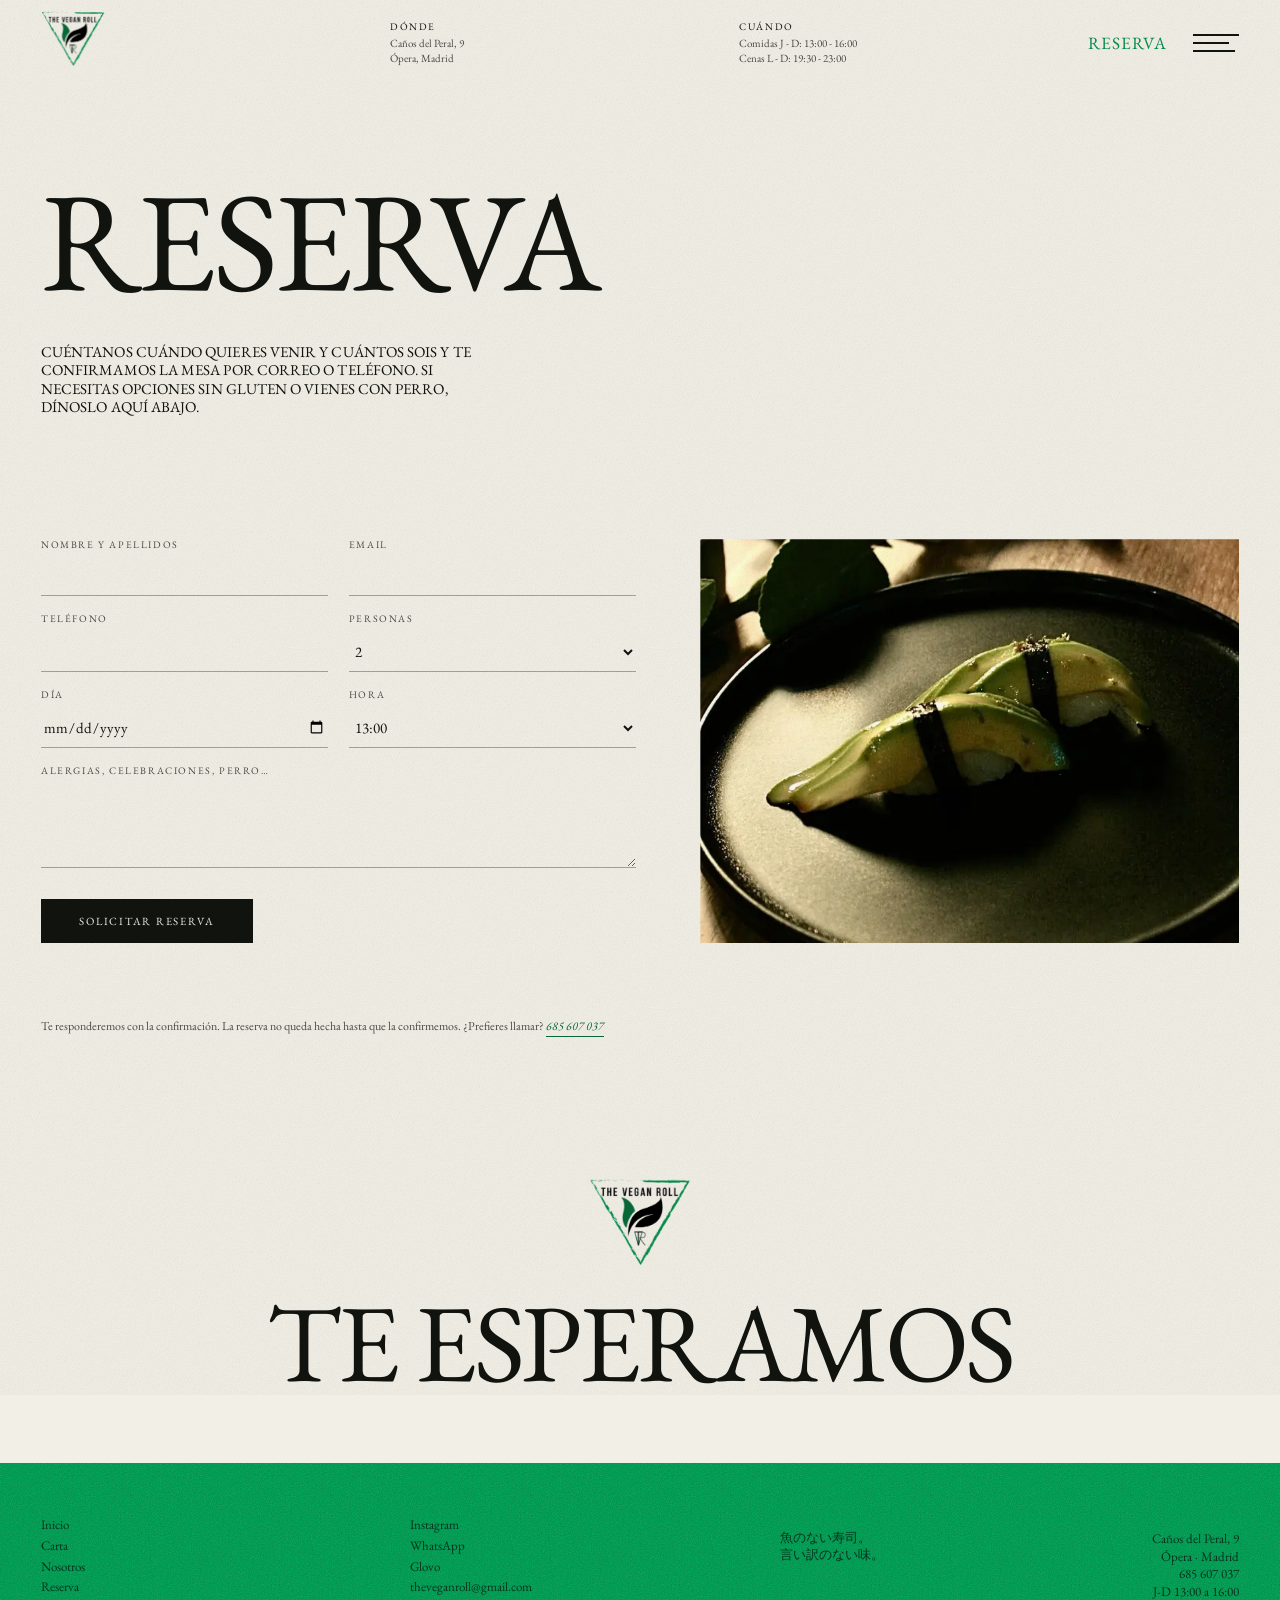
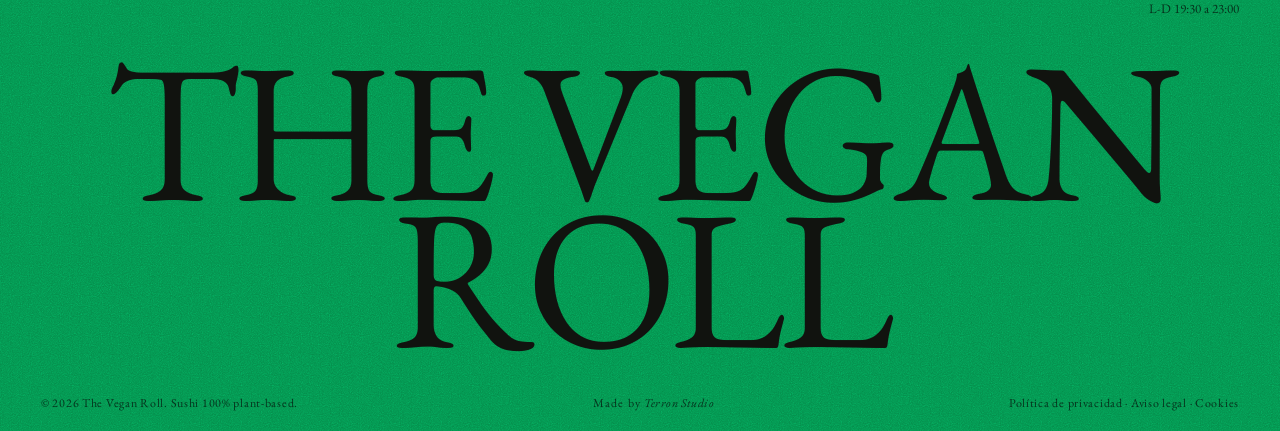
<file: reserva.html>
<!doctype html>
<html lang="es">
<head>
<meta charset="utf-8">
<meta name="viewport" content="width=device-width, initial-scale=1">
<title>Reserva — The Vegan Roll</title>
<meta name="description" content="Reserva mesa en The Vegan Roll, sushi 100% vegano en Caños del Peral 9, Ópera, Madrid. Comidas de jueves a domingo y cenas toda la semana.">
<link rel="icon" href="assets/logo/logo-negro.png">
<link rel="preconnect" href="https://fonts.googleapis.com">
<link rel="preconnect" href="https://fonts.gstatic.com" crossorigin>
<link href="https://fonts.googleapis.com/css2?family=EB+Garamond:ital,wght@0,400;0,500;1,400&display=swap" rel="stylesheet">
<link rel="stylesheet" href="assets/css/style.css">
<link rel="canonical" href="https://theveganroll.com/reserva.html">
<meta name="theme-color" content="#f2efe7" media="(prefers-color-scheme: light)">
<meta name="theme-color" content="#11130f" media="(prefers-color-scheme: dark)">
<meta name="format-detection" content="telephone=no">
<link rel="apple-touch-icon" href="assets/logo/logo-negro.png">
<meta property="og:type" content="website">
<meta property="og:site_name" content="The Vegan Roll">
<meta property="og:locale" content="es_ES">
<meta property="og:url" content="https://theveganroll.com/reserva.html">
<meta property="og:title" content="Reserva — The Vegan Roll">
<meta property="og:description" content="Reserva mesa en The Vegan Roll, sushi 100% vegano en Caños del Peral 9, Ópera, Madrid. Comidas de jueves a domingo y cenas toda la semana.">
<meta property="og:image" content="https://theveganroll.com/assets/img/og.jpg">
<meta property="og:image:width" content="1200">
<meta property="og:image:height" content="630">
<meta property="og:image:alt" content="Sushi vegano de The Vegan Roll">
<meta name="twitter:card" content="summary_large_image">
<meta name="twitter:title" content="Reserva — The Vegan Roll">
<meta name="twitter:description" content="Reserva mesa en The Vegan Roll, sushi 100% vegano en Caños del Peral 9, Ópera, Madrid. Comidas de jueves a domingo y cenas toda la semana.">
<meta name="twitter:image" content="https://theveganroll.com/assets/img/og.jpg">
</head>
<body>

<header class="header" data-header>
  <div class="header__in">
    <a class="brand" href="index.html" aria-label="The Vegan Roll — inicio">
      <img src="assets/logo/logo-negro.png" alt="The Vegan Roll">
    </a>
    <dl class="meta meta--hide-s">
      <dt>Dónde</dt><dd>Caños del Peral, 9</dd><dd>Ópera, Madrid</dd>
    </dl>
    <dl class="meta meta--hide-s">
      <dt>Cuándo</dt><dd>Comidas J - D: 13:00 - 16:00</dd><dd>Cenas L - D: 19:30 - 23:00</dd>
    </dl>
    <a class="header__cta" href="reserva.html">Reserva</a>
    <button class="burger" data-burger type="button" aria-label="Abrir menú" aria-expanded="false" aria-controls="nav">
      <span></span><span></span><span></span>
    </button>
  </div>
</header>

<nav class="nav" id="nav" data-nav aria-hidden="true">
  <div class="nav__inner">
    <div class="nav__media" data-nav-media aria-hidden="true">
      <figure class="nav__img nav__img--base" data-img="__base"><img src="assets/img/w/local-11-800.webp" alt="" loading="lazy" srcset="assets/img/w/local-11-480.webp 480w, assets/img/w/local-11-800.webp 800w, assets/img/w/local-11-1024.webp 1024w, assets/img/w/local-11-1280.webp 1280w" sizes="(max-width: 900px) 72vw, 23vw" width="1170" height="1712" decoding="async"></figure>
      <figure class="nav__img" data-img="inicio"><img src="assets/img/w/local-01-800.webp" alt="" loading="lazy" srcset="assets/img/w/local-01-480.webp 480w, assets/img/w/local-01-800.webp 800w, assets/img/w/local-01-1024.webp 1024w, assets/img/w/local-01-1280.webp 1280w" sizes="(max-width: 900px) 72vw, 23vw" width="1170" height="1683" decoding="async"></figure>
      <figure class="nav__img" data-img="carta"><img src="assets/img/w/sushi-box-800.webp" alt="" loading="lazy" srcset="assets/img/w/sushi-box-480.webp 480w, assets/img/w/sushi-box-800.webp 800w, assets/img/w/sushi-box-1024.webp 1024w, assets/img/w/sushi-box-1280.webp 1280w" sizes="(max-width: 900px) 72vw, 23vw" width="1280" height="1376" decoding="async"></figure>
      <figure class="nav__img" data-img="nosotros"><img src="assets/img/w/local-09-800.webp" alt="" loading="lazy" srcset="assets/img/w/local-09-480.webp 480w, assets/img/w/local-09-800.webp 800w, assets/img/w/local-09-1024.webp 1024w, assets/img/w/local-09-1280.webp 1280w" sizes="(max-width: 900px) 72vw, 23vw" width="1170" height="1686" decoding="async"></figure>
      <figure class="nav__img" data-img="reserva"><img src="assets/img/w/local-05-800.webp" alt="" loading="lazy" srcset="assets/img/w/local-05-480.webp 480w, assets/img/w/local-05-800.webp 800w, assets/img/w/local-05-1024.webp 1024w, assets/img/w/local-05-1280.webp 1280w" sizes="(max-width: 900px) 72vw, 23vw" width="1170" height="1722" decoding="async"></figure>
      <figure class="nav__img" data-img="instagram"><img src="assets/img/w/krunchy-800.webp" alt="" loading="lazy" srcset="assets/img/w/krunchy-480.webp 480w, assets/img/w/krunchy-800.webp 800w, assets/img/w/krunchy-1024.webp 1024w, assets/img/w/krunchy-1280.webp 1280w" sizes="(max-width: 900px) 72vw, 23vw" width="1280" height="1924" decoding="async"></figure>
    </div>

    <ul class="nav__list">
      <li class="nav__item"><a href="index.html" data-img="inicio">Inicio</a></li>
      <li class="nav__item"><a href="carta.html" data-img="carta">Carta</a></li>
      <li class="nav__item"><a href="nosotros.html" data-img="nosotros">Nosotros</a></li>
      <li class="nav__item"><a href="reserva.html" data-img="reserva">Reserva</a></li>
      <li class="nav__item"><a href="https://www.instagram.com/theveganroll/" target="_blank" rel="noopener" data-img="instagram">Instagram</a></li>
    </ul>
  </div>
</nav>

<main>

  <section class="page-head wrap">
    <h1 data-anim data-anim-delay="1">Reserva</h1>
    <p class="copy page-head__note" data-anim data-anim-delay="2">
      Cuéntanos cuándo quieres venir y cuántos sois y te confirmamos la mesa por correo o
      teléfono. Si necesitas opciones sin gluten o vienes con perro, dínoslo aquí abajo.
    </p>
  </section>

  <section class="booking wrap">
    <form class="form" id="booking-form" action="/api/reserva" method="post" novalidate>
      <div class="form__row">
        <div class="field">
          <label for="nombre">Nombre y apellidos</label>
          <input id="nombre" name="nombre" type="text" autocomplete="name" required>
        </div>
        <div class="field">
          <label for="email">Email</label>
          <input id="email" name="email" type="email" autocomplete="email" required>
        </div>
      </div>

      <div class="form__row">
        <div class="field">
          <label for="telefono">Teléfono</label>
          <input id="telefono" name="telefono" type="tel" autocomplete="tel" required>
        </div>
        <div class="field">
          <label for="personas">Personas</label>
          <select id="personas" name="personas">
            <option>1</option><option selected>2</option><option>3</option><option>4</option>
            <option>5</option><option>6</option><option>7 o más</option>
          </select>
        </div>
      </div>

      <div class="form__row">
        <div class="field">
          <label for="fecha">Día</label>
          <input id="fecha" name="fecha" type="date" required>
        </div>
        <div class="field">
          <label for="hora">Hora</label>
          <select id="hora" name="hora" required>
            <optgroup label="Comidas (jueves a domingo)">
              <option>13:00</option><option>13:30</option><option>14:00</option>
              <option>14:30</option><option>15:00</option>
            </optgroup>
            <optgroup label="Cenas (toda la semana)">
              <option>19:30</option><option>20:00</option><option>20:30</option>
              <option>21:00</option><option>21:30</option><option>22:00</option>
            </optgroup>
          </select>
        </div>
      </div>

      <div class="field">
        <label for="notas">Alergias, celebraciones, perro…</label>
        <textarea id="notas" name="notas"></textarea>
      </div>

      <!-- Trampa antispam: invisible para las personas -->
      <div class="field field--hp" aria-hidden="true">
        <label for="empresa">No rellenar</label>
        <input id="empresa" name="empresa" type="text" tabindex="-1" autocomplete="off">
      </div>

      <button class="btn" type="submit" data-submit>Solicitar reserva</button>
      <p class="form__status" data-status role="status" aria-live="polite"></p>
      <p class="form__note">
        Te responderemos con la confirmación. La reserva no queda hecha hasta que la confirmemos.
        ¿Prefieres llamar? <a class="link-u" href="tel:+34685607037" style="font-size:inherit">685 607 037</a>
      </p>
    </form>

    <aside class="booking__aside">
      <figure data-anim="mask">
        <img src="assets/img/w/local-05-800.webp" alt="Mesa preparada en The Vegan Roll" loading="lazy" srcset="assets/img/w/local-05-480.webp 480w, assets/img/w/local-05-800.webp 800w, assets/img/w/local-05-1024.webp 1024w, assets/img/w/local-05-1280.webp 1280w" sizes="(max-width: 1080px) 92vw, 44vw" width="1170" height="1722" decoding="async">
      </figure>
    </aside>
  </section>

  <section class="wordmark">
    <img class="wordmark__leaf" src="assets/logo/logo-negro.png" alt="" data-anim>
    <h2 data-anim>Te esperamos</h2>
  </section>

</main>

<footer class="footer">
  <div class="footer__top">
    <ul class="footer__col">
      <li><a href="index.html">Inicio</a></li>
      <li><a href="carta.html">Carta</a></li>
      <li><a href="nosotros.html">Nosotros</a></li>
      <li><a href="reserva.html">Reserva</a></li>
    </ul>
    <ul class="footer__col">
      <li><a href="https://www.instagram.com/theveganroll/" target="_blank" rel="noopener">Instagram</a></li>
      <li><a href="https://wa.me/34685607037" target="_blank" rel="noopener">WhatsApp</a></li>
      <li><a href="https://glovoapp.com/es/es/madrid/stores/the-vegan-roll-madrid" target="_blank" rel="noopener">Glovo</a></li>
      <li><a href="mailto:theveganroll@gmail.com">theveganroll@gmail.com</a></li>
    </ul>
    <p class="footer__col">魚のない寿司。<br>言い訳のない味。</p>
    <p class="footer__addr">
      Caños del Peral, 9<br>Ópera · Madrid<br><a href="tel:+34685607037">685 607 037</a><br>
      J-D 13:00 a 16:00<br>L-D 19:30 a 23:00
    </p>
  </div>
  <h2 class="footer__mark">The Vegan Roll</h2>
  <div class="footer__legal">
    <span>© <span data-year>2026</span> The Vegan Roll. Sushi 100% plant-based.</span>
    <span class="footer__credit">Made by <a href="https://terron-studio.com" target="_blank" rel="noopener"><em>Terron Studio</em></a></span>
    <span><a href="privacidad.html">Política de privacidad</a> · <a href="aviso-legal.html">Aviso legal</a> · <a href="cookies.html">Cookies</a></span>
  </div>
</footer>


<script src="assets/js/main.js"></script>
<script>
  // Envío de la reserva a la función serverless /api/reserva.
  const form = document.getElementById('booking-form');
  const status = form.querySelector('[data-status]');
  const button = form.querySelector('[data-submit]');

  form.addEventListener('submit', async (e) => {
    e.preventDefault();
    if (!form.checkValidity()) {
      form.reportValidity();
      return;
    }

    const data = Object.fromEntries(new FormData(form).entries());
    button.disabled = true;
    status.textContent = 'Enviando…';
    status.className = 'form__status';

    try {
      const res = await fetch(form.action, {
        method: 'POST',
        headers: { 'Content-Type': 'application/json' },
        body: JSON.stringify(data)
      });
      if (!res.ok) throw new Error(await res.text());

      form.reset();
      status.className = 'form__status is-ok';
      status.textContent = '¡Recibida! Te escribimos en cuanto confirmemos la mesa.';
    } catch (err) {
      status.className = 'form__status is-error';
      status.innerHTML = 'No hemos podido enviar la solicitud. Llámanos al ' +
        '<a href="tel:+34685607037">685 607 037</a> y te atendemos al momento.';
    } finally {
      button.disabled = false;
    }
  });
</script>
</body>
</html>
</file>
<file: assets/css/style.css>
/* ==========================================================================
   The Vegan Roll — 2.0
   Dirección de arte: editorial, tipografía serif a gran escala, papel + tinta,
   verde de marca como color de bloque. Animaciones ligadas al scroll.
   ========================================================================== */

/* ---------- Tokens ---------- */
:root {
  --paper: #f2efe7;
  --paper-2: #e9e5da;
  --ink: #11130f;
  --ink-soft: #4a4c45;
  --green: #048d4b;
  --green-deep: #08693a;
  --green-ink: #06331d;

  --max: 1680px;
  --gut: clamp(18px, 3.2vw, 56px);

  --f-display: "EB Garamond", "Apple Garamond", Garamond, "Times New Roman", serif;
  --f-ui: "EB Garamond", Garamond, serif;

  --ease: cubic-bezier(0.16, 1, 0.3, 1);
  --dur: 0.9s;
}

/* ---------- Reset ---------- */
*, *::before, *::after { box-sizing: border-box; }
html, body { margin: 0; padding: 0; }
html { -webkit-text-size-adjust: 100%; scroll-behavior: smooth; }
img, video { display: block; max-width: 100%; height: auto; }
a { color: inherit; text-decoration: none; }
button { font: inherit; color: inherit; background: none; border: 0; cursor: pointer; }
ul { margin: 0; padding: 0; list-style: none; }

body {
  background: var(--paper);
  color: var(--ink);
  font-family: var(--f-display);
  font-size: clamp(15px, 1.05vw, 18px);
  line-height: 1.28;
  overflow-x: hidden;
  -webkit-font-smoothing: antialiased;
}

/* Grano de papel sobre todo el documento */
body::after {
  content: "";
  position: fixed;
  inset: -55%;
  z-index: 9999;
  pointer-events: none;
  opacity: 0.4;
  mix-blend-mode: multiply;
  animation: grain 0.9s steps(1, end) infinite;
  will-change: transform;
  background-image: url("data:image/svg+xml,%3Csvg xmlns='http://www.w3.org/2000/svg' width='180' height='180'%3E%3Cfilter id='n'%3E%3CfeTurbulence type='fractalNoise' baseFrequency='0.85' numOctaves='4' stitchTiles='stitch'/%3E%3CfeColorMatrix type='saturate' values='0'/%3E%3C/filter%3E%3Crect width='180' height='180' filter='url(%23n)' opacity='0.42'/%3E%3C/svg%3E");
}

::selection { background: var(--green); color: #fff; }

html { scrollbar-color: var(--green) var(--paper-2); scrollbar-width: thin; }
::-webkit-scrollbar { width: 10px; height: 10px; }
::-webkit-scrollbar-track { background: var(--paper-2); }
::-webkit-scrollbar-thumb { background: var(--green); }
::-webkit-scrollbar-thumb:hover { background: var(--green-deep); }

/* ---------- Utilidades ---------- */
.wrap { width: 100%; max-width: var(--max); margin-inline: auto; padding-inline: var(--gut); }

.eyebrow {
  font-size: clamp(11px, 0.78vw, 13px);
  letter-spacing: 0.24em;
  text-transform: uppercase;
  color: var(--green-deep);
}
.copy {
  text-transform: uppercase;
  font-size: clamp(15px, 1.15vw, 21px);
  line-height: 1.22;
  letter-spacing: 0.005em;
  max-width: 62ch;
}

.link-u {
  display: inline-block;
  width: fit-content;
  justify-self: start;
  align-self: start;
  color: var(--green-deep);
  border-color: var(--green);
  font-style: italic;
  font-size: clamp(15px, 1.15vw, 20px);
  border-bottom: 1px solid currentColor;
  padding-bottom: 2px;
  transition: opacity 0.35s var(--ease), letter-spacing 0.45s var(--ease);
}
.link-u:hover { color: var(--ink); border-color: var(--ink); letter-spacing: 0.02em; }

.jp {
  font-size: 11px;
  letter-spacing: 0.18em;
  color: var(--ink-soft);
  writing-mode: vertical-rl;
}

/* ---------- Header ---------- */
.header {
  position: fixed;
  inset: 0 0 auto 0;
  z-index: 700;
  background: var(--paper);
  border-bottom: 1px solid transparent;
  transition: border-color 0.4s var(--ease), transform 0.55s var(--ease);
}
.header.is-hidden { transform: translateY(-105%); }
body.nav-open .header { transform: none; }
.header.is-stuck { border-color: rgba(4, 141, 75, 0.35); }

.header__in {
  display: grid;
  grid-template-columns: minmax(150px, 1fr) 1fr 1fr auto auto;
  align-items: start;
  gap: clamp(14px, 2vw, 40px);
  padding: 9px var(--gut) 8px;
  max-width: var(--max);
  margin-inline: auto;
}

.brand { display: block; width: clamp(62px, 5vw, 88px); }
.brand img { width: 100%; }

.meta { font-size: clamp(11px, 0.82vw, 14px); line-height: 1.32; }
.meta dt {
  text-transform: uppercase;
  letter-spacing: 0.16em;
  font-size: clamp(10px, 0.72vw, 12px);
  margin-bottom: 3px;
}
.meta dd { margin: 0; color: var(--ink-soft); }
.meta--hide-s { display: block; }

.header__cta {
  align-self: center;
  justify-self: end;
  text-transform: uppercase;
  letter-spacing: 0.06em;
  font-size: clamp(15px, 1.35vw, 24px);
  color: var(--green);
  transition: color 0.3s var(--ease);
}
.header__cta:hover { color: var(--ink); }

/* Botón menú (tres trazos irregulares, guiño al trazo pincel del logo) */
.burger {
  position: relative;
  align-self: center;
  justify-self: end;
  width: 46px;
  height: 44px;
  padding: 0;
  touch-action: manipulation;
}
.burger span {
  position: absolute;
  left: 0;
  height: 2px;
  background: var(--ink);
  transform-origin: center;
  transition: transform 0.5s var(--ease), opacity 0.3s var(--ease),
              width 0.5s var(--ease), top 0.4s var(--ease), background 0.3s var(--ease);
}
.burger span:nth-child(1) { top: calc(50% - 9px); width: 100%; }
.burger span:nth-child(2) { top: calc(50% - 1px); width: 78%; }
.burger span:nth-child(3) { top: calc(50% + 7px); width: 92%; }
.burger:hover span:nth-child(2) { width: 100%; }

body.nav-open .burger span {
  top: calc(50% - 1px);
  width: 100%;
  background: var(--paper);
}
body.nav-open .burger span:nth-child(1) { transform: rotate(45deg); }
body.nav-open .burger span:nth-child(2) { opacity: 0; }
body.nav-open .burger span:nth-child(3) { transform: rotate(-45deg); }


/* ---------- Grano sobre los bloques verdes ---------- */
.nav, .footer { position: relative; isolation: isolate; }
.nav::before, .footer::before {
  content: "";
  position: absolute;
  inset: -55%;
  z-index: 0;
  pointer-events: none;
  opacity: 0.55;
  mix-blend-mode: overlay;
  animation: grain 0.9s steps(1, end) infinite;
  will-change: transform;
  background-size: 200px 200px;
  background-image: url("data:image/svg+xml,%3Csvg xmlns='http://www.w3.org/2000/svg' width='200' height='200'%3E%3Cfilter id='g'%3E%3CfeTurbulence type='fractalNoise' baseFrequency='0.9' numOctaves='3' stitchTiles='stitch'/%3E%3CfeColorMatrix type='saturate' values='0'/%3E%3C/filter%3E%3Crect width='200' height='200' filter='url(%23g)'/%3E%3C/svg%3E");
}
.nav > *, .footer > * { position: relative; z-index: 1; }

/* Grano en movimiento, como en cine */
@keyframes grain {
  0%   { transform: translate(0, 0); }
  10%  { transform: translate(-4%, -3%); }
  20%  { transform: translate(-7%, 3%); }
  30%  { transform: translate(4%, -6%); }
  40%  { transform: translate(-3%, 6%); }
  50%  { transform: translate(-8%, -2%); }
  60%  { transform: translate(5%, 4%); }
  70%  { transform: translate(-2%, -7%); }
  80%  { transform: translate(6%, 2%); }
  90%  { transform: translate(-6%, -4%); }
  100% { transform: translate(0, 0); }
}

/* ---------- Nav overlay ---------- */
.nav {
  position: fixed;
  inset: 0;
  z-index: 600;
  background: var(--green);
  color: var(--paper);
  display: grid;
  padding: clamp(80px, 11vh, 140px) var(--gut) clamp(40px, 7vh, 80px);
  clip-path: inset(0 0 100% 0);
  transition: clip-path 0.9s var(--ease);
  pointer-events: none;
  overflow: hidden;
}
body.nav-open .nav { clip-path: inset(0 0 0 0); pointer-events: auto; }

/* Con el menú abierto, la cabecera se reduce al botón de cierre. */
body.nav-open .header { background: transparent; border-color: transparent; }
body.nav-open .header .brand,
body.nav-open .header .meta,
body.nav-open .header__cta { opacity: 0; pointer-events: none; transition: opacity 0.3s var(--ease); }

.nav__inner {
  position: relative;
  display: grid;
  align-items: center;
}

/* Cada palabra abre su imagen en un sitio distinto del lienzo */
.nav__media {
  position: absolute;
  inset: 0;
  pointer-events: none;
  transition: transform 0.9s var(--ease);
}
.nav__img {
  position: absolute;
  margin: 0;
  overflow: hidden;
  aspect-ratio: 4 / 5;
  opacity: 0;
  transition: opacity 0.55s var(--ease);
  rotate: var(--rot, 0deg);
}
.nav__img.is-on { opacity: 1; }

/* Imagen por defecto: centrada en el lado izquierdo */
.nav__img--base {
  left: 8vw;
  top: 50%;
  width: clamp(200px, 23vw, 350px);
  translate: 0 -50%;
}
.nav__img[data-img="inicio"]    { left: 3vw;  top: 4vh;  width: clamp(150px, 17vw, 270px); --rot: -3deg; }
.nav__img[data-img="carta"]     { left: 28vw; top: 36vh; width: clamp(130px, 14vw, 225px); --rot: 2.5deg; }
.nav__img[data-img="nosotros"]  { left: 6vw;  top: 38vh; width: clamp(140px, 16vw, 250px); --rot: -1.5deg; }
.nav__img[data-img="reserva"]   { left: 32vw; top: 2vh;  width: clamp(130px, 14vw, 220px); --rot: 4deg; }
.nav__img[data-img="instagram"] { left: 15vw; top: 22vh; width: clamp(160px, 20vw, 300px); --rot: -2deg; }
.nav__img img {
  width: 100%;
  height: 100%;
  object-fit: cover;
  transform: scale(1.08);
  transition: transform 1.4s var(--ease);
}
.nav__img.is-on img { transform: scale(1); }

.nav__list {
  position: relative;
  display: grid;
  align-content: center;
  gap: clamp(2px, 0.6vh, 10px);
  justify-self: end;
  text-align: right;
  padding-right: clamp(0px, 4vw, 90px);
}
.nav__item { overflow: hidden; }
.nav__item a {
  display: block;
  font-size: clamp(34px, 5.6vw, 92px);
  line-height: 1.04;
  text-transform: uppercase;
  transform: translateY(110%);
  transition: transform 0.8s var(--ease), opacity 0.1s linear;
  opacity: 0;
}
body.nav-open .nav__item a { transform: translateY(0); opacity: 1; }
.nav__item:nth-child(1) a { transition-delay: 0.12s, 0s; }
.nav__item:nth-child(2) a { transition-delay: 0.18s, 0s; }
.nav__item:nth-child(3) a { transition-delay: 0.24s, 0s; }
.nav__item:nth-child(4) a { transition-delay: 0.3s, 0s; }
.nav__item:nth-child(5) a { transition-delay: 0.36s, 0s; }

/* Al señalar una palabra, las demás se apagan */
.nav__list:hover .nav__item a { opacity: 0.45; }
.nav__list .nav__item a:hover { opacity: 1; font-style: italic; }

/* ---------- Hero ---------- */
.hero {
  position: relative;
  min-height: 100svh;
  padding-top: clamp(120px, 16vh, 190px);
  display: grid;
  place-items: center;
  overflow: clip;
}
.hero__title {
  position: relative;
  z-index: 3;
  grid-area: 1 / 1;
  margin: clamp(12px, 4vh, 46px) 0 0;
  align-self: start;
  width: 100%;
  padding-inline: var(--gut);
  font-weight: 400;
  font-size: clamp(38px, 7.4vw, 122px);
  line-height: 0.94;
  letter-spacing: -0.015em;
  text-transform: uppercase;
  mix-blend-mode: difference;
  color: #fff;
}
.hero__media {
  grid-area: 1 / 1;
  margin: 0;
  width: min(58vw, 900px);
  aspect-ratio: 4 / 3.4;
  overflow: hidden;
  transform: scale(0.94);
  will-change: transform;
  /* Color medio de la foto del hero: mientras la imagen llega, el hueco no es
     un rectángulo de papel en blanco. */
  background: #55552a;
}
.hero__media img {
  width: 100%;
  height: 100%;
  object-fit: cover;
  transform: scale(1.12);
  will-change: transform;
}

/* ---------- Marquee ---------- */
.marquee {
  border-block: 1px solid rgba(17, 19, 15, 0.16);
  padding: 10px 0;
  overflow: hidden;
  white-space: nowrap;
}
.marquee__track { display: inline-flex; gap: 2.4em; will-change: transform; }
.marquee span:nth-child(even) { color: var(--green); }
.marquee--green span:nth-child(even) { color: var(--paper); }
.marquee span {
  text-transform: uppercase;
  letter-spacing: 0.16em;
  font-size: clamp(12px, 0.95vw, 15px);
}
.marquee--green { background: var(--green); color: var(--paper); border-color: transparent; }

/* ---------- Bloques de texto / imagen ---------- */
.split {
  display: grid;
  grid-template-columns: 1fr 1fr;
  gap: clamp(24px, 5vw, 90px);
  align-items: end;
  padding-block: clamp(70px, 14vh, 190px);
}
.split--reverse > figure { order: 2; }
.split figure { margin: 0; overflow: hidden; aspect-ratio: 4 / 4.6; }
.split figure img { width: 100%; height: 100%; object-fit: cover; will-change: transform; }
.split__text { padding-bottom: clamp(0px, 4vh, 40px); }
.split__text .copy + .link-u { margin-top: clamp(22px, 4vh, 46px); }

/* ---------- Palabra gigante revelada por scroll ---------- */
.reveal-block {
  position: relative;
  padding-block: clamp(60px, 18vh, 200px) clamp(120px, 26vh, 280px);
  min-height: 175vh;
}
.reveal-block__sticky {
  position: sticky;
  top: 24vh;
  height: 0;
  pointer-events: none;
}
.reveal-word {
  margin: 0;
  font-weight: 400;
  font-size: clamp(52px, 13.5vw, 230px);
  line-height: 0.86;
  letter-spacing: -0.02em;
  text-transform: uppercase;
  white-space: nowrap;
}
.reveal-word span {
  display: inline-block;
  opacity: 0;
  filter: blur(14px);
  transform: translateY(0.14em);
  will-change: filter, opacity, transform;
}
.reveal-block__body {
  position: relative;
  z-index: 2;
  margin-top: clamp(320px, 78vh, 780px);
  display: grid;
  justify-items: center;
  text-align: center;
  gap: clamp(20px, 4vh, 40px);
}
.reveal-block__body .copy { text-align: center; max-width: 56ch; }
/* .link-u trae justify-self: start; en el bloque centrado hay que devolverlo
   al centro para que caiga justo debajo de su párrafo. */
.reveal-block__body .link-u { justify-self: center; }
.reveal-block--left .reveal-block__body { justify-items: start; text-align: left; }
.reveal-block--left .reveal-block__body .link-u { justify-self: start; }
.reveal-block--left .reveal-block__body .copy { text-align: left; }

/* ---------- Galería horizontal ---------- */
.gallery { padding-block: clamp(40px, 10vh, 120px); overflow: hidden; }
.gallery__row { display: flex; gap: clamp(10px, 1.4vw, 22px); width: max-content; will-change: transform; }
.gallery__row::-webkit-scrollbar { display: none; }
.gallery__item {
  width: clamp(220px, 24vw, 340px);
  aspect-ratio: 3 / 4;
  overflow: hidden;
  flex: none;
  transform: rotate(var(--r, 0deg));
}
.gallery__item img { width: 100%; height: 100%; object-fit: cover; transition: transform 1.2s var(--ease); }
.gallery__item:hover img { transform: scale(1.06); }
.gallery__item:nth-child(odd) { --r: -1.2deg; }
.gallery__item:nth-child(3n) { --r: 1.6deg; }
.gallery__item:nth-child(4n) { --r: -0.6deg; margin-top: clamp(14px, 3vh, 40px); }

/* ---------- Imagen a sangre con parallax ---------- */
.bleed {
  position: relative;
  height: clamp(60vh, 86vh, 900px);
  overflow: hidden;
}
.bleed img {
  position: absolute;
  inset: -12% 0 auto 0;
  width: 100%;
  height: 124%;
  object-fit: cover;
  will-change: transform;
}
.bleed__cap {
  position: absolute;
  left: var(--gut);
  bottom: clamp(18px, 4vh, 44px);
  color: var(--paper);
  text-transform: uppercase;
  letter-spacing: 0.18em;
  font-size: clamp(11px, 0.85vw, 14px);
  mix-blend-mode: difference;
}

/* ---------- Manifiesto ---------- */
.manifesto { position: relative; padding-block: clamp(80px, 16vh, 200px); }

/* Columna en vertical que asoma por debajo de la foto a sangre y acompaña al
   texto alineado a la derecha. z-index negativo y .manifesto SIN contexto de
   apilamiento propio (nada de z-index aquí): así queda por detrás de la foto,
   que es un positionado con z-index auto y se pinta por encima. */
.manifesto__ghost {
  position: absolute;
  z-index: -1;
  top: clamp(-140px, -10vw, -90px);
  left: var(--gut);
  margin: 0;
  writing-mode: vertical-rl;
  font-size: clamp(66px, 8vw, 116px);
  line-height: 1;
  letter-spacing: 0.04em;
  color: var(--green);
  opacity: 0.26;
  pointer-events: none;
  user-select: none;
  will-change: transform;
}
.manifesto__shape {
  max-width: min(760px, 92vw);
  margin-left: auto;              /* el bloque se apoya en el margen derecho */
  margin-right: 0;
  text-align: right;
  text-transform: uppercase;
  font-size: clamp(13px, 1.15vw, 19px);
  line-height: 1.36;
  hyphens: none;                  /* sin justificar no hacen falta guiones */
}
.manifesto__shape p { margin: 0; }
.manifesto__shape p + p { margin-top: 1.2em; }
.manifesto__shape .hl { font-style: normal; color: var(--green-deep); }

/* ---------- Wordmark gigante ---------- */
.wordmark {
  padding-block: clamp(30px, 8vh, 110px);
  padding-inline: var(--gut);
  max-width: var(--max);
  margin-inline: auto;
  display: grid;
  justify-items: center;
  gap: clamp(14px, 3vh, 30px);
}
.wordmark h2 {
  margin: 0;
  font-weight: 400;
  font-size: clamp(38px, 8.6vw, 150px);
  line-height: 0.88;
  letter-spacing: -0.03em;
  text-transform: uppercase;
  text-align: center;
}
.wordmark h2 sup { font-size: 0.18em; vertical-align: super; letter-spacing: 0; color: var(--green); }
.wordmark__leaf { width: clamp(70px, 8vw, 118px); opacity: 0.9; }
.wordmark > p { margin: 0; }

/* ---------- Reseñas ---------- */
.reviews {
  padding-block: clamp(60px, 12vh, 160px);
  display: grid;
  gap: clamp(34px, 7vh, 78px);
}
.reviews__head { display: grid; justify-items: start; gap: clamp(10px, 2vh, 20px); }
.reviews__head .story__lead { margin: 0 0 clamp(6px, 1.4vh, 16px); }
.reviews__score { margin: 0; display: flex; align-items: baseline; gap: 6px; }
.reviews__num {
  font-weight: 400;
  font-size: clamp(64px, 9.6vw, 168px);
  /* line-height por debajo de 1 recortaba la caja de línea y el dato de
     debajo se montaba encima del número. */
  line-height: 1;
  letter-spacing: -0.035em;
}
.reviews__of { font-size: clamp(18px, 1.9vw, 34px); color: var(--ink-soft); }
.reviews__meta {
  margin: 0;
  text-transform: uppercase;
  letter-spacing: 0.06em;
  font-size: clamp(12px, 0.95vw, 16px);
  color: var(--ink-soft);
}
.reviews__meta .link-u { font-size: inherit; letter-spacing: 0.06em; }

.reviews__list {
  display: grid;
  grid-template-columns: repeat(3, minmax(0, 1fr));
  gap: clamp(26px, 4vw, 72px);
}
/* Sin filetes: lo que abre cada reseña son las estrellas, igual que en
   Nosotros lo que abre cada bloque es el número. */
.review { display: grid; align-content: start; gap: 12px; }
.review__stars {
  margin: 0;
  color: var(--green);
  font-size: clamp(16px, 1.4vw, 22px);
  letter-spacing: 0.16em;
}
.review__text {
  margin: 0;
  text-transform: uppercase;
  font-size: clamp(14px, 1.05vw, 17px);
  line-height: 1.3;
}
.review__by {
  margin: 0;
  text-transform: uppercase;
  letter-spacing: 0.14em;
  font-size: clamp(11px, 0.85vw, 14px);
  color: var(--ink-soft);
}
.review__by cite {
  font-style: italic;
  text-transform: none;
  letter-spacing: 0;
  font-size: 1.2em;
  color: var(--green-deep);
}

/* ---------- Localización ---------- */
.place { padding-block: clamp(60px, 12vh, 160px); }
.place__grid {
  display: grid;
  grid-template-columns: 1.05fr 0.95fr;
  gap: clamp(24px, 5vw, 90px);
  align-items: center;
}
.place__data { display: grid; justify-items: start; gap: clamp(18px, 3.4vh, 40px); }
.place__rows { display: grid; gap: 14px; max-width: 46ch; }
.place__row {
  display: grid;
  grid-template-columns: 132px 1fr;
  gap: 14px;
  padding-block: 12px;
  border-top: 1px solid rgba(4, 141, 75, 0.3);
  text-transform: uppercase;
  font-size: clamp(12px, 0.95vw, 16px);
}
.place__row dt { letter-spacing: 0.14em; color: var(--green-deep); }
.place__row dd { margin: 0; }
.place__map { aspect-ratio: 5 / 6; overflow: hidden; }
.place__map img { width: 100%; height: 100%; object-fit: cover; }

/* ---------- Carta ---------- */
.page-head {
  padding-block: clamp(120px, 20vh, 220px) clamp(30px, 6vh, 70px);
  display: grid;
  gap: clamp(14px, 3vh, 28px);
}
.page-head h1 {
  margin: 0;
  font-weight: 400;
  font-size: clamp(46px, 11vw, 190px);
  line-height: 0.86;
  letter-spacing: -0.025em;
  text-transform: uppercase;
}
.page-head__note { max-width: 62ch; }

.menu-nav {
  position: sticky;
  /* --hh es el alto real de la cabecera, medido por JS. Antes había aquí un
     clamp a ojo (máx. 74px) que en escritorio se quedaba corto y dejaba el
     índice por debajo de la cabecera. */
  top: var(--hh);
  /* El desplazamiento va por transform, no por `top`: animar el offset de un
     sticky deja el valor congelado a mitad de camino en Chrome (y además
     provoca layout en cada frame). */
  transition: transform 0.55s var(--ease);
  z-index: 300;
  background: var(--paper);
  border-block: 1px solid rgba(17, 19, 15, 0.16);
  padding-block: 10px;
  margin-bottom: clamp(30px, 6vh, 70px);
}
.menu-nav ul {
  display: flex;
  gap: clamp(14px, 2.2vw, 34px);
  overflow-x: auto;
  overflow-y: hidden;              /* overflow-x:auto implica overflow-y:auto */
  overscroll-behavior-inline: contain;
  scrollbar-width: none;
  text-transform: uppercase;
  letter-spacing: 0.14em;
  font-size: clamp(11px, 0.85vw, 14px);
  white-space: nowrap;
}
.menu-nav ul::-webkit-scrollbar { display: none; }
/* Ancla de alto cero: marca la posición de flujo del índice, que ni el sticky
   ni el transform mueven. El JS la usa para calcular el desfase cuando la
   cabecera se esconde y el índice tiene que pegarse al borde superior. */
.menu-nav__anchor { height: 0; }
.menu-nav.is-instant { transition: none; }
.menu-nav a { padding-block: 4px; border-bottom: 1px solid transparent; }
.menu-nav a:hover, .menu-nav a.is-active { border-color: currentColor; color: var(--green); }

.course { padding-block: clamp(34px, 7vh, 84px); scroll-margin-top: calc(var(--hh) + 58px); }
.course__head {
  display: flex;
  align-items: baseline;
  justify-content: space-between;
  gap: 20px;
  border-bottom: 1px solid rgba(4, 141, 75, 0.4);
  padding-bottom: 12px;
  margin-bottom: clamp(20px, 4vh, 44px);
}
.course__head h2 {
  margin: 0;
  font-weight: 400;
  font-size: clamp(28px, 4.6vw, 74px);
  line-height: 0.9;
  text-transform: uppercase;
  letter-spacing: -0.015em;
}
.dishes { display: grid; grid-template-columns: repeat(2, minmax(0, 1fr)); gap: clamp(22px, 3vw, 54px); }
.dish { display: grid; gap: 8px; padding-bottom: clamp(16px, 2.4vh, 26px); }
.dish__top {
  display: flex;
  align-items: baseline;
  gap: 14px;
  justify-content: space-between;
}
.dish__name {
  text-transform: uppercase;
  font-size: clamp(15px, 1.35vw, 23px);
  letter-spacing: 0.005em;
}
.dish__name em { font-style: italic; text-transform: none; color: var(--green-deep); }
.dish__dots { flex: 1; border-bottom: 1px dotted rgba(17, 19, 15, 0.35); translate: 0 -4px; }
.dish__price { white-space: nowrap; font-size: clamp(14px, 1.2vw, 20px); color: var(--green-deep); }
.dish__desc { color: var(--ink-soft); font-size: clamp(13px, 1vw, 16.5px); line-height: 1.32; max-width: 54ch; }
.dish__tags { font-size: 12px; letter-spacing: 0.08em; color: var(--ink-soft); }

.allergens { padding-block: clamp(40px, 8vh, 90px); }
.allergens ul {
  display: flex;
  flex-wrap: wrap;
  gap: 10px 22px;
  text-transform: uppercase;
  font-size: clamp(12px, 0.92vw, 15px);
  letter-spacing: 0.08em;
  color: var(--ink-soft);
}

/* ---------- Nosotros ---------- */
.story { display: grid; gap: clamp(26px, 5vh, 60px); padding-block: clamp(40px, 8vh, 110px); }
.story__lead { font-size: clamp(19px, 2.1vw, 38px); line-height: 1.14; text-transform: uppercase; max-width: 30ch; }
.story__cols { columns: 2 260px; column-gap: clamp(24px, 4vw, 70px); }
.story__cols p { margin: 0 0 1.1em; break-inside: avoid; }
.values { display: grid; grid-template-columns: repeat(3, 1fr); gap: clamp(20px, 3vw, 56px); padding-block: clamp(40px, 8vh, 110px); }
/* Sin filetes: la estructura la marca el número, a gran escala. */
.value { display: grid; gap: 10px; }
.value__num {
  font-size: clamp(42px, 4.6vw, 80px);
  line-height: 0.86;
  letter-spacing: -0.02em;
  color: var(--green);
  margin-bottom: clamp(4px, 1.2vh, 14px);
}
.value h3 {
  margin: 0;
  font-weight: 400;
  text-transform: uppercase;
  font-size: clamp(17px, 1.6vw, 28px);
  line-height: 1.06;
}
.value p {
  margin: 0;
  color: var(--ink-soft);
  text-transform: uppercase;      /* como el resto del texto corrido */
  font-size: clamp(13px, 1vw, 16.5px);
  line-height: 1.3;
}

/* ---------- CTA final ---------- */
.cta {
  background: var(--ink);
  color: var(--paper);
  padding-block: clamp(70px, 15vh, 190px);
  text-align: center;
  display: grid;
  gap: clamp(18px, 3vh, 36px);
  justify-items: center;
}
.cta h2 {
  margin: 0;
  font-weight: 400;
  text-transform: uppercase;
  font-size: clamp(30px, 5.6vw, 96px);
  line-height: 0.94;
  letter-spacing: -0.02em;
  max-width: 18ch;
}
.cta .link-u { color: var(--green); border-color: var(--green); }
.cta .link-u:hover { color: var(--paper); border-color: var(--paper); }

/* ---------- Footer ---------- */
.footer {
  background: var(--green);
  color: var(--green-ink);
  padding: clamp(30px, 6vh, 64px) 0 0;
  overflow: hidden;
}
.footer__top {
  display: grid;
  grid-template-columns: 1fr 1fr 1fr auto;
  gap: clamp(18px, 3vw, 50px);
  padding-inline: var(--gut);
  max-width: var(--max);
  margin-inline: auto;
}
.footer a:hover { font-style: italic; }
.footer__col li + li { margin-top: 4px; }
.footer__col { font-size: clamp(13px, 1vw, 17px); }
.footer__addr { text-align: right; font-size: clamp(13px, 1vw, 17px); line-height: 1.34; }
.footer__mark {
  margin: clamp(10px, 3vh, 30px) 0 0;
  padding-inline: var(--gut);
  font-weight: 400;
  font-size: clamp(52px, 15.5vw, 268px);
  line-height: 0.74;
  letter-spacing: -0.035em;
  text-transform: uppercase;
  color: var(--ink);
  text-align: center;
  margin-bottom: clamp(18px, 3vh, 40px);
}
.footer__credit { letter-spacing: 0.1em; }
.footer__credit em {
  font-style: italic;
  letter-spacing: 0.04em;
  border-bottom: 1px solid transparent;
  transition: border-color 0.35s var(--ease);
}
.footer__credit a:hover em { border-color: currentColor; }

.footer__legal {
  display: flex;
  flex-wrap: wrap;
  justify-content: space-between;
  gap: 8px 20px;
  padding: 18px var(--gut) 20px;
  max-width: var(--max);
  margin-inline: auto;
  font-size: 12px;
  letter-spacing: 0.06em;
}

/* ---------- Animaciones de entrada ---------- */
[data-anim] { opacity: 0; transform: translateY(28px); }
[data-anim].is-in {
  opacity: 1;
  transform: none;
  transition: opacity 0.75s var(--ease), transform 0.85s var(--ease);
}
[data-anim="mask"] { opacity: 1; transform: none; overflow: hidden; }

/* Sin fondo de espera: los huecos de foto se quedan del color de la página y
   la imagen aparece de golpe, sin recuadro gris que parezca un error de carga. */
[data-anim="mask"] > img {
  clip-path: inset(0 0 100% 0);
  transform: scale(1.06);
  transition: clip-path 0.95s var(--ease), transform 1.2s var(--ease), opacity 0.5s linear;
}
[data-anim="mask"].is-in > img { clip-path: inset(0 0 0 0); transform: scale(1); }
/* La clase .img-fade la pone el JS: sin JS las fotos se ven sin fundido en
   vez de quedarse invisibles. */
.img-fade [data-anim="mask"] > img { opacity: 0; }
.img-fade [data-anim="mask"] > img.is-loaded { opacity: 1; }
[data-anim-delay="1"] { transition-delay: 0.1s; }
[data-anim-delay="2"] { transition-delay: 0.2s; }
[data-anim-delay="3"] { transition-delay: 0.3s; }

/* ---------- Responsive ---------- */
@media (max-width: 900px) {
  /* En móvil solo queda la imagen base, detrás de la lista */
  .nav__img { display: none; }
  .nav__img--base {
    display: block;
    left: 50%;
    top: 50%;
    width: 72vw;
    translate: -50% -50%;
    opacity: 0.22;
  }
  .nav__img--base.is-on { opacity: 0.22; }
  .nav__list { justify-self: start; text-align: left; padding-right: 0; }
}

@media (max-width: 1080px) {
  .header__in { grid-template-columns: 1fr auto auto; }
  .meta--hide-s { display: none; }
  .split, .place__grid { grid-template-columns: 1fr; align-items: start; }
  .split--reverse > figure { order: 0; }
  .dishes { grid-template-columns: 1fr; }
  .values { grid-template-columns: 1fr; }
  .footer__top { grid-template-columns: 1fr 1fr; }
  .footer__addr { text-align: left; grid-column: 1 / -1; }
  .hero__media { width: 84vw; }
}

@media (max-width: 620px) {
  .story__cols { columns: 1; }
  .place__row { grid-template-columns: 1fr; gap: 3px; }
  .reveal-block__sticky { top: 16vh; }
  .hero__title { font-size: clamp(30px, 9.6vw, 60px); }
}

@media (prefers-reduced-motion: reduce) {
  html { scroll-behavior: auto; }
  *, *::before, *::after { animation-duration: 0.01ms !important; transition-duration: 0.01ms !important; }
  [data-anim] { opacity: 1; transform: none; clip-path: none; }
  .reveal-word span { opacity: 1; filter: none; transform: none; }
}

/* ---------- Reserva ---------- */
.booking { display: grid; grid-template-columns: 1.05fr 0.95fr; gap: clamp(28px, 5vw, 90px); padding-block: clamp(30px, 6vh, 80px); align-items: stretch; }
.form { display: flex; flex-direction: column; gap: clamp(12px, 1.9vh, 19px); height: 100%; }
.form__row { display: grid; grid-template-columns: 1fr 1fr; gap: clamp(12px, 1.6vw, 22px); }
.field { display: grid; gap: 6px; }
.field label { text-transform: uppercase; letter-spacing: 0.16em; font-size: clamp(10px, 0.72vw, 12px); color: var(--ink-soft); }
.field input, .field select, .field textarea {
  font: inherit;
  color: var(--ink);
  background: transparent;
  border: 0;
  border-bottom: 1px solid rgba(17, 19, 15, 0.35);
  padding: 9px 2px;
  border-radius: 0;
  transition: border-color 0.35s var(--ease);
}
.field input:focus, .field select:focus, .field textarea:focus { outline: none; border-color: var(--green); }
.field textarea { resize: vertical; min-height: 84px; }
.btn {
  justify-self: start;
  align-self: flex-start;
  margin-top: clamp(6px, 1.5vh, 16px);
  padding: 15px clamp(24px, 3vw, 44px);
  background: var(--ink);
  color: var(--paper);
  text-transform: uppercase;
  letter-spacing: 0.16em;
  font-size: clamp(11px, 0.85vw, 14px);
  transition: background 0.4s var(--ease), letter-spacing 0.4s var(--ease);
}
.btn:hover { background: var(--green); letter-spacing: 0.22em; }
.form__note { margin-top: auto; font-size: clamp(12px, 0.9vw, 15px); color: var(--ink-soft); }
.booking__aside { display: grid; gap: clamp(16px, 3vh, 32px); align-self: start; }
.booking__aside figure { margin: 0; overflow: hidden; aspect-ratio: 4 / 3; }
.booking__aside figure img { width: 100%; height: 100%; object-fit: cover; }

@media (max-width: 1080px) {
  .booking { grid-template-columns: 1fr; }
}
@media (max-width: 620px) {
  .form__row { grid-template-columns: 1fr; }
}

/* ---------- Páginas legales ---------- */
.legal { padding-block: clamp(20px, 4vh, 50px) clamp(60px, 12vh, 140px); }
.legal__grid {
  display: grid;
  grid-template-columns: minmax(0, 22ch) minmax(0, 78ch);
  gap: clamp(24px, 5vw, 90px);
  align-items: start;
}
.legal__toc {
  position: sticky;
  top: clamp(78px, 11vh, 120px);
  display: grid;
  gap: 8px;
  font-size: clamp(12px, 0.9vw, 15px);
  text-transform: uppercase;
  letter-spacing: 0.1em;
}
.legal__toc a { color: var(--ink-soft); }
.legal__toc a:hover { color: var(--green-deep); }
.legal__body { display: grid; gap: clamp(26px, 4vh, 48px); }
.legal__body section { display: grid; gap: 12px; scroll-margin-top: 120px; }
.legal__body h2 {
  margin: 0;
  font-weight: 400;
  font-size: clamp(20px, 2vw, 34px);
  text-transform: uppercase;
  letter-spacing: -0.01em;
  padding-bottom: 10px;
  border-bottom: 1px solid rgba(4, 141, 75, 0.4);
}
.legal__body h3 { margin: 10px 0 0; font-weight: 400; font-size: clamp(15px, 1.2vw, 20px); text-transform: uppercase; }
.legal__body p, .legal__body li { margin: 0; font-size: clamp(14px, 1.05vw, 17px); line-height: 1.45; color: var(--ink-soft); max-width: 74ch; }
.legal__body ul { display: grid; gap: 7px; padding-left: 1.1em; list-style: disc; }
.legal__body a { color: var(--green-deep); border-bottom: 1px solid rgba(4, 141, 75, 0.4); }
.legal__body a:hover { border-color: currentColor; }
.legal__body strong { font-weight: 500; color: var(--ink); }
.legal__note {
  border-left: 2px solid var(--green);
  padding-left: 16px;
  font-size: clamp(13px, 1vw, 16px);
}
@media (max-width: 900px) {
  .legal__grid { grid-template-columns: 1fr; }
  .legal__toc { position: static; }
}

/* Estados del formulario de reserva */
.field--hp { position: absolute; left: -9999px; width: 1px; height: 1px; overflow: hidden; }
.form__status { min-height: 1.2em; font-size: clamp(13px, 1vw, 16px); color: var(--ink-soft); }
.form__status.is-ok { color: var(--green-deep); }
.form__status.is-error { color: #a3352b; }
.form__status a { border-bottom: 1px solid currentColor; }
.btn[disabled] { opacity: 0.5; pointer-events: none; }

/* ==========================================================================
   MÓVIL — versión optimizada (≤900px)
   Va al final a propósito: manda sobre todo lo anterior.
   ========================================================================== */

:root { --hh: 68px; }               /* alto real de la cabecera, lo fija el JS */

@media (max-width: 900px) {

  /* --- Base --- */
  body { font-size: 16px; }
  .copy { font-size: 15.5px; line-height: 1.28; letter-spacing: 0.01em; }

  /* --- Ritmo vertical ---
     Los paddings de escritorio están en vh, así que en un móvil alto dejaban
     200-270px entre secciones. Aquí se recortan a la mitad larga. */
  .split { padding-block: clamp(46px, 8vh, 78px); }
  .split__text { padding-bottom: 0; }
  .reveal-block { padding-block: clamp(42px, 7.5vh, 70px); }
  .gallery { padding-block: clamp(26px, 5vh, 48px); }
  .manifesto { padding-block: clamp(52px, 9vh, 84px); }
  .wordmark { padding-block: clamp(26px, 5vh, 48px); }
  .place { padding-block: clamp(46px, 8vh, 78px); }
  .cta { padding-block: clamp(54px, 10vh, 96px); }
  .page-head { padding-block: calc(var(--hh) + 26px) clamp(20px, 4vh, 38px); }
  .course { padding-block: clamp(26px, 5vh, 54px); }
  .allergens { padding-block: clamp(28px, 5vh, 56px); }
  .story { padding-block: clamp(32px, 6vh, 58px); }
  .values { padding-block: clamp(32px, 6vh, 58px); }
  .booking { padding-block: clamp(18px, 3vh, 34px); }
  .legal { padding-block: clamp(14px, 3vh, 28px) clamp(44px, 8vh, 76px); }

  /* El grano deja de animarse: repintar una capa fija a pantalla completa
     60 veces por segundo se come la batería y baja los FPS del scroll. */
  body::after { animation: none; inset: 0; opacity: 0.3; }
  .nav::before, .footer::before { animation: none; inset: 0; }

  /* --- Cabecera --- */
  .header__in { padding: 8px var(--gut); align-items: center; }
  .brand { width: 58px; }
  .header__cta {
    font-size: 15px;
    letter-spacing: 0.14em;
    padding: 10px 4px;                 /* área táctil */
  }

  /* --- Menú --- */
  .nav {
    padding: calc(var(--hh) + 24px) var(--gut)
             calc(env(safe-area-inset-bottom) + 28px);
    height: 100svh;
  }
  .nav__inner { align-content: center; }
  .nav__list { gap: 4px; }
  .nav__item a { font-size: clamp(38px, 11.5vw, 62px); line-height: 1.06; }
  .nav__list:hover .nav__item a { opacity: 1; }   /* sin hover en táctil */

  /* --- Hero: igual que en escritorio, la foto arranca pequeña y crece
         con el scroll; el titular va encima en mix-blend. --- */
  .hero {
    min-height: 80svh;
    padding-top: calc(var(--hh) + 18px);
  }
  /* La foto sube hasta cruzarse con las últimas líneas del titular: es ahí
     donde se ve el mix-blend-mode del texto sobre la imagen. */
  .hero__media {
    width: 86vw;
    align-self: start;
    margin-top: clamp(52px, 9vh, 96px);
  }
  .hero__title {
    margin-top: clamp(6px, 2vh, 20px);
    font-size: clamp(30px, 8.8vw, 58px);
    line-height: 1.0;
    text-wrap: pretty;
  }
  /* Se conserva el primer salto (el del diseño) y se dejan caer los demás:
     a este ancho solo generaban líneas huérfanas. */
  .hero__title br ~ br { display: none; }

  /* --- Marquesinas: animación CSS, fuera del bucle de JS --- */
  .marquee__track { animation: mq var(--mq-dur, 26s) linear infinite; }
  .marquee--green .marquee__track { --mq-dur: 22s; }
  @keyframes mq { to { transform: translate3d(-50%, 0, 0); } }

  /* --- Palabra gigante: sin 175vh de vacío --- */
  .reveal-block {
    min-height: 0;
    padding-block: clamp(56px, 11vh, 100px) clamp(56px, 11vh, 100px);
  }
  .reveal-block__sticky { position: static; height: auto; }
  .reveal-word { font-size: clamp(58px, 19vw, 110px); line-height: 0.9; }
  .reveal-block__body {
    margin-top: clamp(22px, 4vh, 44px);
    justify-items: start;
    text-align: left;
  }
  .reveal-block__body .copy { text-align: left; }

  /* --- Galería: se pasa con el dedo, no con el scroll de la página --- */
  .gallery { overflow: visible; padding-block: clamp(30px, 7vh, 70px); }
  .gallery__row {
    width: 100%;
    overflow-x: auto;
    overflow-y: hidden;            /* que no arrastre en vertical */
    overscroll-behavior-inline: contain;
    scroll-snap-type: x mandatory;
    -webkit-overflow-scrolling: touch;
    scrollbar-width: none;
    padding-inline: var(--gut);
    gap: 12px;
    transform: none !important;        /* anula el scrub del JS */
  }
  .gallery__item {
    width: 68vw;
    max-width: 320px;
    scroll-snap-align: center;
    transform: none;
    margin-top: 0;
  }

  /* --- Imagen a sangre: sin parallax en móvil, así que la foto se encuadra
         entera en lugar de dejarse el margen que se movía. --- */
  .bleed { height: 62svh; }
  .bleed img { inset: 0; height: 100%; }

  /* --- Reseñas --- */
  .reviews { padding-block: clamp(46px, 8vh, 78px); gap: clamp(26px, 5vh, 44px); }
  .reviews__num { font-size: clamp(64px, 22vw, 110px); }
  .reviews__list { grid-template-columns: 1fr; gap: 30px; }
  .review__text { font-size: 15px; }

  /* --- Localización --- */
  .place__grid { gap: clamp(28px, 6vh, 52px); }
  .place__map { aspect-ratio: 4 / 3; }
  /* La ficha de datos: filas a ancho completo (antes el max-width dejaba las
     líneas cortadas a media columna) y sin aire suelto entre etiqueta y dato. */
  .place__rows { max-width: none; width: 100%; gap: 0; }
  .place__row {
    padding-block: 15px;
    border-top: 1px solid rgba(4, 141, 75, 0.22);
    font-size: 14.5px;
    letter-spacing: 0.02em;
  }
  .place__row:last-child { border-bottom: 1px solid rgba(4, 141, 75, 0.22); }
  .place__row dt { font-size: 10.5px; letter-spacing: 0.22em; }
  .place__row dd a {
    color: var(--green-deep);
    text-decoration: underline;
    text-decoration-thickness: 1px;
    text-underline-offset: 4px;
  }
  .place__data { gap: clamp(22px, 4vh, 34px); }

  /* --- Carta --- */
  .menu-nav { padding-block: 12px; }
  .menu-nav ul {
    padding-inline: var(--gut);
    margin-inline: calc(var(--gut) * -1);
    font-size: 12px;
    gap: 20px;
  }
  .menu-nav a { padding-block: 8px; }
  .dishes { gap: 0; }
  .dish {
    gap: 7px;
    padding-block: 18px;
    border-bottom: 1px solid rgba(17, 19, 15, 0.1);
  }
  .dish:last-child { border-bottom: 0; }
  .dish__name { font-size: 17px; }
  .dish__desc { font-size: 14px; max-width: none; }
  .dish__dots { display: none; }          /* a este ancho los puntos solo hacen ruido */
  .dish__top { gap: 12px; }

  /* --- Nosotros --- */
  .values { gap: 30px; }

  /* --- Reserva: 16px evita que iOS haga zoom al enfocar --- */
  .field input, .field select, .field textarea { font-size: 16px; padding: 12px 2px; }
  .field select {
    appearance: none;
    -webkit-appearance: none;
    padding-right: 22px;
    background-repeat: no-repeat;
    background-position: right 2px center;
    background-size: 11px;
    background-image: url("data:image/svg+xml,%3Csvg xmlns='http://www.w3.org/2000/svg' viewBox='0 0 12 8'%3E%3Cpath d='M1 1l5 5 5-5' fill='none' stroke='%2308693a' stroke-width='1.4'/%3E%3C/svg%3E");
  }
  .btn { width: 100%; text-align: center; justify-self: stretch; padding: 18px 24px; font-size: 13px; }

  /* --- Pie: dos columnas de enlaces enfrentadas, y el resto centrado --- */
  .footer { padding-top: clamp(34px, 7vh, 56px); }
  .footer__top {
    grid-template-columns: 1fr 1fr;
    gap: 4px 16px;
    align-items: start;
  }
  .footer__col { font-size: 16px; }
  .footer__col li + li { margin-top: 6px; }
  .footer__col a, .footer__legal a { display: inline-block; padding-block: 5px; }

  .footer__col:nth-child(2) { text-align: right; }

  /* La línea en japonés y la dirección pasan a ancho completo y centradas */
  .footer__col:nth-child(3) {
    grid-column: 1 / -1;
    text-align: center;
    margin-top: clamp(30px, 6vh, 54px);
  }
  .footer__addr {
    grid-column: 1 / -1;
    text-align: center;
    margin-top: clamp(26px, 5vh, 46px);
    font-size: 15px;
    line-height: 1.42;
  }

  .footer__mark {
    font-size: 19vw;
    line-height: 0.8;
    margin-top: clamp(30px, 6vh, 56px);
    margin-bottom: clamp(20px, 4vh, 36px);
  }

  /* Legales: enlaces arriba, firma y copyright debajo. Todo centrado. */
  .footer__legal {
    flex-direction: column;
    align-items: center;
    text-align: center;
    gap: 10px;
    font-size: 12.5px;
    padding-top: 8px;
  }
  .footer__legal > :nth-child(1) { order: 3; }
  .footer__legal > :nth-child(2) { order: 2; }
  .footer__legal > :nth-child(3) { order: 1; }

  .footer { padding-bottom: env(safe-area-inset-bottom); }

  /* --- Legales --- */
  .legal__toc { display: none; }
}

@media (max-width: 900px) {
  /* Sin hueco a la izquierda que llenar, la columna vertical sobra. */
  .manifesto__ghost { display: none; }

  /* La alineación a la derecha es cosa de escritorio: en una columna estrecha
     el borde izquierdo dentado cuesta de leer. Aquí, a la izquierda. */
  .manifesto__shape {
    text-align: left;
    max-width: none;
    margin-inline: 0;
    font-size: 15px;
    line-height: 1.42;
  }
}

/* ==========================================================================
   Bloqueo de scroll con el menú abierto (iOS incluido)
   ========================================================================== */
body.nav-lock {
  position: fixed;
  inset: 0;
  width: 100%;
  overflow: hidden;
}

@media (hover: none) {
  /* Sin ratón no hay hover: que nada dependa de él. */
  .link-u:hover { letter-spacing: normal; }
  .btn:hover { letter-spacing: 0.16em; }
  .gallery__item:hover img { transform: none; }
}
</file>
